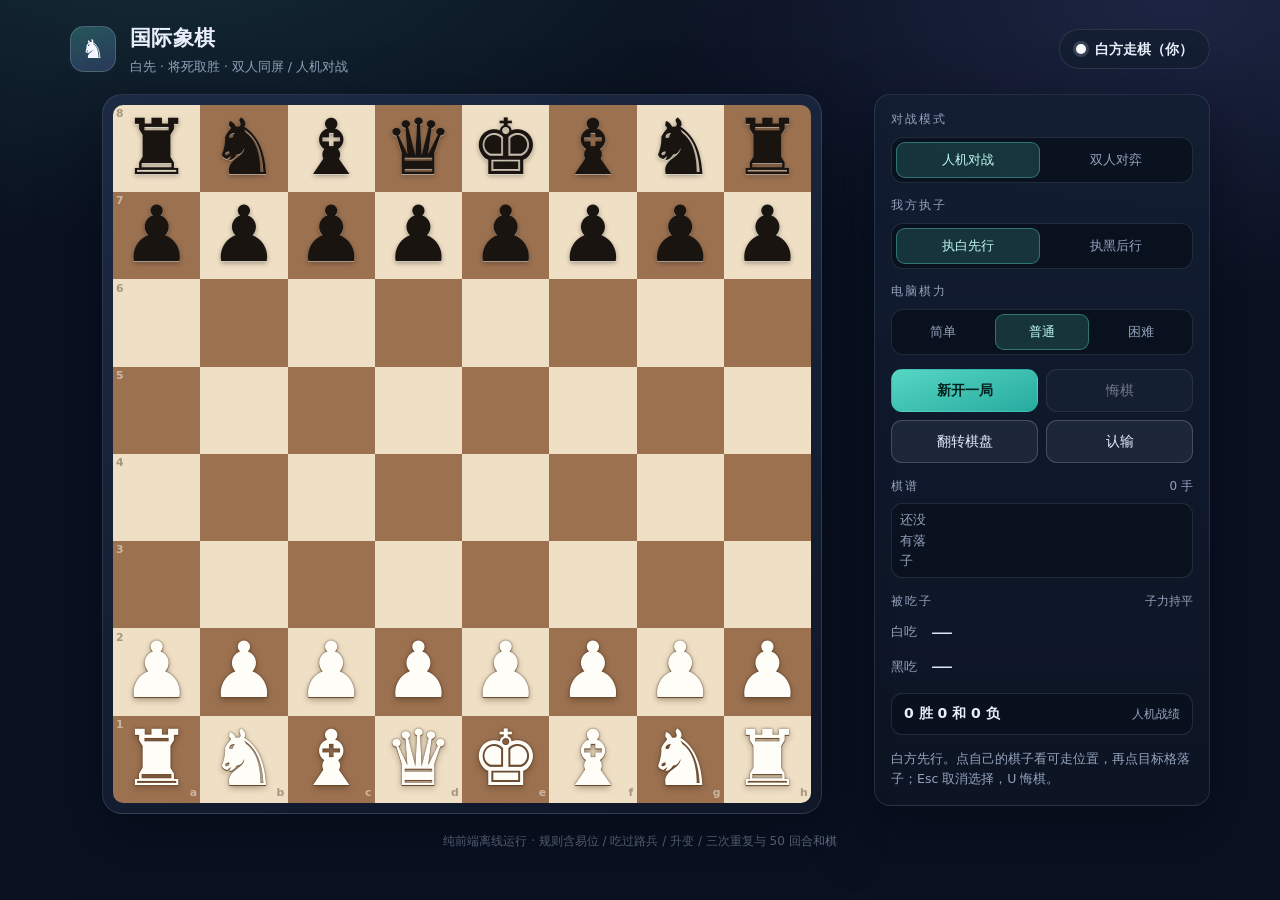
<file: chess/index.html>
<!DOCTYPE html>
<html lang="zh-CN">
<head>
<meta charset="utf-8">
<meta name="viewport" content="width=device-width, initial-scale=1, viewport-fit=cover">
<meta name="theme-color" content="#101827">
<title>国际象棋 · 双人对弈与电脑对战</title>
<meta name="description" content="标准 8×8 国际象棋：白先、将军与将死、王车易位、吃过路兵、兵升变一场齐全。">
<link rel="stylesheet" href="style.css">
</head>
<body>
<div class="app">

  <header class="topbar">
    <div class="brand">
      <span class="brand-mark" aria-hidden="true">♞</span>
      <div>
        <h1>国际象棋</h1>
        <p class="brand-sub">白先 · 将死取胜 · 双人同屏 / 人机对战</p>
      </div>
    </div>
    <div class="turn-chip" id="statusChip">
      <span class="turn-dot" id="turnDot" aria-hidden="true"></span>
      <span id="statusText">白方走棋</span>
    </div>
  </header>

  <main class="stage">
    <section class="board-area">
      <div class="board-frame">
        <div class="board" id="board" role="grid" aria-label="国际象棋棋盘，点棋子选中，再点目标格落子"></div>
        <div class="promote" id="promote" hidden>
          <p class="promote-title">兵的升变</p>
          <div class="promote-row" id="promoRow"></div>
        </div>
        <div class="result" id="result" hidden>
          <div class="result-card">
            <p class="result-kicker" id="resultKicker">本局结束</p>
            <h2 class="result-title" id="resultTitle">白方胜</h2>
            <p class="result-copy" id="resultCopy"></p>
            <div class="result-actions">
              <button class="btn primary" id="againBtn" type="button">再来一局</button>
              <button class="btn" id="reviewBtn" type="button">看看棋盘</button>
            </div>
          </div>
        </div>
      </div>
      <p class="sr-only" id="liveStatus" aria-live="polite">白方走棋</p>
    </section>

    <aside class="panel">
      <div class="group">
        <span class="group-label">对战模式</span>
        <div class="seg" id="modeRow">
          <button class="seg-btn is-on" type="button" data-mode="ai">人机对战</button>
          <button class="seg-btn" type="button" data-mode="pvp">双人对弈</button>
        </div>
      </div>

      <div class="group" id="sideGroup">
        <span class="group-label">我方执子</span>
        <div class="seg" id="sideRow">
          <button class="seg-btn is-on" type="button" data-side="w">执白先行</button>
          <button class="seg-btn" type="button" data-side="b">执黑后行</button>
        </div>
      </div>

      <div class="group" id="levelGroup">
        <span class="group-label">电脑棋力</span>
        <div class="seg" id="levelRow">
          <button class="seg-btn" type="button" data-level="easy">简单</button>
          <button class="seg-btn is-on" type="button" data-level="normal">普通</button>
          <button class="seg-btn" type="button" data-level="hard">困难</button>
        </div>
      </div>

      <div class="actions">
        <button class="btn primary" id="newBtn" type="button">新开一局</button>
        <button class="btn" id="undoBtn" type="button">悔棋</button>
        <button class="btn" id="flipBtn" type="button">翻转棋盘</button>
        <button class="btn" id="resignBtn" type="button">认输</button>
      </div>

      <div class="group">
        <div class="group-head">
          <span class="group-label">棋谱</span>
          <span class="group-note" id="moveCount">0 手</span>
        </div>
        <ol class="moves" id="moveList"><li class="moves-empty">还没有落子</li></ol>
      </div>

      <div class="group">
        <div class="group-head">
          <span class="group-label">被吃子</span>
          <span class="group-note" id="materialNote">子力持平</span>
        </div>
        <div class="captured"><span class="cap-label">白吃</span><span class="cap-line" id="capturedW">—</span></div>
        <div class="captured"><span class="cap-label">黑吃</span><span class="cap-line" id="capturedB">—</span></div>
      </div>

      <div class="hud">
        <div class="hud-item"><b id="recVal">0 胜 0 和 0 负</b><span>人机战绩</span></div>
      </div>

      <p class="tip">白方先行。点自己的棋子看可走位置，再点目标格落子；Esc 取消选择，U 悔棋。</p>
    </aside>
  </main>

  <footer class="foot">纯前端离线运行 · 规则含易位 / 吃过路兵 / 升变 / 三次重复与 50 回合和棋</footer>
</div>

<script src="logic.js"></script>
<script src="ai.js"></script>
<script src="game.js"></script>
</body>
</html>
</file>
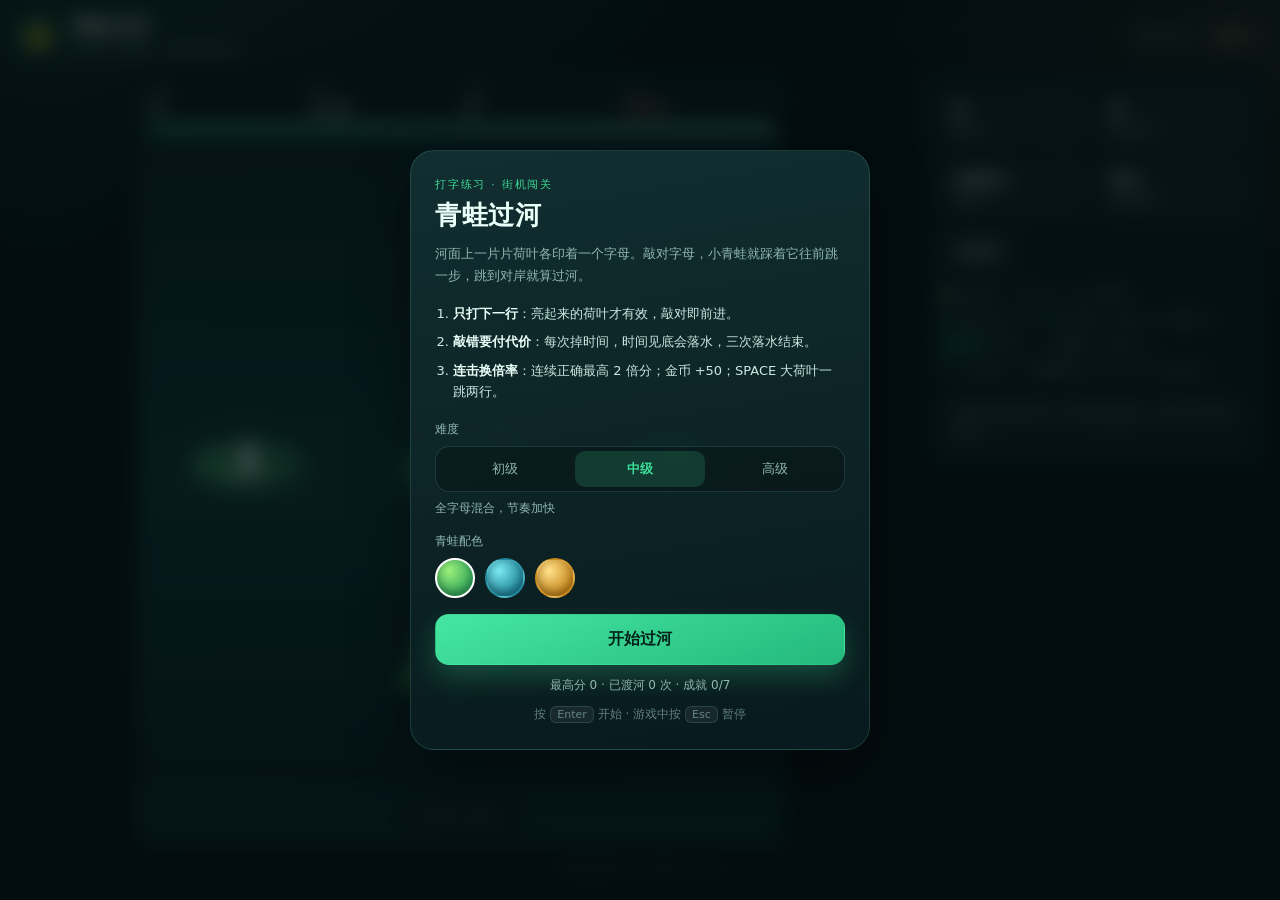
<file: frog-typing/index.html>
<!DOCTYPE html>
<html lang="zh-CN">
<head>
<meta charset="utf-8">
<meta name="viewport" content="width=device-width, initial-scale=1, viewport-fit=cover">
<meta name="theme-color" content="#07181c">
<meta name="description" content="敲对荷叶上的字母，帮小青蛙跳过河流：连击加分、金币道具、SPACE 大荷叶冲刺，支持初级/中级/高级三档难度。">
<title>青蛙过河 · 打字闯关</title>
<link rel="stylesheet" href="style.css">
</head>
<body>
<div class="app">

  <header class="topbar">
    <div class="brand">
      <span class="brand-mark" aria-hidden="true">🐸</span>
      <div>
        <h1>青蛙过河</h1>
        <p class="brand-sub">敲字母 · 跳荷叶 · 渡河收集金币</p>
      </div>
    </div>
    <div class="chips">
      <span class="chip" id="levelChip">第 1 关</span>
      <span class="chip gold" id="recordChip">最高 0</span>
    </div>
  </header>

  <main class="stage">
    <div class="pond">
      <div class="hud-bar">
        <div class="hud">
          <div class="hud-cell"><span>分数</span><b id="scoreVal">0</b></div>
          <div class="hud-cell"><span>倍率</span><b id="comboVal">×1.0</b></div>
          <div class="hud-cell"><span>金币</span><b id="coinVal">0</b></div>
          <div class="hud-cell"><span>生命</span><b id="lifeVal" class="lives">❤❤❤</b></div>
        </div>
        <div class="timebar" id="timebar"><i id="timeFill"></i></div>
      </div>

      <canvas id="river" width="760" height="760" aria-label="青蛙过河游戏画面：敲下荷叶上的字母让小青蛙跳到对岸"></canvas>

      <div class="prompt" id="promptBar">
        <span class="prompt-label" id="promptLabel">敲下荷叶上的字母</span>
        <span class="prompt-keys" id="promptKeys"></span>
      </div>

      <div class="banner" id="banner" hidden><span id="bannerText"></span></div>
      <p class="sr-only" id="liveStatus" aria-live="polite"></p>
    </div>

    <aside class="panel">
      <div class="stat-grid">
        <div><b id="bestVal">0</b><span>最高分</span></div>
        <div><b id="bestComboVal">0</b><span>最高连击</span></div>
        <div><b id="accuracyVal">100%</b><span>正确率</span></div>
        <div><b id="progressVal">0%</b><span>渡河进度</span></div>
      </div>

      <div class="actions">
        <button class="btn primary" id="pauseBtn" type="button" hidden>暂停</button>
        <button class="btn" id="restartBtn" type="button" hidden>重开本关</button>
        <button class="btn" id="homeBtn" type="button">换难度</button>
      </div>

      <div class="legend">
        <p><b class="ico gold">●</b> 金币荷叶：+50 分，计入金币数</p>
        <p><b class="ico">⏱</b> 时间沙漏 +5s · <b class="ico">🛡</b> 护盾挡一次失误 · <b class="ico">❄</b> 缓流 8s</p>
        <p><b class="ico">SPACE</b> 大荷叶：一次跳两行，分数 ×3</p>
        <p><b class="ico">← →</b> 选目标 · <b class="ico">↑</b> 慢慢挪过去（扣 2 秒、不给连击）</p>
      </div>

      <p class="tip" id="tipText">按错字母会掉时间，时间见底就落水。落水三次本局结束。</p>
    </aside>
  </main>

  <footer class="foot">纯前端离线运行 · 键盘为唯一主角</footer>
</div>

<section class="overlay" id="startPanel">
  <div class="sheet">
    <p class="kicker">打字练习 · 街机闯关</p>
    <h2 class="sheet-title">青蛙过河</h2>
    <p class="lead">河面上一片片荷叶各印着一个字母。敲对字母，小青蛙就踩着它往前跳一步，跳到对岸就算过河。</p>

    <ol class="rules">
      <li><b>只打下一行</b>：亮起来的荷叶才有效，敲对即前进。</li>
      <li><b>敲错要付代价</b>：每次掉时间，时间见底会落水，三次落水结束。</li>
      <li><b>连击换倍率</b>：连续正确最高 2 倍分；金币 +50；SPACE 大荷叶一跳两行。</li>
    </ol>

    <div class="field">
      <span class="field-label">难度</span>
      <div class="seg" id="diffRow">
        <button class="seg-btn" type="button" data-diff="easy">初级</button>
        <button class="seg-btn is-on" type="button" data-diff="normal">中级</button>
        <button class="seg-btn" type="button" data-diff="hard">高级</button>
      </div>
      <p class="field-hint" id="diffHint">全字母混合，节奏加快</p>
    </div>

    <div class="field">
      <span class="field-label">青蛙配色</span>
      <div class="skins" id="skinRow">
        <button class="skin lime is-on" type="button" data-skin="lime" aria-label="翠绿青蛙"></button>
        <button class="skin cyan" type="button" data-skin="cyan" aria-label="青蓝青蛙"></button>
        <button class="skin gold" type="button" data-skin="gold" aria-label="金色青蛙"></button>
      </div>
    </div>

    <button class="btn primary big" id="startBtn" type="button">开始过河</button>
    <p class="meta" id="startMeta">最高分 0 · 已渡河 0 次</p>
    <p class="meta dim">按 <kbd>Enter</kbd> 开始 · 游戏中按 <kbd>Esc</kbd> 暂停</p>
  </div>
</section>

<section class="overlay" id="result" hidden>
  <div class="sheet">
    <p class="kicker" id="resultKicker">本局结束</p>
    <h2 class="sheet-title" id="resultTitle">落水了</h2>
    <p class="score-row"><span id="resultScore">0</span><small>分</small></p>
    <p class="result-copy" id="resultCopy"></p>
    <div class="result-grid" id="resultGrid"></div>
    <div class="badges" id="resultBadges"></div>
    <div class="row">
      <button class="btn primary" id="nextBtn" type="button" hidden>进入下一关</button>
      <button class="btn" id="againBtn" type="button">再来一次</button>
      <button class="btn ghost" id="toHomeBtn" type="button">换难度</button>
    </div>
  </div>
</section>

<section class="overlay" id="pausePanel" hidden>
  <div class="sheet small">
    <h2 class="sheet-title">暂停中</h2>
    <p class="lead">深呼吸，回来时荷叶还在这儿。</p>
    <div class="row">
      <button class="btn primary" id="resumeBtn" type="button">继续（Esc）</button>
      <button class="btn ghost" id="quitBtn" type="button">回到设置</button>
    </div>
  </div>
</section>

<script src="logic.js"></script>
<script src="game.js"></script>
</body>
</html>
</file>
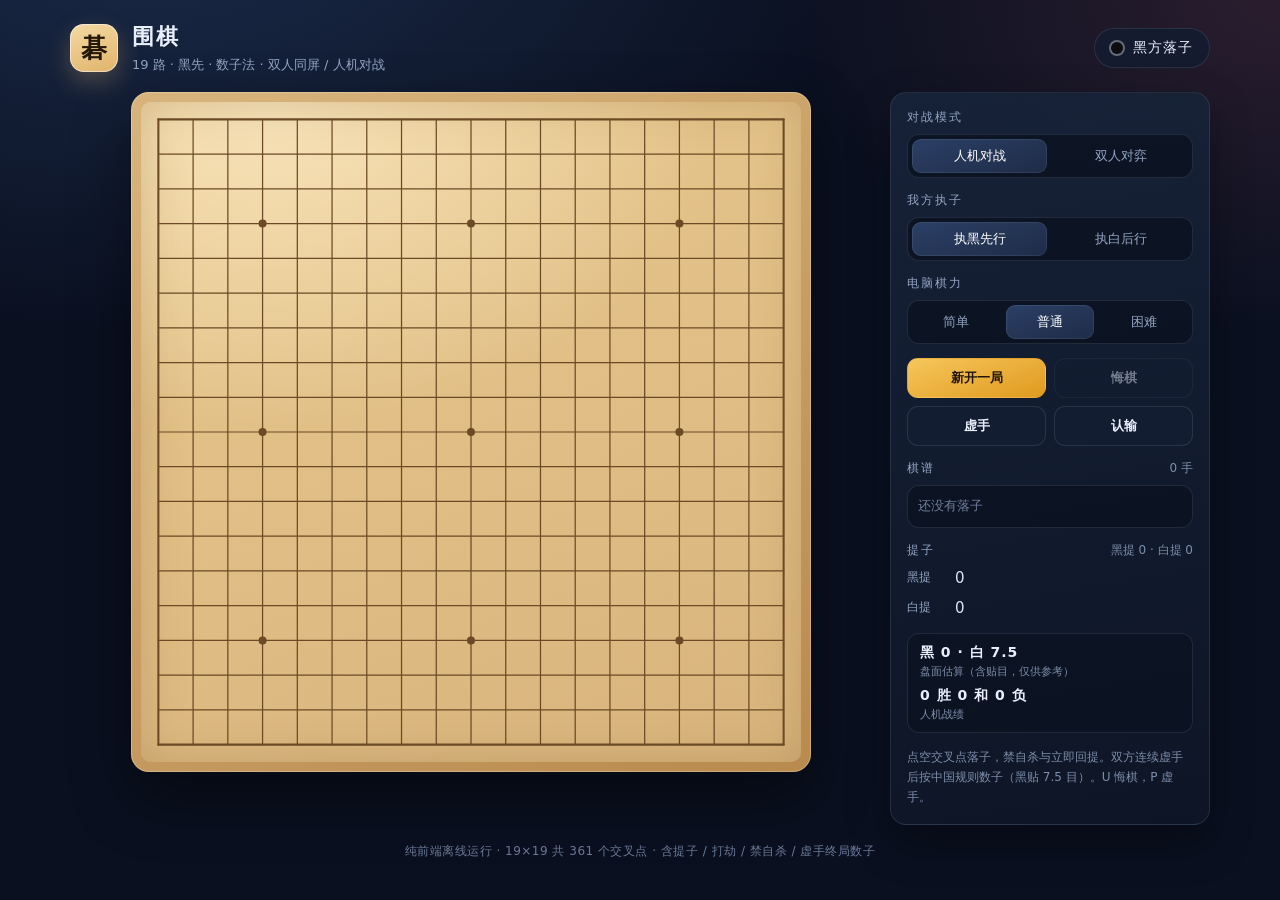
<file: go/index.html>
<!DOCTYPE html>
<html lang="zh-CN">
<head>
<meta charset="utf-8">
<meta name="viewport" content="width=device-width, initial-scale=1, viewport-fit=cover">
<meta name="theme-color" content="#101827">
<title>围棋 · 19 路对弈与电脑对战</title>
<meta name="description" content="标准 19 路围棋：黑先、提子、禁自杀、打劫禁手与连续虚手后数子，支持人机对战与同屏双人。">
<link rel="stylesheet" href="style.css">
</head>
<body>
<div class="app">

  <header class="topbar">
    <div class="brand">
      <span class="brand-mark" aria-hidden="true">碁</span>
      <div>
        <h1>围棋</h1>
        <p class="brand-sub">19 路 · 黑先 · 数子法 · 双人同屏 / 人机对战</p>
      </div>
    </div>
    <div class="turn-chip" id="statusChip">
      <span class="turn-dot" id="turnDot" aria-hidden="true"></span>
      <span id="statusText">黑方落子</span>
    </div>
  </header>

  <main class="stage">
    <section class="board-area">
      <div class="board-frame">
        <div class="board" id="board" role="grid" aria-label="19 路围棋棋盘，点空交叉点落子">
          <svg class="grid" id="grid" viewBox="0 0 900 900" aria-hidden="true" preserveAspectRatio="none"></svg>
          <div class="points" id="points"></div>
        </div>
        <div class="result" id="result" hidden>
          <div class="result-card">
            <p class="result-kicker" id="resultKicker">本局结束</p>
            <h2 class="result-title" id="resultTitle">黑方胜</h2>
            <p class="result-copy" id="resultCopy"></p>
            <div class="result-actions">
              <button class="btn primary" id="againBtn" type="button">再来一局</button>
              <button class="btn" id="reviewBtn" type="button">看看棋盘</button>
            </div>
          </div>
        </div>
      </div>
      <p class="sr-only" id="liveStatus" aria-live="polite">黑方落子</p>
    </section>

    <aside class="panel">
      <div class="group">
        <span class="group-label">对战模式</span>
        <div class="seg" id="modeRow">
          <button class="seg-btn is-on" type="button" data-mode="ai">人机对战</button>
          <button class="seg-btn" type="button" data-mode="pvp">双人对弈</button>
        </div>
      </div>

      <div class="group" id="sideGroup">
        <span class="group-label">我方执子</span>
        <div class="seg" id="sideRow">
          <button class="seg-btn is-on" type="button" data-side="b">执黑先行</button>
          <button class="seg-btn" type="button" data-side="w">执白后行</button>
        </div>
      </div>

      <div class="group" id="levelGroup">
        <span class="group-label">电脑棋力</span>
        <div class="seg" id="levelRow">
          <button class="seg-btn" type="button" data-level="easy">简单</button>
          <button class="seg-btn is-on" type="button" data-level="normal">普通</button>
          <button class="seg-btn" type="button" data-level="hard">困难</button>
        </div>
      </div>

      <div class="actions">
        <button class="btn primary" id="newBtn" type="button">新开一局</button>
        <button class="btn" id="undoBtn" type="button">悔棋</button>
        <button class="btn" id="passBtn" type="button">虚手</button>
        <button class="btn" id="resignBtn" type="button">认输</button>
      </div>

      <div class="group">
        <div class="group-head">
          <span class="group-label">棋谱</span>
          <span class="group-note" id="moveCount">0 手</span>
        </div>
        <ol class="moves" id="moveList"><li class="moves-empty">还没有落子</li></ol>
      </div>

      <div class="group">
        <div class="group-head">
          <span class="group-label">提子</span>
          <span class="group-note" id="scoreNote">黑提 0 · 白提 0</span>
        </div>
        <div class="captured"><span class="cap-label">黑提</span><span class="cap-line" id="capB">0</span></div>
        <div class="captured"><span class="cap-label">白提</span><span class="cap-line" id="capW">0</span></div>
      </div>

      <div class="hud">
        <div class="hud-item"><b id="estimateVal">黑 0 · 白 7.5</b><span>盘面估算（含贴目，仅供参考）</span></div>
        <div class="hud-item"><b id="recVal">0 胜 0 和 0 负</b><span>人机战绩</span></div>
      </div>

      <p class="tip">点空交叉点落子，禁自杀与立即回提。双方连续虚手后按中国规则数子（黑贴 7.5 目）。U 悔棋，P 虚手。</p>
    </aside>
  </main>

  <footer class="foot">纯前端离线运行 · 19×19 共 361 个交叉点 · 含提子 / 打劫 / 禁自杀 / 虚手终局数子</footer>
</div>

<script src="logic.js"></script>
<script src="ai.js"></script>
<script src="game.js"></script>
</body>
</html>
</file>
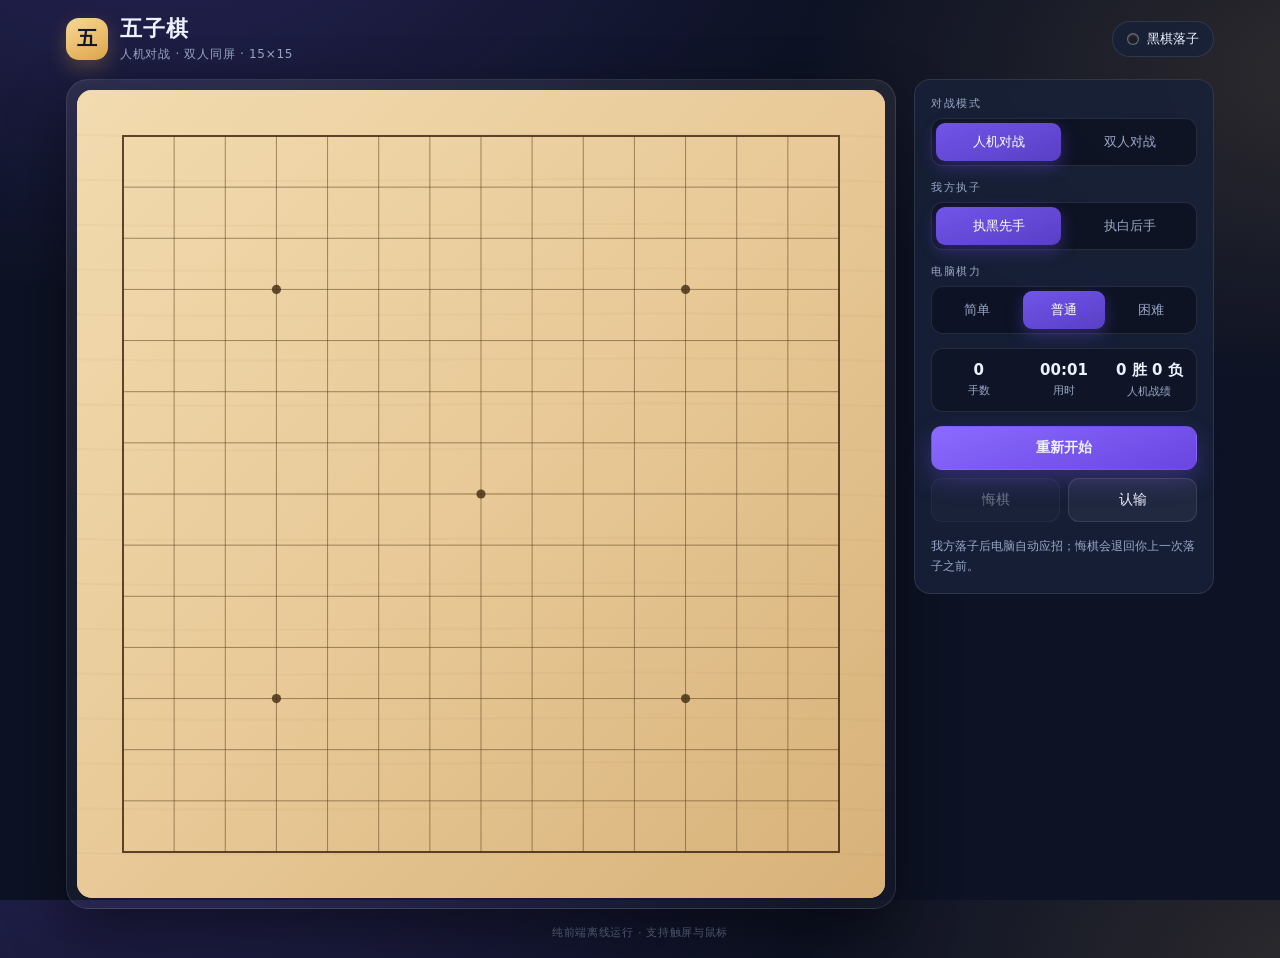
<file: gomoku/index.html>
<!DOCTYPE html>
<html lang="zh-CN">
<head>
<meta charset="utf-8">
<meta name="viewport" content="width=device-width, initial-scale=1, viewport-fit=cover">
<meta name="theme-color" content="#10172c">
<title>五子棋 · 人机对战与双人对战</title>
<link rel="stylesheet" href="style.css">
</head>
<body>
<div class="app">

  <header class="topbar">
    <div class="brand">
      <span class="brand-mark" aria-hidden="true">五</span>
      <div>
        <h1>五子棋</h1>
        <p class="brand-sub">人机对战 · 双人同屏 · 15×15</p>
      </div>
    </div>
    <div class="turn-chip" id="turnChip">
      <span class="turn-dot" id="turnDot" aria-hidden="true"></span>
      <span id="turnText">黑棋落子</span>
    </div>
  </header>

  <main class="stage">
    <div class="board-wrap">
      <canvas id="board" width="720" height="720" aria-label="五子棋棋盘，点交叉点落子"></canvas>
      <p class="sr-only" id="liveStatus" aria-live="polite">黑棋先行</p>
    </div>

    <aside class="panel">
      <div class="group">
        <span class="group-label">对战模式</span>
        <div class="seg" id="modeRow">
          <button class="seg-btn is-on" type="button" data-mode="ai">人机对战</button>
          <button class="seg-btn" type="button" data-mode="pvp">双人对战</button>
        </div>
      </div>

      <div class="group" id="sideGroup">
        <span class="group-label">我方执子</span>
        <div class="seg" id="sideRow">
          <button class="seg-btn is-on" type="button" data-side="1">执黑先手</button>
          <button class="seg-btn" type="button" data-side="2">执白后手</button>
        </div>
      </div>

      <div class="group" id="levelGroup">
        <span class="group-label">电脑棋力</span>
        <div class="seg" id="levelRow">
          <button class="seg-btn" type="button" data-level="easy">简单</button>
          <button class="seg-btn is-on" type="button" data-level="normal">普通</button>
          <button class="seg-btn" type="button" data-level="hard">困难</button>
        </div>
      </div>

      <div class="hud">
        <div class="hud-item"><b id="moveVal">0</b><span>手数</span></div>
        <div class="hud-item"><b id="clockVal">00:00</b><span>用时</span></div>
        <div class="hud-item"><b id="recordVal">0 胜 0 负</b><span>人机战绩</span></div>
      </div>

      <div class="actions">
        <button class="btn primary" id="restartBtn" type="button">重新开始</button>
        <button class="btn" id="undoBtn" type="button">悔棋</button>
        <button class="btn" id="resignBtn" type="button">认输</button>
      </div>

      <p class="tip" id="tipText">横、竖、斜任意方向连成五子即胜。点交叉点落子。</p>
    </aside>
  </main>

  <div class="result" id="result" hidden>
    <div class="result-card">
      <p class="result-kicker" id="resultKicker">本局结束</p>
      <h2 class="result-title" id="resultTitle">黑棋胜</h2>
      <p class="result-copy" id="resultCopy"></p>
      <div class="result-actions">
        <button class="btn primary" id="againBtn" type="button">再来一局</button>
        <button class="btn" id="closeResultBtn" type="button">看看棋盘</button>
      </div>
    </div>
  </div>

  <footer class="foot">纯前端离线运行 · 支持触屏与鼠标</footer>
</div>

<script src="logic.js"></script>
<script src="ai.js"></script>
<script src="game.js"></script>
</body>
</html>
</file>
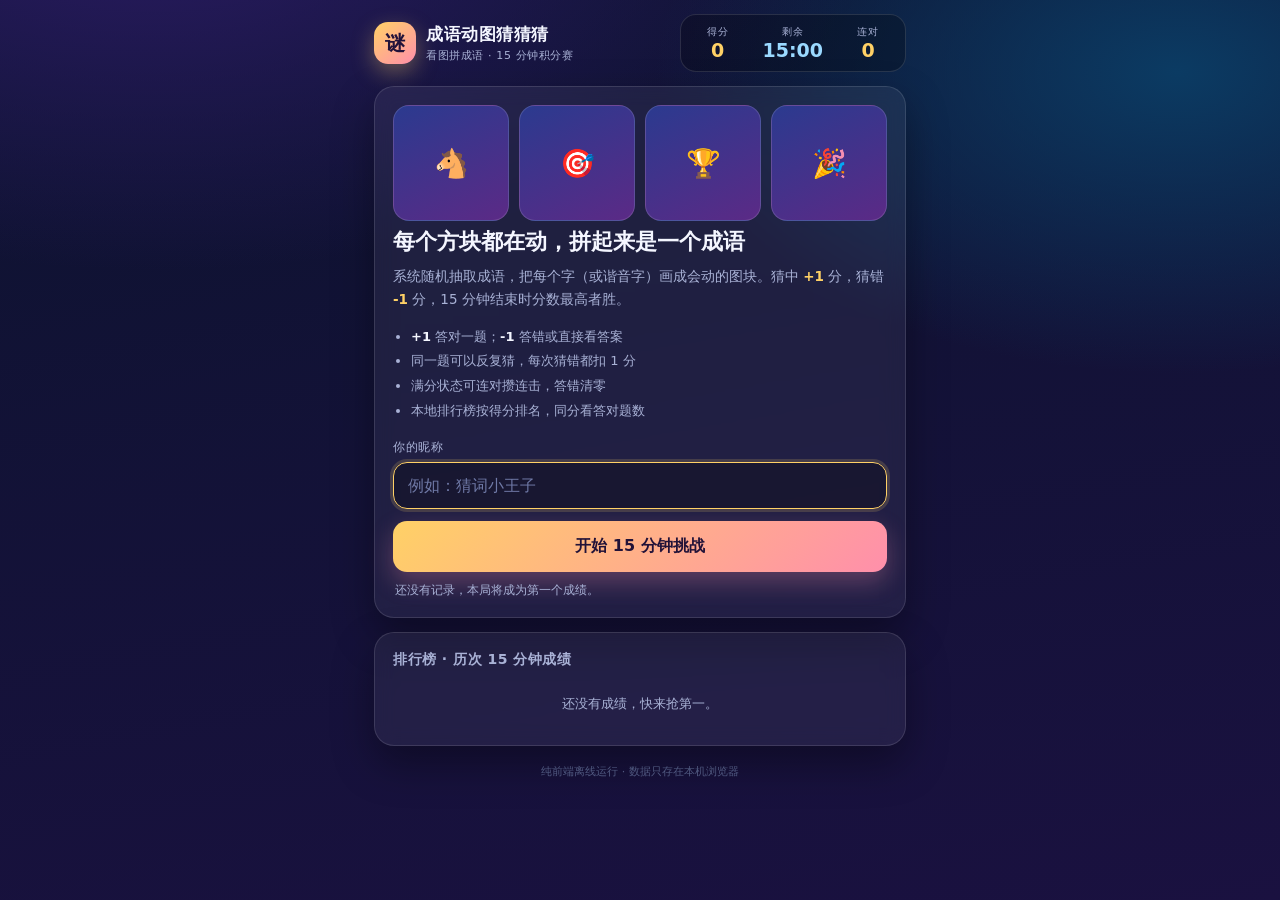
<file: idiom-anim/index.html>
<!DOCTYPE html>
<html lang="zh-CN">
<head>
<meta charset="utf-8">
<meta name="viewport" content="width=device-width, initial-scale=1, viewport-fit=cover">
<meta name="theme-color" content="#131a3a">
<title>成语动图猜猜猜 · 15 分钟挑战</title>
<link rel="stylesheet" href="style.css">
</head>
<body>
<div class="app" id="app">

  <header class="topbar">
    <div class="brand">
      <span class="brand-mark">谜</span>
      <div>
        <h1>成语动图猜猜猜</h1>
        <p class="brand-sub">看图拼成语 · 15 分钟积分赛</p>
      </div>
    </div>
    <div class="hud" id="hud" hidden>
      <div class="hud-item">
        <span class="hud-label">得分</span>
        <strong class="hud-value" id="scoreVal" aria-live="polite">0</strong>
      </div>
      <div class="hud-item">
        <span class="hud-label">剩余</span>
        <strong class="hud-value hud-clock" id="clockVal">15:00</strong>
      </div>
      <div class="hud-item">
        <span class="hud-label">连对</span>
        <strong class="hud-value" id="streakVal">0</strong>
      </div>
    </div>
  </header>

  <!-- 开始页 -->
  <section class="screen" id="startScreen">
    <div class="panel hero">
      <div class="hero-art" aria-hidden="true">
        <span class="art-tile a1">🐴</span>
        <span class="art-tile a2">🎯</span>
        <span class="art-tile a3">🏆</span>
        <span class="art-tile a4">🎉</span>
      </div>
      <h2>每个方块都在动，拼起来是一个成语</h2>
      <p class="hero-copy">系统随机抽取成语，把每个字（或谐音字）画成会动的图块。猜中 <b>+1</b> 分，猜错 <b>-1</b> 分，15 分钟结束时分数最高者胜。</p>
      <ul class="rules">
        <li><b>+1</b> 答对一题；<b>-1</b> 答错或直接看答案</li>
        <li>同一题可以反复猜，每次猜错都扣 1 分</li>
        <li>满分状态可连对攒连击，答错清零</li>
        <li>本地排行榜按得分排名，同分看答对题数</li>
      </ul>
      <label class="field">
        <span>你的昵称</span>
        <input id="nameInput" type="text" maxlength="12" placeholder="例如：猜词小王子" autocomplete="off">
      </label>
      <button class="btn btn-primary btn-lg" id="startBtn" type="button">开始 15 分钟挑战</button>
      <p class="hint-line" id="boardHint">还没有记录，本局将成为第一个成绩。</p>
    </div>
    <div class="panel">
      <h3 class="panel-title">排行榜 · 历次 15 分钟成绩</h3>
      <div class="board" id="startBoard"></div>
    </div>
  </section>

  <!-- 游戏中 -->
  <section class="screen" id="playScreen" hidden>
    <div class="panel play">
      <div class="qmeta">
        <span id="qIndex">第 1 题</span>
        <span class="qmeta-dot"></span>
        <span id="qLen">4 个字</span>
      </div>

      <div class="tiles" id="tiles" aria-label="成语图块"></div>

      <div class="slots" id="slots" aria-label="答案字数"></div>

      <form class="guess" id="guessForm" autocomplete="off">
        <input id="guessInput" type="text" inputmode="text" maxlength="12"
               placeholder="输入你猜到的成语" aria-label="输入成语" autocomplete="off" autocorrect="off" spellcheck="false">
        <button class="btn btn-primary" id="submitBtn" type="submit">确认</button>
      </form>

      <div class="guesslog" id="guessLog" aria-live="polite"></div>

      <div class="play-actions">
        <button class="btn btn-ghost" id="revealBtn" type="button">看答案（-1）</button>
        <button class="btn btn-ghost" id="pauseBtn" type="button">暂停</button>
        <button class="btn btn-ghost" id="endBtn" type="button">结束本局</button>
      </div>
    </div>
    <div class="panel tip">
      <span class="tip-key">提示</span>
      图块之间没有空格，按顺序念出来；碰到念不通的字，试试点它的谐音。
    </div>
  </section>

  <!-- 结算 -->
  <section class="screen" id="overScreen" hidden>
    <div class="panel result">
      <p class="result-kicker">本局结束</p>
      <p class="result-score"><span id="finalScore">0</span><small>分</small></p>
      <p class="result-rank" id="finalRank">—</p>
      <div class="result-grid">
        <div><b id="finalCorrect">0</b><span>答对</span></div>
        <div><b id="finalWrong">0</b><span>答错</span></div>
        <div><b id="finalAcc">0%</b><span>正确率</span></div>
        <div><b id="finalStreak">0</b><span>最佳连对</span></div>
      </div>
      <label class="field">
        <span>记录到排行榜</span>
        <div class="field-row">
          <input id="saveName" type="text" maxlength="12" placeholder="昵称" autocomplete="off">
          <button class="btn btn-primary" id="saveBtn" type="button">提交成绩</button>
        </div>
      </label>
      <div class="board" id="overBoard"></div>
      <div class="result-actions">
        <button class="btn btn-primary" id="restartBtn" type="button">再来一局</button>
        <button class="btn btn-ghost" id="homeBtn" type="button">回到首页</button>
      </div>
    </div>
  </section>

  <div class="overlay" id="pauseOverlay" hidden>
    <div class="overlay-card">
      <h3>已暂停</h3>
      <p>倒计时停住了，回来继续。</p>
      <button class="btn btn-primary" id="resumeBtn" type="button">继续游戏</button>
    </div>
  </div>

  <div class="toast" id="toast" hidden></div>
  <canvas class="confetti" id="confetti" aria-hidden="true"></canvas>
  <footer class="foot">纯前端离线运行 · 数据只存在本机浏览器</footer>
</div>

<script src="data.js"></script>
<script src="logic.js"></script>
<script src="game.js"></script>
</body>
</html>
</file>
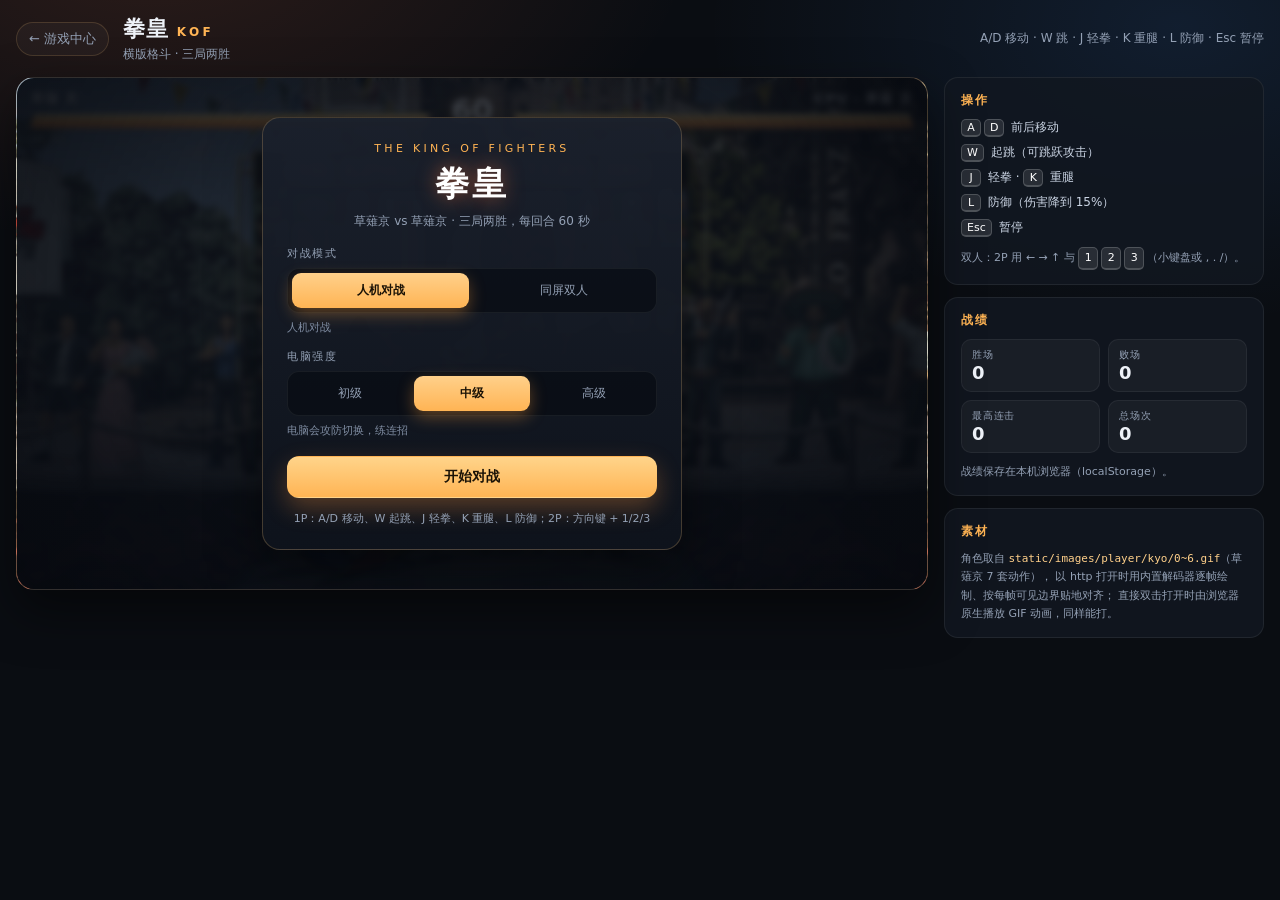
<file: kof/index.html>
<!DOCTYPE html>
<html lang="zh-CN">

<head>
  <meta charset="UTF-8" />
  <meta name="viewport" content="width=device-width, initial-scale=1.0, maximum-scale=1.0, user-scalable=no" />
  <title>拳皇 · KOF</title>
  <meta name="description" content="草薙京登场的横版格斗：轻拳重腿、防御反击、三局两胜，人机或同屏双人对战。" />
  <link rel="stylesheet" href="./style.css" />
</head>

<body>
  <div class="app">
    <header class="topbar">
      <a class="back" href="../index.html">← 游戏中心</a>
      <div class="brand">
        <h1>拳皇 <span>KOF</span></h1>
        <p>横版格斗 · 三局两胜</p>
      </div>
      <p class="hint">A/D 移动 · W 跳 · J 轻拳 · K 重腿 · L 防御 · Esc 暂停</p>
    </header>

    <div class="stage">
      <div class="arena" id="arena">
        <canvas id="screen" width="1280" height="720"
          aria-label="拳皇对战画面：左右两名格斗家在水岸街景中对战"></canvas>

        <div class="hud">
          <div class="side">
            <div class="name-row">
              <b class="p-name">草薙 京</b>
              <span class="combo" id="combo0"></span>
            </div>
            <div class="hp"><i class="hp-ghost" id="hpGhost0"></i><i class="hp-fill" id="hp0"></i></div>
            <div class="pips" id="pips0"><em></em><em></em></div>
          </div>

          <div class="timer" id="timer">60</div>

          <div class="side side-right">
            <div class="name-row">
              <span class="combo" id="combo1"></span>
              <b class="p-name" id="name1">CPU · 草薙 京</b>
            </div>
            <div class="hp hp-right"><i class="hp-ghost" id="hpGhost1"></i><i class="hp-fill" id="hp1"></i></div>
            <div class="pips pips-right" id="pips1"><em></em><em></em></div>
          </div>
        </div>

        <div class="banner" id="banner" hidden>
          <b id="bannerMain">K.O.</b>
          <span id="bannerSub"></span>
        </div>

        <div class="touch" id="touchPad">
          <div class="pad pad-move">
            <button type="button" data-key="left" aria-label="后退">◀</button>
            <button type="button" data-key="right" aria-label="前进">▶</button>
          </div>
          <div class="pad pad-act">
            <button type="button" data-key="block" aria-label="防御">防</button>
            <button type="button" data-key="up" aria-label="跳跃">跳</button>
            <button type="button" data-key="light" aria-label="轻拳">拳</button>
            <button type="button" data-key="heavy" aria-label="重腿">腿</button>
          </div>
        </div>

        <div class="overlay" id="menu">
          <div class="sheet">
            <p class="sheet-kicker">THE KING OF FIGHTERS</p>
            <h2 class="sheet-title">拳皇</h2>
            <p class="sheet-sub">草薙京 vs 草薙京 · 三局两胜，每回合 60 秒</p>

            <div class="field">
              <span class="label">对战模式</span>
              <div class="seg" id="modeRow">
                <button type="button" data-mode="cpu" class="is-on">人机对战</button>
                <button type="button" data-mode="vs">同屏双人</button>
              </div>
              <p class="field-hint" id="modeHint">人机对战</p>
            </div>

            <div class="field">
              <span class="label">电脑强度</span>
              <div class="seg" id="diffRow">
                <button type="button" data-diff="easy">初级</button>
                <button type="button" data-diff="normal" class="is-on">中级</button>
                <button type="button" data-diff="hard">高级</button>
              </div>
              <p class="field-hint" id="diffHint">电脑会攻防切换，练连招</p>
            </div>

            <button type="button" class="btn primary wide" id="startBtn">开始对战</button>
            <p class="sheet-note" id="playHint">1P：A/D 移动、W 起跳、J 轻拳、K 重腿、L 防御；2P：方向键 + 1/2/3</p>
          </div>
        </div>

        <div class="overlay" id="pausePanel" hidden>
          <div class="sheet narrow">
            <h2 class="sheet-title small">暂停</h2>
            <div class="btn-col">
              <button type="button" class="btn primary" id="resumeBtn">继续对战</button>
              <button type="button" class="btn" id="restartBtn">重新开始</button>
              <button type="button" class="btn ghost" id="quitBtn">返回菜单</button>
            </div>
          </div>
        </div>

        <div class="overlay" id="result" hidden>
          <div class="sheet">
            <p class="sheet-kicker" id="resultSub">本场结束</p>
            <h2 class="sheet-title" id="resultTitle">WINNER</h2>
            <div class="stat-grid">
              <div class="stat"><span>命中</span><b id="statHits">0</b></div>
              <div class="stat"><span>总伤害</span><b id="statDamage">0</b></div>
              <div class="stat"><span>格挡</span><b id="statBlocks">0</b></div>
              <div class="stat"><span>最高连击</span><b id="statCombo">0</b></div>
            </div>
            <div class="btn-col">
              <button type="button" class="btn primary" id="againBtn">再战一场</button>
              <button type="button" class="btn ghost" id="menuBtn">返回菜单</button>
            </div>
          </div>
        </div>
      </div>

      <aside class="panel">
        <section class="card">
          <h3>操作</h3>
          <ul class="keylist">
            <li><kbd>A</kbd><kbd>D</kbd> 前后移动</li>
            <li><kbd>W</kbd> 起跳（可跳跃攻击）</li>
            <li><kbd>J</kbd> 轻拳 · <kbd>K</kbd> 重腿</li>
            <li><kbd>L</kbd> 防御（伤害降到 15%）</li>
            <li><kbd>Esc</kbd> 暂停</li>
          </ul>
          <p class="tip">双人：2P 用 ← → ↑ 与 <kbd>1</kbd><kbd>2</kbd><kbd>3</kbd>（小键盘或 , . /）。</p>
        </section>

        <section class="card">
          <h3>战绩</h3>
          <div class="stat-grid">
            <div class="stat"><span>胜场</span><b id="recWins">0</b></div>
            <div class="stat"><span>败场</span><b id="recLoses">0</b></div>
            <div class="stat"><span>最高连击</span><b id="recCombo">0</b></div>
            <div class="stat"><span>总场次</span><b id="recMatches">0</b></div>
          </div>
          <p class="tip">战绩保存在本机浏览器（localStorage）。</p>
        </section>

        <section class="card">
          <h3>素材</h3>
          <p class="tip">角色取自 <code>static/images/player/kyo/0~6.gif</code>（草薙京 7 套动作），
            以 http 打开时用内置解码器逐帧绘制、按每帧可见边界贴地对齐；
            直接双击打开时由浏览器原生播放 GIF 动画，同样能打。</p>
        </section>
      </aside>
    </div>
  </div>

  <script src="./logic.js"></script>
  <script src="./game.js"></script>
  <script type="module">
    import { GIF } from './static/js/utils/gif.js';
    window.KofGifDecoder = GIF;
    window.dispatchEvent(new Event('kof:gif-ready'));
  </script>
</body>

</html>
</file>
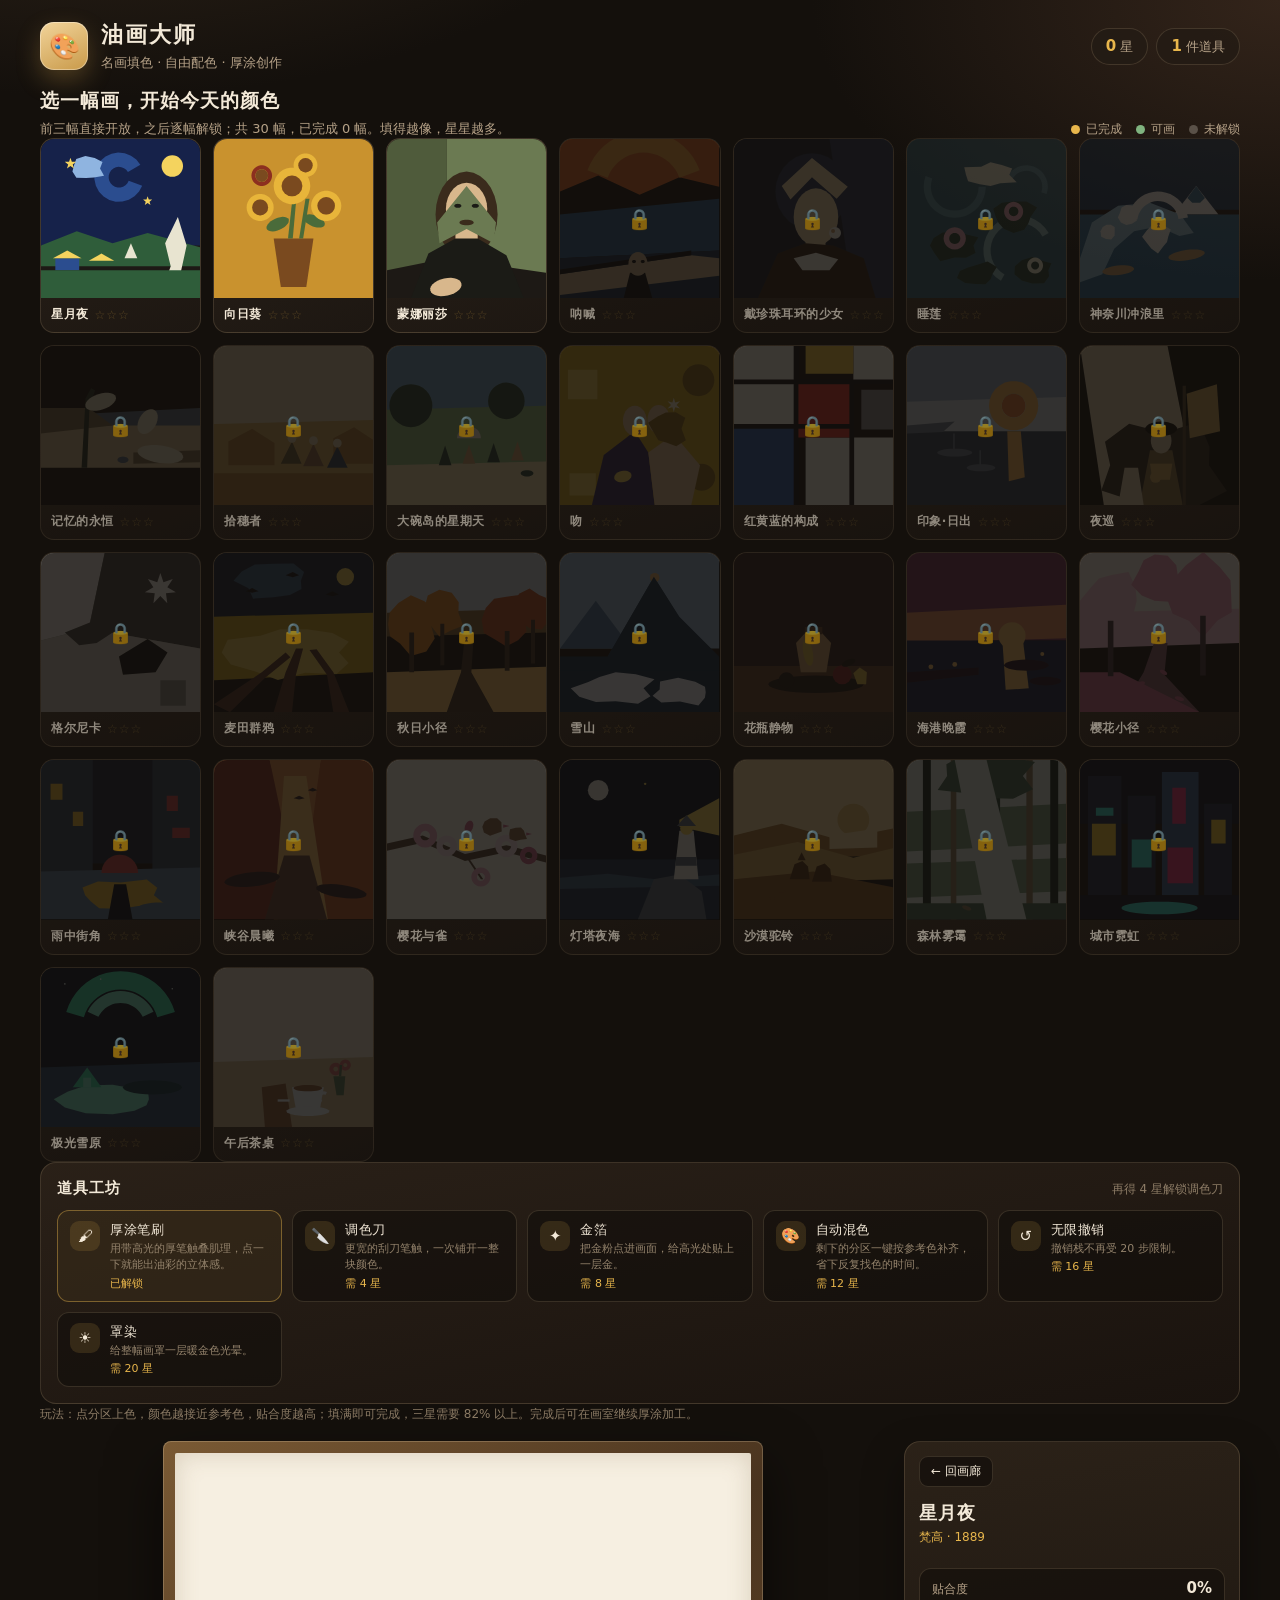
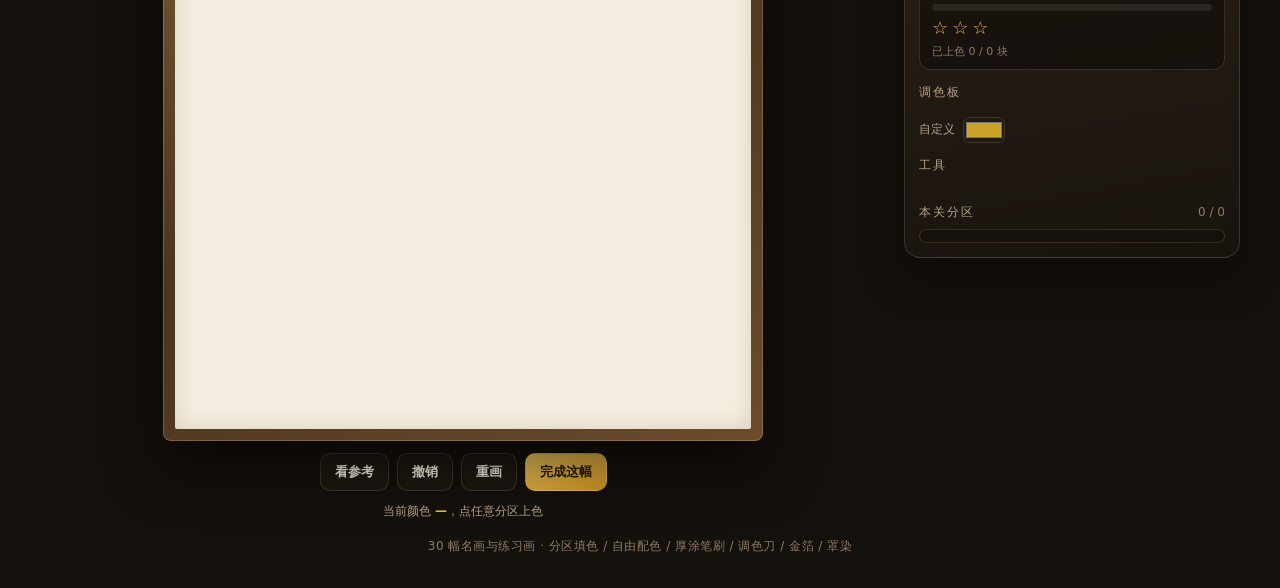
<file: oil-painting/index.html>
<!DOCTYPE html>
<html lang="zh-CN">
<head>
<meta charset="utf-8">
<meta name="viewport" content="width=device-width, initial-scale=1, viewport-fit=cover">
<meta name="theme-color" content="#1a1410">
<title>油画大师 · 名画填色与厚涂创作</title>
<meta name="description" content="30 幅世界名画与练习画：分区填色、自由配色、厚涂笔刷与调色刀，攒星解锁专业道具。">
<link rel="stylesheet" href="style.css">
</head>
<body>
<div class="app" id="app" data-view="gallery">

  <header class="topbar">
    <div class="brand">
      <span class="brand-mark" aria-hidden="true">🎨</span>
      <div>
        <h1>油画大师</h1>
        <p class="brand-sub">名画填色 · 自由配色 · 厚涂创作</p>
      </div>
    </div>
    <div class="stats">
      <span class="stat"><b id="starStat">0</b> 星</span>
      <span class="stat"><b id="propStat">1</b> 件道具</span>
    </div>
  </header>

  <main class="gallery-view" id="galleryView">
    <div class="gallery-head">
      <div>
        <h2>选一幅画，开始今天的颜色</h2>
        <p id="galleryNote">前三幅直接开放，之后逐幅解锁；填得越像，星星越多。</p>
      </div>
      <div class="gallery-legend">
        <span class="dot done"></span>已完成
        <span class="dot open"></span>可画
        <span class="dot locked"></span>未解锁
      </div>
    </div>

    <div class="gallery" id="galleryGrid"></div>

    <section class="props-panel">
      <div class="group-head">
        <h3>道具工坊</h3>
        <span class="group-note" id="propNote">再得 4 星解锁调色刀</span>
      </div>
      <ul class="prop-list" id="propList"></ul>
    </section>

    <p class="tip">玩法：点分区上色，颜色越接近参考色，贴合度越高；填满即可完成，三星需要 82% 以上。完成后可在画室继续厚涂加工。</p>
  </main>

  <main class="studio-view" id="studioView" hidden>
    <section class="canvas-area">
      <div class="canvas-frame">
        <div class="canvas-stack" id="canvasStack">
          <svg class="artwork" id="artwork" viewBox="0 0 400 400" aria-label="画布"></svg>
          <canvas class="paint-layer" id="paintLayer" width="800" height="800"></canvas>
          <div class="glaze" id="glazeLayer"></div>
        </div>
        <div class="result" id="result" hidden>
          <div class="result-card">
            <p class="result-kicker">完成装裱</p>
            <h2 class="result-stars" id="resultStars">☆☆☆</h2>
            <p class="result-title" id="resultTitle">贴合度 0%</p>
            <p class="result-copy" id="resultCopy"></p>
            <div class="result-actions">
              <button class="btn primary" id="nextBtn" type="button">下一幅</button>
              <button class="btn" id="retryBtn" type="button">再画一次</button>
              <button class="btn" id="resultGalleryBtn" type="button">回画廊</button>
            </div>
          </div>
        </div>
      </div>

      <div class="canvas-bar">
        <button class="btn" id="refBtn" type="button">看参考</button>
        <button class="btn" id="undoBtn" type="button">撤销</button>
        <button class="btn" id="resetBtn" type="button">重画</button>
        <button class="btn primary" id="doneBtn" type="button">完成这幅</button>
      </div>
      <p class="canvas-note" id="canvasNote">当前颜色 <b id="brushName">—</b>，点任意分区上色</p>
    </section>

    <aside class="panel">
      <button class="back-btn" id="backBtn" type="button">← 回画廊</button>

      <div class="art-meta">
        <h2 id="artTitle">星月夜</h2>
        <p class="art-artist" id="artArtist">梵高 · 1889</p>
        <p class="art-hint" id="artHint"></p>
      </div>

      <div class="fit">
        <div class="fit-head"><span>贴合度</span><b id="fitVal">0%</b></div>
        <div class="fit-bar"><span id="fitBar"></span></div>
        <div class="stars" id="starsVal">☆☆☆</div>
        <p class="fit-note" id="fitNote">已上色 0 / 0 块</p>
      </div>

      <div class="group">
        <span class="group-label">调色板</span>
        <div class="palette" id="palette"></div>
        <label class="color-pick">
          <span>自定义</span>
          <input type="color" id="colorInput" value="#c9a227" aria-label="自定义颜色">
        </label>
      </div>

      <div class="group">
        <span class="group-label">工具</span>
        <div class="tools" id="toolRow"></div>
        <p class="prop-hint" id="propHint"></p>
      </div>

      <div class="group">
        <div class="group-head">
          <span class="group-label">本关分区</span>
          <span class="group-note" id="regionNote">0 / 0</span>
        </div>
        <div class="region-list" id="regionList"></div>
      </div>
    </aside>
  </main>

  <footer class="foot">30 幅名画与练习画 · 分区填色 / 自由配色 / 厚涂笔刷 / 调色刀 / 金箔 / 罩染</footer>
</div>

<script src="artworks.js"></script>
<script src="logic.js"></script>
<script src="game.js"></script>
</body>
</html>
</file>
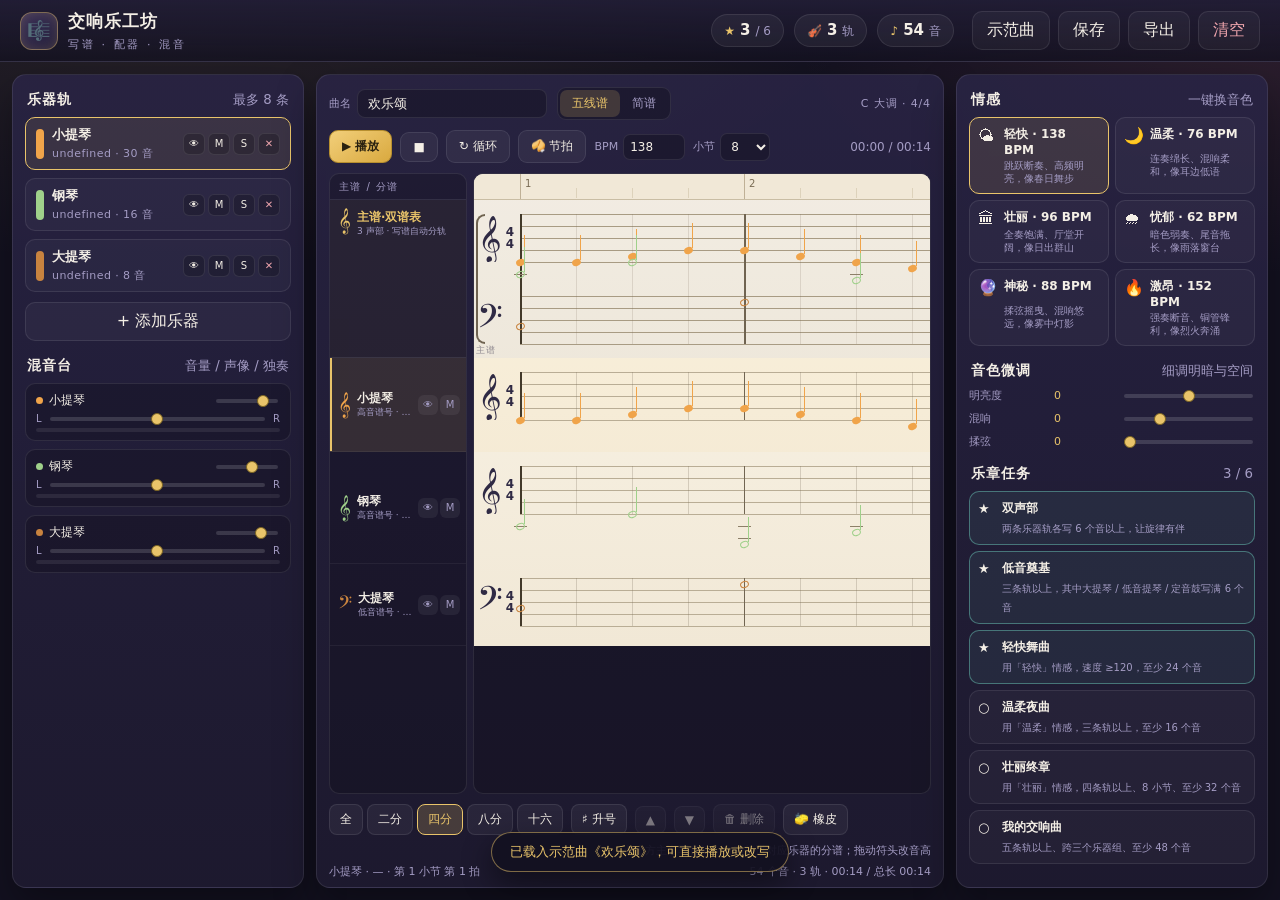
<file: symphony/index.html>
<!DOCTYPE html>
<html lang="zh-CN">
<head>
<meta charset="UTF-8">
<meta name="viewport" content="width=device-width, initial-scale=1">
<title>交响乐工坊</title>
<meta name="description" content="点顶部主谱（大谱表）写旋律，音符自动落进对应乐器的分谱并按音域伸缩；选择乐器分轨配器，按轻快、温柔、壮丽等情感调整音色，混音成一首属于自己的交响乐。">
<link rel="stylesheet" href="style.css">
</head>
<body>
<header class="topbar">
  <div class="brand">
    <span class="brand-mark">🎼</span>
    <div>
      <strong>交响乐工坊</strong>
      <small>写谱 · 配器 · 混音</small>
    </div>
  </div>
  <div class="stats">
    <span class="stat"><i>★</i><b id="starStat">0</b><em>/ 6</em></span>
    <span class="stat"><i>🎻</i><b id="trackStat">0</b><em>轨</em></span>
    <span class="stat"><i>♪</i><b id="noteStat">0</b><em>音</em></span>
  </div>
  <div class="top-actions">
    <button type="button" id="demoBtn" class="ghost">示范曲</button>
    <button type="button" id="saveBtn" class="ghost">保存</button>
    <button type="button" id="exportBtn" class="ghost">导出</button>
    <button type="button" id="clearBtn" class="ghost danger">清空</button>
  </div>
</header>

<main class="workspace">
  <section class="panel tracks-panel">
    <div class="panel-head">
      <h2>乐器轨</h2>
      <small id="trackLimit">最多 8 条</small>
    </div>
    <div id="trackList" class="track-list"></div>
    <button type="button" id="addTrackBtn" class="wide ghost">+ 添加乐器</button>
    <div id="instrumentPicker" class="instrument-picker" hidden></div>

    <div class="panel-head"><h2>混音台</h2><small>音量 / 声像 / 独奏</small></div>
    <div id="mixer" class="mixer"></div>
  </section>

  <section class="panel score-panel">
    <div class="score-toolbar">
      <label class="title-field">曲名
        <input id="titleInput" type="text" maxlength="40" value="未命名交响曲">
      </label>
      <div class="seg" role="group" aria-label="记谱方式">
        <button type="button" id="staffBtn" class="seg-btn is-on">五线谱</button>
        <button type="button" id="jianpuBtn" class="seg-btn">简谱</button>
      </div>
      <span class="toolbar-note">C 大调 · 4/4</span>
    </div>

    <div class="transport">
      <button type="button" id="playBtn" class="play">▶ 播放</button>
      <button type="button" id="stopBtn" title="停止并回到开头">■</button>
      <button type="button" id="loopBtn" class="toggle">↻ 循环</button>
      <button type="button" id="metroBtn" class="toggle" title="节拍器">🥠 节拍</button>
      <label class="tempo-field">BPM <input id="tempoInput" type="number" min="40" max="208" step="1" value="138"></label>
      <label class="bars-field">小节
        <select id="barsSelect">
          <option value="4">4</option>
          <option value="8" selected>8</option>
          <option value="12">12</option>
          <option value="16">16</option>
        </select>
      </label>
      <span id="playInfo" class="play-info">00:00 / 00:00</span>
    </div>

    <div class="score-wrap">
      <div id="layerRail" class="layer-rail" aria-label="乐器分谱"></div>
      <div id="scoreScroll" class="score-scroll">
        <div id="scoreBoard" class="score-board is-staff">
          <div id="scoreRuler" class="score-ruler"></div>
          <div id="staffLayers" class="staff-layers"></div>
          <div id="noteLayer" class="note-layer"></div>
          <div id="hitLayer" class="hit-layer" title="点谱写音符，拖动音符改音高"></div>
          <div id="playhead" class="playhead"></div>
        </div>
      </div>
    </div>

    <div class="editor-bar">
      <div id="durationRow" class="durations"></div>
      <button type="button" id="sharpBtn" class="toggle" title="写升号，或切换选中音符的升降号">♯ 升号</button>
      <button type="button" id="pitchUpBtn" title="选中音符升高半音（↑，Shift 为八度）">▲</button>
      <button type="button" id="pitchDownBtn" title="选中音符降低半音（↓，Shift 为八度）">▼</button>
      <button type="button" id="delNoteBtn" title="删除选中音符（Delete）">🗑 删除</button>
      <button type="button" id="eraserBtn" class="toggle" title="点击音符删除">🧽 橡皮</button>
      <span id="editorHint" class="editor-hint">点当前谱表写音符</span>
    </div>
    <div class="score-foot">
      <span id="cursorInfo">第 1 小节</span>
      <span id="scoreMeta" class="score-meta"></span>
    </div>
  </section>

  <section class="panel mood-panel">
    <div class="panel-head"><h2>情感</h2><small>一键换音色</small></div>
    <div id="emotionList" class="emotion-list"></div>

    <div class="panel-head"><h2>音色微调</h2><small>细调明暗与空间</small></div>
    <div class="tweaks">
      <label>明亮度 <output id="brightOut">0</output>
        <input id="brightInput" type="range" min="-100" max="100" step="1" value="0">
      </label>
      <label>混响 <output id="reverbOut">0</output>
        <input id="reverbInput" type="range" min="-35" max="100" step="1" value="0">
      </label>
      <label>揉弦 <output id="vibratoOut">0</output>
        <input id="vibratoInput" type="range" min="0" max="100" step="1" value="0">
      </label>
    </div>

    <div class="panel-head"><h2>乐章任务</h2><small id="taskStars">0 / 6</small></div>
    <ul id="taskList" class="task-list"></ul>
  </section>
</main>

<div id="toast" class="toast" hidden></div>

<div id="modal" class="modal" hidden>
  <div class="modal-card">
    <header><strong id="modalTitle">示范曲</strong>
      <button type="button" id="modalClose" aria-label="关闭">✕</button>
    </header>
    <div id="modalBody" class="modal-body"></div>
  </div>
</div>

<script src="logic.js"></script>
<script src="game.js"></script>
</body>
</html>
</file>
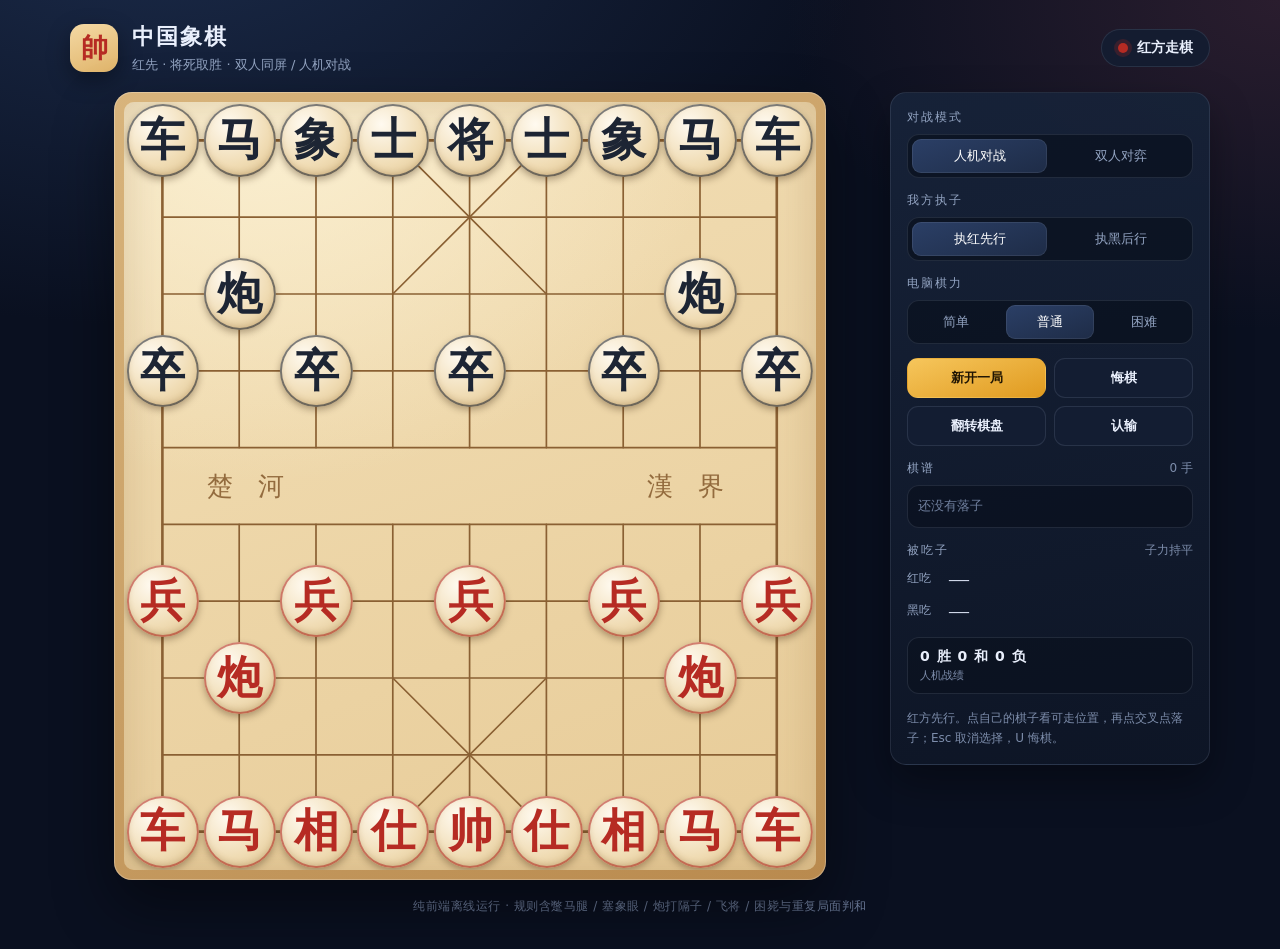
<file: xiangqi/index.html>
<!DOCTYPE html>
<html lang="zh-CN">
<head>
<meta charset="utf-8">
<meta name="viewport" content="width=device-width, initial-scale=1, viewport-fit=cover">
<meta name="theme-color" content="#101827">
<title>中国象棋 · 双人对弈与电脑对战</title>
<meta name="description" content="标准中国象棋：红先、楚河汉界与九宫，车马炮象士将兵全规则，含飞将、困毙与重复局面判和。">
<link rel="stylesheet" href="style.css">
</head>
<body>
<div class="app">

  <header class="topbar">
    <div class="brand">
      <span class="brand-mark" aria-hidden="true">帥</span>
      <div>
        <h1>中国象棋</h1>
        <p class="brand-sub">红先 · 将死取胜 · 双人同屏 / 人机对战</p>
      </div>
    </div>
    <div class="turn-chip" id="statusChip">
      <span class="turn-dot" id="turnDot" aria-hidden="true"></span>
      <span id="statusText">红方走棋</span>
    </div>
  </header>

  <main class="stage">
    <section class="board-area">
      <div class="board-frame">
        <div class="board" id="board" role="grid" aria-label="中国象棋棋盘，点棋子选中，再点交叉点落子">
          <svg class="grid" id="grid" viewBox="0 0 900 1000" aria-hidden="true" preserveAspectRatio="none"></svg>
          <div class="river" aria-hidden="true"><span>楚 河</span><span>漢 界</span></div>
          <div class="pieces" id="pieces"></div>
        </div>
        <div class="result" id="result" hidden>
          <div class="result-card">
            <p class="result-kicker" id="resultKicker">本局结束</p>
            <h2 class="result-title" id="resultTitle">红方胜</h2>
            <p class="result-copy" id="resultCopy"></p>
            <div class="result-actions">
              <button class="btn primary" id="againBtn" type="button">再来一局</button>
              <button class="btn" id="reviewBtn" type="button">看看棋盘</button>
            </div>
          </div>
        </div>
      </div>
      <p class="sr-only" id="liveStatus" aria-live="polite">红方走棋</p>
    </section>

    <aside class="panel">
      <div class="group">
        <span class="group-label">对战模式</span>
        <div class="seg" id="modeRow">
          <button class="seg-btn is-on" type="button" data-mode="ai">人机对战</button>
          <button class="seg-btn" type="button" data-mode="pvp">双人对弈</button>
        </div>
      </div>

      <div class="group" id="sideGroup">
        <span class="group-label">我方执子</span>
        <div class="seg" id="sideRow">
          <button class="seg-btn is-on" type="button" data-side="r">执红先行</button>
          <button class="seg-btn" type="button" data-side="b">执黑后行</button>
        </div>
      </div>

      <div class="group" id="levelGroup">
        <span class="group-label">电脑棋力</span>
        <div class="seg" id="levelRow">
          <button class="seg-btn" type="button" data-level="easy">简单</button>
          <button class="seg-btn is-on" type="button" data-level="normal">普通</button>
          <button class="seg-btn" type="button" data-level="hard">困难</button>
        </div>
      </div>

      <div class="actions">
        <button class="btn primary" id="newBtn" type="button">新开一局</button>
        <button class="btn" id="undoBtn" type="button">悔棋</button>
        <button class="btn" id="flipBtn" type="button">翻转棋盘</button>
        <button class="btn" id="resignBtn" type="button">认输</button>
      </div>

      <div class="group">
        <div class="group-head">
          <span class="group-label">棋谱</span>
          <span class="group-note" id="moveCount">0 手</span>
        </div>
        <ol class="moves" id="moveList"><li class="moves-empty">还没有落子</li></ol>
      </div>

      <div class="group">
        <div class="group-head">
          <span class="group-label">被吃子</span>
          <span class="group-note" id="materialNote">子力持平</span>
        </div>
        <div class="captured"><span class="cap-label">红吃</span><span class="cap-line" id="capturedR">—</span></div>
        <div class="captured"><span class="cap-label">黑吃</span><span class="cap-line" id="capturedB">—</span></div>
      </div>

      <div class="hud">
        <div class="hud-item"><b id="recVal">0 胜 0 和 0 负</b><span>人机战绩</span></div>
      </div>

      <p class="tip">红方先行。点自己的棋子看可走位置，再点交叉点落子；Esc 取消选择，U 悔棋。</p>
    </aside>
  </main>

  <footer class="foot">纯前端离线运行 · 规则含蹩马腿 / 塞象眼 / 炮打隔子 / 飞将 / 困毙与重复局面判和</footer>
</div>

<script src="logic.js"></script>
<script src="ai.js"></script>
<script src="game.js"></script>
</body>
</html>
</file>
<file: chess/style.css>
:root {
  --bg: #0a1120;
  --bg-soft: #101a2c;
  --card: #131e33;
  --line: rgba(148, 163, 184, 0.18);
  --line-strong: rgba(148, 163, 184, 0.32);
  --text: #e9eefb;
  --muted: #93a3bd;
  --accent: #5eead4;
  --accent-soft: rgba(94, 234, 212, 0.16);
  --danger: #fb7185;
  --sq-light: #efdfc4;
  --sq-dark: #9b7150;
  --sq-light-txt: #4a3a2a;
  --sq-dark-txt: #2a1d12;
  --radius: 16px;
  --shadow: 0 24px 60px rgba(3, 8, 20, 0.55);
}

* { box-sizing: border-box; }

html, body { min-height: 100%; }

body {
  margin: 0;
  padding: 0;
  background:
    radial-gradient(900px 480px at 12% -10%, rgba(94, 234, 212, 0.13), transparent 70%),
    radial-gradient(760px 420px at 92% 0%, rgba(129, 140, 248, 0.16), transparent 72%),
    var(--bg);
  color: var(--text);
  font: 15px/1.55 "Segoe UI", "PingFang SC", "Microsoft YaHei", system-ui, -apple-system, sans-serif;
  -webkit-font-smoothing: antialiased;
}

.app {
  max-width: 1180px;
  margin: 0 auto;
  padding: 22px 20px 34px;
  display: flex;
  flex-direction: column;
  gap: 18px;
}

.sr-only {
  position: absolute;
  width: 1px;
  height: 1px;
  margin: -1px;
  padding: 0;
  overflow: hidden;
  clip: rect(0 0 0 0);
  white-space: nowrap;
  border: 0;
}

/* ------------------------------------------------------------- 顶部 */
.topbar {
  display: flex;
  align-items: center;
  justify-content: space-between;
  gap: 16px;
  flex-wrap: wrap;
}

.brand { display: flex; align-items: center; gap: 14px; }

.brand-mark {
  width: 46px;
  height: 46px;
  display: grid;
  place-items: center;
  font-size: 26px;
  border-radius: 14px;
  background: linear-gradient(160deg, rgba(94, 234, 212, 0.26), rgba(129, 140, 248, 0.24));
  border: 1px solid var(--line-strong);
  color: #f4f7ff;
}

.brand h1 { margin: 0; font-size: 21px; letter-spacing: 0.02em; }
.brand-sub { margin: 2px 0 0; font-size: 12.5px; color: var(--muted); }

.turn-chip {
  display: inline-flex;
  align-items: center;
  gap: 9px;
  padding: 9px 16px;
  border-radius: 999px;
  background: var(--card);
  border: 1px solid var(--line);
  font-size: 13.5px;
  font-weight: 600;
  white-space: nowrap;
}

.turn-dot {
  width: 10px;
  height: 10px;
  border-radius: 50%;
  background: #f8fafc;
  box-shadow: 0 0 0 3px rgba(248, 250, 252, 0.16);
  transition: background 0.2s ease, box-shadow 0.2s ease;
}

.turn-chip.is-black .turn-dot {
  background: #1e293b;
  box-shadow: 0 0 0 3px rgba(148, 163, 184, 0.28);
}

.turn-chip.is-check {
  border-color: rgba(251, 113, 133, 0.6);
  color: #fecdd3;
}

.turn-chip.is-check .turn-dot { background: var(--danger); box-shadow: 0 0 0 3px rgba(251, 113, 133, 0.25); }

.turn-chip.is-over { border-color: rgba(94, 234, 212, 0.5); color: #ccfbf1; }

/* ------------------------------------------------------------- 布局 */
.stage {
  display: grid;
  grid-template-columns: minmax(0, 1fr) 336px;
  gap: 20px;
  align-items: start;
}

.board-area {
  /* 左右各留出容器内边距与侧栏空间，最大化棋盘又不会挤破双栏 */
  --board: min(74vw, 80vh, 750px, calc(100vw - 420px));
  display: flex;
  justify-content: center;
}

.board-frame {
  position: relative;
  width: var(--board);
  height: var(--board);
  padding: 10px;
  border-radius: 20px;
  background: linear-gradient(160deg, #1c2a44, #0f1728);
  border: 1px solid var(--line);
  box-shadow: var(--shadow);
}

.board {
  width: 100%;
  height: 100%;
  display: grid;
  grid-template-columns: repeat(8, 1fr);
  grid-template-rows: repeat(8, 1fr);
  border-radius: 10px;
  overflow: hidden;
  font-size: calc(var(--board) / 8 * 0.86);
  user-select: none;
  touch-action: manipulation;
}

/* ------------------------------------------------------------- 格子与棋子 */
.sq {
  position: relative;
  display: grid;
  place-items: center;
  cursor: pointer;
  padding: 0;
  border: 0;
  /* button 默认不继承字体，不重置的话棋子的 em 会掉回 13px，棋子就看不清了 */
  font: inherit;
  background: var(--sq-light);
  color: var(--sq-dark-txt);
  transition: background 0.12s ease;
}

.sq.dark { background: var(--sq-dark); color: var(--sq-light-txt); }

.sq:focus-visible { outline: 2px solid var(--accent); outline-offset: -3px; }

.pc {
  font-size: 1em;
  line-height: 1;
  pointer-events: none;
  transform: translateY(-1px);
  transition: transform 0.12s ease;
}

.pc.white { color: #fffdf8; text-shadow: 0 1px 0 #6b4a2c, 0 0 2px rgba(60, 38, 18, 0.85), 0 3px 6px rgba(40, 24, 8, 0.35); }
.pc.black { color: #191410; text-shadow: 0 1px 0 rgba(255, 255, 255, 0.42), 0 2px 5px rgba(0, 0, 0, 0.35); }

.sq.sel { background: #f6e3a1; box-shadow: inset 0 0 0 3px rgba(250, 204, 21, 0.85); }
.sq.sel.dark { background: #c8a659; }

.sq.last { box-shadow: inset 0 0 0 3px rgba(94, 234, 212, 0.55); }
.sq.sel.last { box-shadow: inset 0 0 0 3px rgba(250, 204, 21, 0.9); }

.sq.check { background: radial-gradient(circle, rgba(251, 113, 133, 0.95) 8%, rgba(251, 113, 133, 0.35) 55%, transparent 72%); }
.sq.check.dark { background: radial-gradient(circle, rgba(251, 113, 133, 0.9) 10%, rgba(190, 40, 70, 0.5) 58%, transparent 74%); }

.sq.move::after {
  content: "";
  position: absolute;
  width: 26%;
  height: 26%;
  border-radius: 50%;
  background: rgba(15, 23, 42, 0.28);
}

.sq.take::after {
  content: "";
  position: absolute;
  inset: 6%;
  border-radius: 50%;
  border: 4px solid rgba(15, 23, 42, 0.32);
}

.sq.move:hover::after { background: rgba(15, 23, 42, 0.42); }
.sq.take:hover::after { border-color: rgba(15, 23, 42, 0.48); }
.sq:hover .pc { transform: translateY(-3px); }

.sq .coord {
  position: absolute;
  font-size: 0.14em;
  font-weight: 700;
  letter-spacing: 0.02em;
  opacity: 0.6;
  pointer-events: none;
}

.sq .coord.file { right: 0.28em; bottom: 0.12em; }
.sq .coord.rank { left: 0.28em; top: 0.12em; }

.sq.dark .coord { color: rgba(255, 252, 245, 0.82); }
.sq:not(.dark) .coord { color: rgba(74, 58, 42, 0.72); }

/* ------------------------------------------------------------- 覆盖层 */
.promote,
.result {
  position: absolute;
  inset: 10px;
  display: grid;
  place-items: center;
  border-radius: 12px;
  background: rgba(6, 12, 24, 0.78);
  backdrop-filter: blur(4px);
  z-index: 4;
}

.promote[hidden],
.result[hidden] { display: none; }

.promote-title {
  margin: 0 0 10px;
  font-size: 13px;
  letter-spacing: 0.18em;
  color: var(--muted);
  text-transform: uppercase;
}

.promote-row { display: flex; gap: 10px; }

.promo-btn {
  width: 64px;
  height: 64px;
  font-size: 36px;
  line-height: 1;
  border-radius: 14px;
  border: 1px solid var(--line-strong);
  background: linear-gradient(160deg, #f3e6cf, #d9c39c);
  color: #1b1409;
  cursor: pointer;
  transition: transform 0.12s ease, box-shadow 0.12s ease;
}

.promo-btn:hover { transform: translateY(-3px); box-shadow: 0 12px 22px rgba(0, 0, 0, 0.35); }
.promo-btn:active { transform: translateY(0); }

.result-card {
  width: min(88%, 320px);
  padding: 22px 20px;
  border-radius: var(--radius);
  background: linear-gradient(160deg, #16233a, #0d1526);
  border: 1px solid var(--line-strong);
  box-shadow: var(--shadow);
  text-align: center;
}

.result-kicker { margin: 0; font-size: 12px; letter-spacing: 0.24em; color: var(--muted); text-transform: uppercase; }
.result-title { margin: 6px 0 8px; font-size: 25px; }
.result-copy { margin: 0 0 16px; font-size: 13px; color: var(--muted); }
.result-actions { display: flex; gap: 10px; justify-content: center; }

/* ------------------------------------------------------------- 侧栏 */
.panel {
  display: flex;
  flex-direction: column;
  gap: 14px;
  padding: 16px;
  border-radius: var(--radius);
  background: linear-gradient(180deg, rgba(19, 30, 51, 0.96), rgba(13, 21, 36, 0.96));
  border: 1px solid var(--line);
  box-shadow: var(--shadow);
}

.group { display: flex; flex-direction: column; gap: 8px; }
.group[hidden] { display: none; }

.group-head { display: flex; align-items: baseline; justify-content: space-between; gap: 10px; }

.group-label {
  font-size: 11.5px;
  letter-spacing: 0.16em;
  color: var(--muted);
  text-transform: uppercase;
}

.group-note { font-size: 12px; color: var(--muted); }

.seg {
  display: grid;
  grid-auto-flow: column;
  grid-auto-columns: 1fr;
  gap: 4px;
  padding: 4px;
  border-radius: 12px;
  background: rgba(8, 14, 26, 0.72);
  border: 1px solid var(--line);
}

.seg-btn {
  padding: 8px 6px;
  border: 0;
  border-radius: 9px;
  background: transparent;
  color: var(--muted);
  font: inherit;
  font-size: 13px;
  cursor: pointer;
  transition: background 0.15s ease, color 0.15s ease;
}

.seg-btn:hover { color: var(--text); background: rgba(148, 163, 184, 0.12); }
.seg-btn.is-on { background: var(--accent-soft); color: #bff8ef; box-shadow: inset 0 0 0 1px rgba(94, 234, 212, 0.35); }

.actions { display: grid; grid-template-columns: 1fr 1fr; gap: 8px; }

.btn {
  padding: 10px 12px;
  border-radius: 11px;
  border: 1px solid var(--line-strong);
  background: rgba(148, 163, 184, 0.1);
  color: var(--text);
  font: inherit;
  font-size: 13.5px;
  cursor: pointer;
  transition: transform 0.12s ease, background 0.15s ease, border-color 0.15s ease;
}

.btn:hover { background: rgba(148, 163, 184, 0.18); }
.btn:active { transform: translateY(1px); }
.btn:disabled { opacity: 0.45; cursor: not-allowed; }

.btn.primary {
  background: linear-gradient(160deg, rgba(94, 234, 212, 0.9), rgba(45, 212, 191, 0.78));
  border-color: transparent;
  color: #04231f;
  font-weight: 700;
}

.btn.primary:hover { background: linear-gradient(160deg, #7ff3e2, #3fdcc6); }

.moves {
  list-style: none;
  margin: 0;
  padding: 6px 8px;
  display: grid;
  grid-template-columns: 2.1rem 1fr 1fr;
  gap: 2px 6px;
  max-height: 186px;
  overflow-y: auto;
  border-radius: 11px;
  background: rgba(8, 14, 26, 0.6);
  border: 1px solid var(--line);
  font-size: 13px;
  font-variant-numeric: tabular-nums;
}

.moves li { display: contents; }
.moves .no { color: var(--muted); }
.moves .ply { padding: 2px 4px; border-radius: 6px; }
.moves .ply.latest { background: var(--accent-soft); color: #c7fbf2; }
.moves-empty { grid-column: 1 / -1; color: var(--muted); padding: 4px 2px; }

.captured { display: flex; align-items: center; gap: 8px; font-size: 12.5px; color: var(--muted); }
.cap-label { min-width: 32px; }
.cap-line { font-size: 22px; letter-spacing: 1px; line-height: 1.2; color: #dbe4f5; }

.hud { display: grid; grid-template-columns: 1fr; gap: 8px; }

.hud-item {
  display: flex;
  align-items: baseline;
  justify-content: space-between;
  gap: 10px;
  padding: 9px 12px;
  border-radius: 11px;
  background: rgba(8, 14, 26, 0.6);
  border: 1px solid var(--line);
}

.hud-item b { font-size: 14px; }
.hud-item span { font-size: 11.5px; color: var(--muted); }

.tip { margin: 0; font-size: 12.5px; color: var(--muted); line-height: 1.6; }

.foot { text-align: center; font-size: 12px; color: rgba(147, 163, 189, 0.7); }

/* ------------------------------------------------------------- 响应式 */
@media (max-width: 980px) {
  .stage { grid-template-columns: minmax(0, 1fr); }
  .board-area { --board: min(94vw, 74vh, 700px); }
  .panel { order: 2; }
}

@media (max-width: 620px) {
  .app { padding: 16px 12px 26px; gap: 14px; }
  .board-area { --board: min(94vw, 66vh); }
  .board-frame { padding: 6px; border-radius: 16px; }
  .promote, .result { inset: 6px; }
  .actions { grid-template-columns: 1fr 1fr; }
  .promo-btn { width: 56px; height: 56px; font-size: 31px; }
  .brand h1 { font-size: 18px; }
}

@media (prefers-reduced-motion: reduce) {
  * { transition: none !important; animation: none !important; }
}
</file>
<file: frog-typing/style.css>
:root {
  --bg: #061417;
  --bg-soft: #0b2226;
  --water: #0e3136;
  --panel: rgba(9, 33, 36, 0.86);
  --line: rgba(140, 255, 220, 0.14);
  --text: #e9fff8;
  --muted: #90b6b1;
  --accent: #3ddc97;
  --accent-soft: rgba(61, 220, 151, 0.16);
  --gold: #f4c46a;
  --danger: #ff8080;
  --radius: 16px;
  --shadow: 0 24px 60px rgba(0, 0, 0, 0.45);
}

* { box-sizing: border-box; }

html, body { height: 100%; }

body {
  margin: 0;
  background:
    radial-gradient(1000px 600px at 8% -12%, rgba(61, 220, 151, 0.18), transparent 62%),
    radial-gradient(880px 520px at 108% 4%, rgba(244, 196, 106, 0.12), transparent 58%),
    var(--bg);
  color: var(--text);
  font-family: "PingFang SC", "Microsoft YaHei", "Noto Sans SC", system-ui, -apple-system, sans-serif;
  -webkit-font-smoothing: antialiased;
  -webkit-tap-highlight-color: transparent;
}

.sr-only {
  position: absolute;
  width: 1px;
  height: 1px;
  padding: 0;
  margin: -1px;
  overflow: hidden;
  clip: rect(0 0 0 0);
  white-space: nowrap;
  border: 0;
}

kbd {
  display: inline-block;
  padding: 1px 6px;
  border-radius: 6px;
  border: 1px solid var(--line);
  background: rgba(255, 255, 255, 0.06);
  font-family: inherit;
  font-size: 0.92em;
}

/* ------------------------------------------------------------ 布局 */
.app {
  min-height: 100%;
  max-width: 1280px;
  margin: 0 auto;
  padding: max(14px, env(safe-area-inset-top)) 16px calc(16px + env(safe-area-inset-bottom));
  display: flex;
  flex-direction: column;
  gap: 14px;
}

.topbar {
  display: flex;
  align-items: center;
  justify-content: space-between;
  gap: 12px;
  flex-wrap: wrap;
}

.brand { display: flex; align-items: center; gap: 12px; }

.brand-mark {
  width: 44px;
  height: 44px;
  display: grid;
  place-items: center;
  border-radius: 14px;
  font-size: 22px;
  background: linear-gradient(160deg, rgba(61, 220, 151, 0.28), rgba(61, 220, 151, 0.06));
  border: 1px solid var(--line);
  box-shadow: inset 0 1px 0 rgba(255, 255, 255, 0.12);
}

.brand h1 {
  margin: 0;
  font-size: 19px;
  letter-spacing: 0.02em;
}

.brand-sub {
  margin: 2px 0 0;
  font-size: 12px;
  color: var(--muted);
}

.chips { display: flex; gap: 8px; flex-wrap: wrap; }

.chip {
  padding: 6px 12px;
  border-radius: 999px;
  font-size: 12px;
  color: var(--muted);
  background: rgba(255, 255, 255, 0.04);
  border: 1px solid var(--line);
}

.chip.gold { color: var(--gold); border-color: rgba(244, 196, 106, 0.3); }

.stage {
  display: grid;
  grid-template-columns: minmax(0, 1fr) 340px;
  gap: 16px;
  align-items: start;
}

/* ------------------------------------------------------------ 河面 */
/* 画布宽度同时受视口高度约束，保证整局不用滚屏；HUD 与提示条在画布外，不遮挡青蛙 */
.pond {
  position: relative;
  width: min(100%, 820px, max(300px, calc(100vh - 250px)));
  margin: 0 auto;
  border-radius: 22px;
  overflow: hidden;
  border: 1px solid var(--line);
  box-shadow: var(--shadow);
  background: linear-gradient(180deg, #0a2629 0%, #0d3a3b 45%, #0a2c2f 100%);
}

.hud-bar {
  display: flex;
  flex-direction: column;
  gap: 7px;
  padding: 10px 12px 9px;
  background: linear-gradient(180deg, rgba(4, 20, 22, 0.78), rgba(4, 20, 22, 0.24));
  border-bottom: 1px solid var(--line);
}

#river {
  display: block;
  width: 100%;
  aspect-ratio: 1 / 1;
  touch-action: manipulation;
}

.hud {
  display: flex;
  gap: 8px;
}

.hud-cell {
  flex: 1;
  min-width: 0;
  display: flex;
  flex-direction: column;
  gap: 1px;
}

.hud-cell span {
  font-size: 10px;
  letter-spacing: 0.08em;
  color: var(--muted);
}

.hud-cell b {
  font-size: 16px;
  font-variant-numeric: tabular-nums;
}

.hud-cell b.lives { color: var(--danger); letter-spacing: 0.06em; }

.timebar {
  height: 7px;
  border-radius: 999px;
  background: rgba(0, 0, 0, 0.35);
  overflow: hidden;
}

.timebar i {
  display: block;
  height: 100%;
  width: 100%;
  border-radius: inherit;
  background: linear-gradient(90deg, var(--accent), #8ef0c6);
  transition: width 0.12s linear, background 0.3s;
}

.timebar.low i { background: linear-gradient(90deg, #ff8a6a, var(--danger)); }

.prompt {
  display: flex;
  align-items: center;
  justify-content: center;
  gap: 10px;
  width: fit-content;
  margin: 10px auto 12px;
  padding: 8px 14px;
  border-radius: 999px;
  background: rgba(4, 20, 22, 0.62);
  border: 1px solid rgba(140, 255, 220, 0.14);
  white-space: nowrap;
  max-width: calc(100% - 24px);
  overflow: hidden;
}

.prompt-label { font-size: 11px; color: var(--muted); }

.prompt-keys {
  display: inline-flex;
  gap: 6px;
  font-weight: 700;
  font-variant-numeric: tabular-nums;
}

.prompt-keys em {
  font-style: normal;
  padding: 2px 9px;
  border-radius: 8px;
  font-size: 13px;
  border: 1px solid rgba(140, 255, 220, 0.22);
  background: rgba(61, 220, 151, 0.12);
  color: var(--accent);
}

.prompt-keys em.on {
  background: var(--accent);
  color: #04231a;
  border-color: transparent;
  box-shadow: 0 0 0 3px rgba(61, 220, 151, 0.22);
}

.prompt-keys em.space { color: var(--gold); border-color: rgba(244, 196, 106, 0.35); }

.banner {
  position: absolute;
  left: 50%;
  top: 42%;
  transform: translate(-50%, -50%);
  padding: 12px 22px;
  border-radius: 16px;
  font-size: 20px;
  font-weight: 700;
  letter-spacing: 0.04em;
  background: rgba(4, 24, 26, 0.86);
  border: 1px solid rgba(140, 255, 220, 0.22);
  box-shadow: 0 18px 40px rgba(0, 0, 0, 0.45);
  pointer-events: none;
  animation: pop 0.28s ease-out;
}

@keyframes pop {
  from { opacity: 0; transform: translate(-50%, -50%) scale(0.86); }
  to { opacity: 1; transform: translate(-50%, -50%) scale(1); }
}

/* ------------------------------------------------------------ 侧栏 */
.panel {
  display: flex;
  flex-direction: column;
  gap: 14px;
  padding: 16px;
  border-radius: 20px;
  background: var(--panel);
  border: 1px solid var(--line);
  box-shadow: var(--shadow);
}

.stat-grid {
  display: grid;
  grid-template-columns: 1fr 1fr;
  gap: 10px;
}

.stat-grid > div {
  display: flex;
  flex-direction: column;
  gap: 3px;
  padding: 10px 12px;
  border-radius: 12px;
  background: rgba(255, 255, 255, 0.04);
}

.stat-grid b { font-size: 18px; font-variant-numeric: tabular-nums; }
.stat-grid span { font-size: 11px; color: var(--muted); }

.actions { display: flex; gap: 8px; flex-wrap: wrap; }

.btn {
  appearance: none;
  border: 1px solid var(--line);
  background: rgba(255, 255, 255, 0.05);
  color: var(--text);
  padding: 10px 16px;
  border-radius: 12px;
  font-size: 14px;
  font-family: inherit;
  cursor: pointer;
  transition: transform 0.12s, background 0.2s, border-color 0.2s;
}

.btn:hover { background: rgba(255, 255, 255, 0.1); }
.btn:active { transform: translateY(1px) scale(0.99); }
.btn:focus-visible { outline: 2px solid var(--accent); outline-offset: 2px; }

.btn.primary {
  background: linear-gradient(160deg, #46e6a2, #23b97c);
  border-color: transparent;
  color: #04231a;
  font-weight: 700;
  box-shadow: 0 12px 26px rgba(61, 220, 151, 0.24);
}

.btn.primary:hover { filter: brightness(1.06); }
.btn.ghost { background: transparent; }
.btn.big { width: 100%; padding: 14px; font-size: 16px; border-radius: 14px; }

.legend { display: flex; flex-direction: column; gap: 7px; }
.legend p {
  margin: 0;
  font-size: 12px;
  line-height: 1.5;
  color: var(--muted);
}
.legend b.ico { color: var(--accent); font-weight: 600; }
.legend b.ico.gold { color: var(--gold); }

.tip {
  margin: 0;
  padding: 10px 12px;
  border-radius: 12px;
  font-size: 12px;
  line-height: 1.6;
  color: var(--muted);
  background: rgba(255, 255, 255, 0.03);
  border: 1px dashed var(--line);
}

.foot {
  text-align: center;
  font-size: 11px;
  color: rgba(144, 182, 177, 0.6);
}

/* ------------------------------------------------------------ 覆盖层 */
.overlay {
  position: fixed;
  inset: 0;
  z-index: 30;
  display: grid;
  place-items: center;
  padding: 18px;
  overflow: auto;
  background: rgba(3, 12, 14, 0.72);
  backdrop-filter: blur(10px);
}

.overlay[hidden] { display: none; }

.sheet {
  width: min(460px, 100%);
  padding: 26px 24px;
  border-radius: 24px;
  background: linear-gradient(170deg, rgba(18, 48, 50, 0.96), rgba(8, 26, 29, 0.98));
  border: 1px solid var(--line);
  box-shadow: var(--shadow);
  animation: rise 0.26s ease-out;
}

.sheet.small { width: min(360px, 100%); text-align: center; }

@keyframes rise {
  from { opacity: 0; transform: translateY(14px) scale(0.98); }
  to { opacity: 1; transform: none; }
}

.kicker {
  margin: 0 0 6px;
  font-size: 11px;
  letter-spacing: 0.16em;
  text-transform: uppercase;
  color: var(--accent);
}

.sheet-title {
  margin: 0 0 10px;
  font-size: 26px;
  letter-spacing: 0.02em;
}

.lead {
  margin: 0 0 16px;
  font-size: 13px;
  line-height: 1.7;
  color: var(--muted);
}

.rules {
  margin: 0 0 18px;
  padding-left: 18px;
  display: flex;
  flex-direction: column;
  gap: 8px;
  font-size: 13px;
  line-height: 1.6;
  color: #c9e8e0;
}

.rules b { color: var(--text); }

.field { margin-bottom: 16px; }

.field-label {
  display: block;
  margin-bottom: 8px;
  font-size: 12px;
  color: var(--muted);
}

.field-hint { margin: 8px 0 0; font-size: 12px; color: var(--muted); }

.seg {
  display: grid;
  grid-auto-flow: column;
  gap: 6px;
  padding: 4px;
  border-radius: 14px;
  background: rgba(0, 0, 0, 0.24);
  border: 1px solid var(--line);
}

.seg-btn {
  appearance: none;
  border: 0;
  background: transparent;
  color: var(--muted);
  padding: 9px 6px;
  border-radius: 10px;
  font-size: 13px;
  font-family: inherit;
  cursor: pointer;
  transition: background 0.18s, color 0.18s;
}

.seg-btn.is-on {
  background: var(--accent-soft);
  color: var(--accent);
  font-weight: 700;
}

.skins { display: flex; gap: 10px; }

.skin {
  width: 40px;
  height: 40px;
  border-radius: 50%;
  border: 2px solid transparent;
  cursor: pointer;
  box-shadow: inset 0 -4px 8px rgba(0, 0, 0, 0.3);
  transition: transform 0.16s, border-color 0.16s;
}

.skin:hover { transform: translateY(-2px); }
.skin.is-on { border-color: #fff; }
.skin.lime { background: radial-gradient(circle at 34% 30%, #9bf07a, #35a85b 70%); }
.skin.cyan { background: radial-gradient(circle at 34% 30%, #7ce9ef, #22879c 70%); }
.skin.gold { background: radial-gradient(circle at 34% 30%, #ffe08a, #c98a1f 70%); }

.meta {
  margin: 12px 0 0;
  font-size: 12px;
  color: var(--muted);
  text-align: center;
}

.meta.dim { color: rgba(144, 182, 177, 0.65); }

.score-row {
  margin: 4px 0 6px;
  display: flex;
  align-items: baseline;
  gap: 6px;
}

.score-row span {
  font-size: 42px;
  font-weight: 800;
  letter-spacing: 0.02em;
  font-variant-numeric: tabular-nums;
  background: linear-gradient(120deg, #8ef0c6, #f4c46a);
  -webkit-background-clip: text;
  background-clip: text;
  color: transparent;
}

.score-row small { font-size: 13px; color: var(--muted); }

.result-copy {
  margin: 0 0 14px;
  font-size: 13px;
  line-height: 1.7;
  color: var(--muted);
}

.result-grid {
  display: grid;
  grid-template-columns: repeat(3, 1fr);
  gap: 8px;
  margin-bottom: 14px;
}

.result-grid > div {
  display: flex;
  flex-direction: column;
  gap: 2px;
  padding: 9px 10px;
  border-radius: 12px;
  background: rgba(255, 255, 255, 0.04);
}

.result-grid b { font-size: 16px; font-variant-numeric: tabular-nums; }
.result-grid span { font-size: 11px; color: var(--muted); }

.badges { display: flex; flex-wrap: wrap; gap: 6px; margin-bottom: 16px; }

.badge {
  padding: 5px 10px;
  border-radius: 999px;
  font-size: 11px;
  color: var(--gold);
  border: 1px solid rgba(244, 196, 106, 0.35);
  background: rgba(244, 196, 106, 0.1);
}

.row { display: flex; gap: 8px; flex-wrap: wrap; }
.row .btn { flex: 1; min-width: 120px; }

/* 顶部飘字提示（成就 / 道具） */
.toast {
  position: fixed;
  left: 50%;
  top: 18px;
  transform: translateX(-50%);
  z-index: 40;
  padding: 8px 16px;
  border-radius: 999px;
  font-size: 13px;
  color: var(--gold);
  background: rgba(6, 30, 32, 0.92);
  border: 1px solid rgba(244, 196, 106, 0.4);
  box-shadow: 0 14px 30px rgba(0, 0, 0, 0.4);
  animation: toast 1.9s ease forwards;
  pointer-events: none;
}

@keyframes toast {
  0% { opacity: 0; transform: translate(-50%, -10px); }
  12% { opacity: 1; transform: translate(-50%, 0); }
  78% { opacity: 1; }
  100% { opacity: 0; transform: translate(-50%, -8px); }
}

/* ------------------------------------------------------------ 响应式 */
@media (max-width: 900px) {
  .stage { grid-template-columns: minmax(0, 1fr); }
  .pond { width: min(100%, 820px, max(300px, calc(100vh - 320px))); }
  .panel { width: min(100%, 820px); margin: 0 auto; }
  .stat-grid { grid-template-columns: repeat(4, 1fr); }
  .legend, .tip { display: none; }
}

@media (max-width: 560px) {
  .brand h1 { font-size: 17px; }
  .brand-sub { display: none; }
  .pond { width: 100%; }
  .hud-bar { padding: 8px 10px 7px; gap: 6px; }
  .hud { gap: 4px; }
  .hud-cell b { font-size: 14px; }
  .hud-cell span { font-size: 9px; }
  .prompt { gap: 7px; padding: 7px 11px; }
  .prompt-label { display: none; }
  .stat-grid { grid-template-columns: repeat(2, 1fr); }
  .sheet { padding: 22px 18px; }
  .sheet-title { font-size: 22px; }
  .score-row span { font-size: 34px; }
}

@media (prefers-reduced-motion: reduce) {
  .sheet, .banner, .toast { animation: none; }
}
</file>
<file: go/style.css>
:root {
  --bg: #0a1020;
  --bg-soft: #101a2e;
  --panel: #131d31;
  --line: rgba(148, 163, 184, 0.16);
  --text: #e9effc;
  --muted: #93a4c2;
  --gold: #f2b13a;
  --red: #b62b23;
  --board-bg: #e8c88e;
  --board-line: #6b4a25;
}

* { box-sizing: border-box; }

html, body {
  margin: 0;
  padding: 0;
  background:
    radial-gradient(1200px 700px at 12% -10%, #1b2b4a 0%, transparent 60%),
    radial-gradient(900px 600px at 100% 0%, #2a1d2e 0%, transparent 55%),
    var(--bg);
  color: var(--text);
  font-family: "PingFang SC", "Microsoft YaHei", "Noto Sans SC", system-ui, sans-serif;
  -webkit-text-size-adjust: 100%;
}

body { min-height: 100vh; }

.sr-only {
  position: absolute;
  width: 1px;
  height: 1px;
  overflow: hidden;
  clip: rect(0 0 0 0);
  white-space: nowrap;
}

.app {
  max-width: 1180px;
  margin: 0 auto;
  padding: 22px 20px 34px;
  display: flex;
  flex-direction: column;
  gap: 18px;
}

/* ------------------------------------------------------------------ 顶部 */
.topbar {
  display: flex;
  align-items: center;
  justify-content: space-between;
  gap: 16px;
  flex-wrap: wrap;
}

.brand {
  display: flex;
  align-items: center;
  gap: 14px;
}

.brand-mark {
  width: 48px;
  height: 48px;
  display: grid;
  place-items: center;
  border-radius: 14px;
  background: linear-gradient(160deg, #f4d9a4, #e0b46a);
  color: #241705;
  font-family: "STKaiti", "KaiTi", "Songti SC", serif;
  font-size: 26px;
  font-weight: 700;
  box-shadow: 0 10px 24px rgba(224, 180, 106, 0.28), inset 0 0 0 1px rgba(255, 255, 255, 0.5);
}

h1 {
  margin: 0;
  font-size: 22px;
  letter-spacing: 2px;
}

.brand-sub {
  margin: 4px 0 0;
  font-size: 13px;
  color: var(--muted);
}

.turn-chip {
  display: inline-flex;
  align-items: center;
  gap: 10px;
  padding: 10px 16px;
  border-radius: 999px;
  border: 1px solid var(--line);
  background: rgba(19, 29, 49, 0.85);
  font-size: 14px;
  letter-spacing: 1px;
}

.turn-dot {
  width: 12px;
  height: 12px;
  border-radius: 50%;
  background: #0d0d10;
  box-shadow: 0 0 0 2px rgba(255, 255, 255, 0.35);
  transition: background 0.2s ease;
}

.turn-dot.is-white { background: #f7f7f4; }

/* ------------------------------------------------------------------ 布局 */
.stage {
  display: grid;
  grid-template-columns: minmax(0, 1fr) 320px;
  gap: 18px;
  align-items: start;
}

.board-area {
  /* 十九路棋盘是正方形：按短边反推，保证首屏看得全 */
  --board: min(68vw, calc(100vh - 150px), 660px, calc(100vw - 430px));
  display: flex;
  justify-content: center;
}

.board-frame {
  position: relative;
  border-radius: 18px;
  padding: 10px;
  background: linear-gradient(150deg, #d8b47c, #b98a4e);
  box-shadow: 0 26px 60px rgba(0, 0, 0, 0.45), inset 0 0 0 1px rgba(255, 255, 255, 0.25);
}

.board {
  position: relative;
  width: var(--board);
  aspect-ratio: 1;
  border-radius: 10px;
  background:
    radial-gradient(120% 90% at 20% 0%, #f7e3b9 0%, transparent 55%),
    linear-gradient(160deg, var(--board-bg), #d8b47c);
  box-shadow: inset 0 0 46px rgba(122, 82, 38, 0.24);
  overflow: hidden;
  touch-action: manipulation;
}

.grid {
  position: absolute;
  inset: 0;
  width: 100%;
  height: 100%;
  pointer-events: none;
}

.grid line {
  stroke: var(--board-line);
  stroke-width: 1.7;
  stroke-linecap: round;
}

.grid line.edge { stroke-width: 2.8; }

.grid .star { fill: var(--board-line); }

.points {
  position: absolute;
  inset: 0;
}

/* 每个交叉点一个按钮，十九路均分；坐标由 JS 写在 --col / --row 上 */
.pt {
  position: absolute;
  left: calc((var(--col) + 0.5) / 19 * 100%);
  top: calc((var(--row) + 0.5) / 19 * 100%);
  width: calc(100% / 19 * 0.94);
  aspect-ratio: 1;
  transform: translate(-50%, -50%);
  display: grid;
  place-items: center;
  padding: 0;
  border: 0;
  border-radius: 50%;
  background: none;
  font: inherit;
  cursor: pointer;
  -webkit-tap-highlight-color: transparent;
}

.stone {
  width: 100%;
  height: 100%;
  border-radius: 50%;
  position: relative;
  display: grid;
  place-items: center;
  transition: transform 0.12s ease, box-shadow 0.12s ease;
}

.stone.b {
  background: radial-gradient(circle at 34% 26%, #5a5a62 0%, #24242a 46%, #050507 100%);
  box-shadow: 0 2px 5px rgba(20, 12, 4, 0.5), inset 0 0 0 1px rgba(255, 255, 255, 0.12);
}

.stone.w {
  background: radial-gradient(circle at 34% 26%, #ffffff 0%, #f2f1ea 55%, #cfcdc2 100%);
  box-shadow: 0 2px 5px rgba(20, 12, 4, 0.42), inset 0 0 0 1px rgba(120, 104, 76, 0.42);
}

.stone.empty { display: none; }

/* 最后一手的标记：黑子上白点，白子上黑点 */
.pt.is-last .stone::after {
  content: "";
  position: absolute;
  width: 26%;
  aspect-ratio: 1;
  border-radius: 50%;
  background: #f4b23c;
  box-shadow: 0 0 0 1px rgba(80, 50, 6, 0.5);
}

/* 悬停预览：按当前手番给出半透明的子 */
.pt:not(.has-piece)::before {
  content: "";
  position: absolute;
  width: 92%;
  aspect-ratio: 1;
  border-radius: 50%;
  opacity: 0;
  transition: opacity 0.12s ease;
  pointer-events: none;
}

.points.turn-b .pt:not(.has-piece)::before { background: rgba(12, 12, 16, 0.32); }
.points.turn-w .pt:not(.has-piece)::before { background: rgba(255, 255, 255, 0.62); }

.points:not(.is-locked) .pt:not(.has-piece):hover::before { opacity: 1; }

/* 劫禁点：小红点提示这一手不能回提 */
.pt.is-ko::after {
  content: "";
  position: absolute;
  width: 20%;
  aspect-ratio: 1;
  border-radius: 3px;
  border: 2px solid rgba(182, 43, 35, 0.85);
}

/* 落子非法时抖一下 */
.pt.is-bad { animation: shake 0.28s ease; }

@keyframes shake {
  0%, 100% { transform: translate(-50%, -50%); }
  25% { transform: translate(calc(-50% - 2px), -50%); }
  75% { transform: translate(calc(-50% + 2px), -50%); }
}

.pt:focus-visible { outline: none; }
.pt:focus-visible::before {
  content: "";
  position: absolute;
  width: 100%;
  aspect-ratio: 1;
  border-radius: 50%;
  border: 2px solid #7dd3fc;
  opacity: 1;
}

/* ------------------------------------------------------------------ 结算 */
.result[hidden] { display: none; }

.result {
  position: absolute;
  inset: 0;
  display: grid;
  place-items: center;
  padding: 18px;
  border-radius: 18px;
  background: rgba(8, 13, 24, 0.62);
  backdrop-filter: blur(3px);
  z-index: 5;
}

.result-card {
  width: min(320px, 100%);
  padding: 22px 20px;
  border-radius: 16px;
  border: 1px solid var(--line);
  background: linear-gradient(160deg, #16223a, #101828);
  box-shadow: 0 20px 46px rgba(0, 0, 0, 0.5);
  text-align: center;
}

.result-kicker {
  margin: 0;
  font-size: 12px;
  letter-spacing: 3px;
  color: var(--muted);
}

.result-title {
  margin: 8px 0 6px;
  font-size: 24px;
  letter-spacing: 2px;
}

.result-copy {
  margin: 0 0 16px;
  font-size: 13px;
  line-height: 1.6;
  color: var(--muted);
}

.result-actions { display: flex; gap: 10px; justify-content: center; }

/* ------------------------------------------------------------------ 侧栏 */
.panel {
  display: flex;
  flex-direction: column;
  gap: 14px;
  padding: 16px;
  border-radius: 16px;
  border: 1px solid var(--line);
  background: linear-gradient(170deg, rgba(23, 35, 57, 0.96), rgba(14, 22, 38, 0.96));
  box-shadow: 0 18px 40px rgba(0, 0, 0, 0.35);
}

.group { display: flex; flex-direction: column; gap: 8px; }

.group-head {
  display: flex;
  align-items: baseline;
  justify-content: space-between;
  gap: 8px;
}

.group-label {
  font-size: 12px;
  letter-spacing: 2px;
  color: var(--muted);
}

.group-note { font-size: 12px; color: #7d8dab; }

.seg {
  display: grid;
  grid-auto-flow: column;
  gap: 6px;
  padding: 4px;
  border-radius: 12px;
  border: 1px solid var(--line);
  background: rgba(8, 14, 26, 0.6);
}

.seg-btn {
  padding: 8px 6px;
  border: 0;
  border-radius: 9px;
  background: none;
  color: var(--muted);
  font: inherit;
  font-size: 13px;
  cursor: pointer;
  transition: background 0.15s ease, color 0.15s ease;
}

.seg-btn:hover { color: var(--text); }

.seg-btn.is-on {
  background: linear-gradient(160deg, #2b3f66, #1e2c47);
  color: #fff;
  box-shadow: inset 0 0 0 1px rgba(255, 255, 255, 0.08);
}

.actions {
  display: grid;
  grid-template-columns: 1fr 1fr;
  gap: 8px;
}

.btn {
  padding: 10px 12px;
  border-radius: 11px;
  border: 1px solid var(--line);
  background: rgba(20, 31, 52, 0.9);
  color: var(--text);
  font: inherit;
  font-size: 13px;
  font-weight: 600;
  cursor: pointer;
  transition: border-color 0.15s ease, transform 0.1s ease, background 0.15s ease;
}

.btn:hover { border-color: rgba(242, 177, 58, 0.5); }
.btn:active { transform: translateY(1px); }
.btn:disabled { opacity: 0.45; cursor: not-allowed; }

.btn.primary {
  background: linear-gradient(160deg, #f6c65c, #e09a1f);
  color: #201503;
  border-color: transparent;
}

.moves {
  list-style: none;
  margin: 0;
  padding: 8px 10px;
  max-height: 200px;
  overflow-y: auto;
  border-radius: 12px;
  border: 1px solid var(--line);
  background: rgba(8, 14, 26, 0.55);
  font-size: 13px;
  line-height: 1.9;
}

.moves-empty { color: #6f7f9d; list-style: none; }

.moves li.ply {
  display: flex;
  gap: 10px;
  align-items: baseline;
  padding: 1px 0;
  border-bottom: 1px dashed rgba(148, 163, 184, 0.1);
}

.moves li.ply:last-child { border-bottom: 0; }

.moves .who {
  width: 26px;
  flex: 0 0 26px;
  font-size: 11px;
  color: #7d8dab;
}

.moves .who.b { color: #a9b8d4; }
.moves .who.w { color: #f0d6a4; }

.moves .txt {
  font-family: "SFMono-Regular", ui-monospace, Consolas, monospace;
  letter-spacing: 0.5px;
}

.moves .txt .cap { color: var(--gold); }

.captured {
  display: flex;
  align-items: center;
  gap: 8px;
  font-size: 13px;
  min-height: 22px;
}

.cap-label { width: 40px; flex: 0 0 40px; color: var(--muted); font-size: 12px; }

.cap-line {
  font-size: 15px;
  font-variant-numeric: tabular-nums;
  color: #dbe4f5;
}

.hud {
  display: grid;
  grid-template-columns: 1fr;
  gap: 8px;
  padding: 10px 12px;
  border-radius: 12px;
  border: 1px solid var(--line);
  background: rgba(8, 14, 26, 0.5);
}

.hud-item { display: flex; flex-direction: column; gap: 2px; }
.hud-item b { font-size: 14px; letter-spacing: 1px; }
.hud-item span { font-size: 11px; color: #7d8dab; }

.tip {
  margin: 0;
  font-size: 12px;
  line-height: 1.7;
  color: #7d8dab;
}

.foot {
  text-align: center;
  font-size: 12px;
  color: #6b7a98;
  letter-spacing: 0.5px;
}

/* ------------------------------------------------------------------ 响应式 */
@media (max-width: 980px) {
  .stage { grid-template-columns: minmax(0, 1fr); }
  .board-area { --board: min(94vw, calc(100vh - 130px), 660px); }
  .panel { order: 2; }
  .moves { max-height: 220px; }
}

@media (max-width: 620px) {
  .app { padding: 16px 12px 26px; gap: 14px; }
  .board-area { --board: min(94vw, 64vh); }
  .brand-mark { width: 42px; height: 42px; font-size: 23px; }
  h1 { font-size: 19px; }
  .brand-sub { font-size: 12px; }
  .turn-chip { padding: 8px 13px; font-size: 13px; }
  .board-frame { padding: 6px; border-radius: 14px; }
  .result-card { padding: 18px 16px; }
}
</file>
<file: gomoku/style.css>
:root {
  --bg: #0d1224;
  --bg-soft: #141c33;
  --panel: rgba(24, 33, 56, 0.86);
  --line: rgba(255, 255, 255, 0.1);
  --text: #eef2ff;
  --muted: #9aa7c7;
  --accent: #7c5cff;
  --accent-soft: rgba(124, 92, 255, 0.18);
  --gold: #f4c46a;
  --danger: #ff7a7a;
  --ok: #5fe0a4;
  --radius: 16px;
}

* { box-sizing: border-box; }

html, body { height: 100%; }

body {
  margin: 0;
  background:
    radial-gradient(1100px 620px at 12% -10%, rgba(124, 92, 255, 0.22), transparent 62%),
    radial-gradient(900px 520px at 105% 8%, rgba(244, 196, 106, 0.14), transparent 60%),
    var(--bg);
  color: var(--text);
  font-family: "PingFang SC", "Microsoft YaHei", "Noto Sans SC", system-ui, -apple-system, sans-serif;
  -webkit-font-smoothing: antialiased;
  -webkit-tap-highlight-color: transparent;
}

.app {
  min-height: 100%;
  max-width: 1180px;
  margin: 0 auto;
  padding: max(14px, env(safe-area-inset-top)) 16px calc(18px + env(safe-area-inset-bottom));
  display: flex;
  flex-direction: column;
  gap: 16px;
}

/* ------------------------------------------------------------ 顶部 */
.topbar {
  display: flex;
  align-items: center;
  justify-content: space-between;
  gap: 12px;
  flex-wrap: wrap;
}

.brand { display: flex; align-items: center; gap: 12px; }

.brand-mark {
  width: 42px;
  height: 42px;
  display: grid;
  place-items: center;
  border-radius: 13px;
  font-size: 20px;
  font-weight: 700;
  color: #12172b;
  background: linear-gradient(150deg, #f7d795, #e0a94b);
  box-shadow: 0 8px 20px rgba(224, 169, 75, 0.28);
}

.brand h1 {
  margin: 0;
  font-size: 22px;
  letter-spacing: 0.04em;
}

.brand-sub {
  margin: 2px 0 0;
  font-size: 12px;
  color: var(--muted);
  letter-spacing: 0.06em;
}

.turn-chip {
  display: inline-flex;
  align-items: center;
  gap: 8px;
  padding: 8px 14px;
  border-radius: 999px;
  border: 1px solid var(--line);
  background: var(--panel);
  font-size: 13px;
  color: var(--text);
  white-space: nowrap;
}

.turn-dot {
  width: 12px;
  height: 12px;
  border-radius: 50%;
  background: #1a1d28;
  border: 1px solid rgba(255, 255, 255, 0.35);
  box-shadow: inset 0 1px 2px rgba(255, 255, 255, 0.25);
}

.turn-dot.is-white {
  background: #f5f7fb;
  border-color: rgba(0, 0, 0, 0.22);
}

/* ------------------------------------------------------------ 布局 */
.stage {
  display: grid;
  grid-template-columns: minmax(0, 1fr) 300px;
  gap: 18px;
  align-items: start;
}

.board-wrap {
  position: relative;
  padding: 10px;
  border-radius: 22px;
  background: linear-gradient(160deg, rgba(255, 255, 255, 0.08), rgba(255, 255, 255, 0.02));
  border: 1px solid var(--line);
  box-shadow: 0 24px 60px rgba(0, 0, 0, 0.45);
}

#board {
  display: block;
  width: 100%;
  height: auto;
  aspect-ratio: 1 / 1;
  border-radius: 15px;
  touch-action: none;
  cursor: pointer;
  background: #e7c896;
}

/* ------------------------------------------------------------ 侧栏 */
.panel {
  display: flex;
  flex-direction: column;
  gap: 14px;
  padding: 16px;
  border-radius: var(--radius);
  background: var(--panel);
  border: 1px solid var(--line);
  backdrop-filter: blur(8px);
}

.group { display: flex; flex-direction: column; gap: 7px; }

.group-label {
  font-size: 11px;
  letter-spacing: 0.14em;
  color: var(--muted);
}

.seg {
  display: grid;
  grid-auto-flow: column;
  grid-auto-columns: 1fr;
  gap: 6px;
  padding: 4px;
  border-radius: 12px;
  background: rgba(8, 12, 24, 0.55);
  border: 1px solid var(--line);
}

.seg-btn {
  appearance: none;
  border: 0;
  border-radius: 9px;
  padding: 9px 6px;
  font-size: 13px;
  font-family: inherit;
  color: var(--muted);
  background: transparent;
  cursor: pointer;
  transition: background 0.16s ease, color 0.16s ease, transform 0.12s ease;
  min-height: 38px;
}

.seg-btn:hover { color: var(--text); }

.seg-btn.is-on {
  color: #fff;
  background: linear-gradient(160deg, rgba(124, 92, 255, 0.9), rgba(96, 68, 214, 0.9));
  box-shadow: 0 6px 16px rgba(108, 78, 230, 0.35);
}

.seg-btn:active { transform: scale(0.97); }

.hud {
  display: grid;
  grid-template-columns: repeat(3, 1fr);
  gap: 8px;
  padding: 12px 8px;
  border-radius: 12px;
  background: rgba(8, 12, 24, 0.45);
  border: 1px solid var(--line);
}

.hud-item { text-align: center; }

.hud-item b {
  display: block;
  font-size: 15px;
  font-variant-numeric: tabular-nums;
}

.hud-item span {
  font-size: 11px;
  color: var(--muted);
}

.actions { display: grid; grid-template-columns: 1fr 1fr; gap: 8px; }

.btn {
  appearance: none;
  font-family: inherit;
  font-size: 14px;
  padding: 11px 14px;
  min-height: 44px;
  border-radius: 11px;
  border: 1px solid var(--line);
  background: rgba(255, 255, 255, 0.05);
  color: var(--text);
  cursor: pointer;
  transition: background 0.16s ease, transform 0.12s ease, opacity 0.16s ease;
}

.btn:hover { background: rgba(255, 255, 255, 0.1); }
.btn:active { transform: scale(0.98); }

.btn.primary {
  grid-column: 1 / -1;
  background: linear-gradient(160deg, #8a6bff, #6a45e0);
  border-color: transparent;
  font-weight: 600;
  box-shadow: 0 10px 24px rgba(108, 78, 230, 0.35);
}

.btn[disabled] {
  opacity: 0.4;
  cursor: not-allowed;
  box-shadow: none;
}

.tip {
  margin: 0;
  font-size: 12px;
  line-height: 1.7;
  color: var(--muted);
}

/* ------------------------------------------------------------ 结算 */
.result {
  position: fixed;
  inset: 0;
  z-index: 30;
  display: grid;
  place-items: center;
  padding: 20px;
  background: rgba(6, 9, 18, 0.72);
  backdrop-filter: blur(6px);
  animation: fade 0.18s ease;
}

.result[hidden] { display: none; }

.result-card {
  width: min(420px, 100%);
  padding: 26px 22px 20px;
  border-radius: 20px;
  text-align: center;
  background: linear-gradient(170deg, #1b2440, #131a2e);
  border: 1px solid rgba(255, 255, 255, 0.12);
  box-shadow: 0 30px 70px rgba(0, 0, 0, 0.55);
  animation: pop 0.22s ease;
}

.result-kicker {
  margin: 0 0 6px;
  font-size: 11px;
  letter-spacing: 0.22em;
  color: var(--muted);
}

.result-title {
  margin: 0;
  font-size: 28px;
  letter-spacing: 0.06em;
  background: linear-gradient(120deg, #ffe6ae, #f4c46a);
  -webkit-background-clip: text;
  background-clip: text;
  color: transparent;
}

.result-copy {
  margin: 10px 0 20px;
  font-size: 13px;
  color: var(--muted);
  line-height: 1.7;
}

.result-actions { display: grid; gap: 8px; }
.result-actions .btn.primary { grid-column: auto; }

.foot {
  text-align: center;
  font-size: 11px;
  color: rgba(154, 167, 199, 0.6);
  letter-spacing: 0.06em;
}

.sr-only {
  position: absolute;
  width: 1px;
  height: 1px;
  padding: 0;
  margin: -1px;
  overflow: hidden;
  clip: rect(0 0 0 0);
  white-space: nowrap;
  border: 0;
}

@keyframes fade { from { opacity: 0; } to { opacity: 1; } }
@keyframes pop { from { transform: translateY(10px) scale(0.97); opacity: 0; } to { transform: none; opacity: 1; } }

/* ------------------------------------------------------------ 响应式 */
@media (max-width: 880px) {
  .stage { grid-template-columns: minmax(0, 1fr); }
  .panel { order: 2; }
  .board-wrap { order: 1; max-width: 560px; margin: 0 auto; width: 100%; }
  .brand h1 { font-size: 19px; }
  .brand-sub { font-size: 11px; }
  .turn-chip { padding: 6px 12px; font-size: 12px; }
}

@media (max-width: 420px) {
  .app { padding-left: 12px; padding-right: 12px; gap: 12px; }
  .board-wrap { padding: 6px; border-radius: 18px; }
  .seg-btn { font-size: 12px; padding: 8px 4px; }
}

@media (hover: none) {
  #board { cursor: default; }
}
</file>
<file: idiom-anim/style.css>
:root {
  --bg: #0d1330;
  --bg-2: #1a1140;
  --panel: rgba(255, 255, 255, 0.06);
  --panel-line: rgba(255, 255, 255, 0.12);
  --ink: #f4f6ff;
  --muted: #a9b2d6;
  --accent: #ffd166;
  --accent-2: #ff8fab;
  --good: #57e3a1;
  --bad: #ff6b81;
  --tile-a: #2b3a8f;
  --tile-b: #5b2a86;
  --radius: 20px;
  --shadow: 0 18px 40px rgba(0, 0, 0, 0.35);
}

* { box-sizing: border-box; }

html, body {
  margin: 0;
  padding: 0;
  min-height: 100%;
}

body {
  background:
    radial-gradient(1200px 600px at 12% -10%, #2a1b62 0%, transparent 60%),
    radial-gradient(900px 520px at 92% 8%, #0b3b63 0%, transparent 58%),
    linear-gradient(170deg, var(--bg) 0%, var(--bg-2) 100%);
  color: var(--ink);
  font-family: "PingFang SC", "Microsoft YaHei", "Noto Sans SC", system-ui, -apple-system, "Segoe UI", sans-serif;
  -webkit-font-smoothing: antialiased;
  -webkit-tap-highlight-color: transparent;
  min-height: 100dvh;
}

.app {
  max-width: 560px;
  margin: 0 auto;
  padding: calc(14px + env(safe-area-inset-top)) 14px calc(18px + env(safe-area-inset-bottom));
  display: flex;
  flex-direction: column;
  gap: 14px;
}

/* ------------------------------------------------------------ 顶栏 */
.topbar {
  display: flex;
  align-items: center;
  justify-content: space-between;
  gap: 12px;
  flex-wrap: wrap;
}

.brand { display: flex; align-items: center; gap: 10px; min-width: 0; }

.brand-mark {
  width: 42px;
  height: 42px;
  flex: 0 0 42px;
  display: grid;
  place-items: center;
  border-radius: 14px;
  font-weight: 800;
  font-size: 20px;
  color: #21123a;
  background: linear-gradient(140deg, var(--accent), var(--accent-2));
  box-shadow: 0 8px 22px rgba(255, 209, 102, 0.35);
}

h1 {
  margin: 0;
  font-size: 17px;
  letter-spacing: 0.5px;
}

.brand-sub {
  margin: 2px 0 0;
  font-size: 11px;
  color: var(--muted);
  letter-spacing: 0.6px;
}

.hud {
  display: flex;
  gap: 6px;
  padding: 6px;
  border-radius: 16px;
  background: rgba(0, 0, 0, 0.25);
  border: 1px solid var(--panel-line);
}

.hud-item {
  min-width: 62px;
  padding: 4px 8px;
  border-radius: 11px;
  text-align: center;
}

.hud-label { display: block; font-size: 10px; color: var(--muted); letter-spacing: 1px; }

.hud-value {
  display: block;
  font-size: 19px;
  font-variant-numeric: tabular-nums;
  color: var(--accent);
}

.hud-clock { color: #9ad9ff; }
.hud-clock.is-urgent { color: var(--bad); animation: blink 1s steps(2, end) infinite; }

@keyframes blink { 50% { opacity: 0.35; } }

/* ------------------------------------------------------------ 通用 */
.screen { display: flex; flex-direction: column; gap: 14px; }
.screen[hidden] { display: none; }

.panel {
  background: var(--panel);
  border: 1px solid var(--panel-line);
  border-radius: var(--radius);
  padding: 18px;
  backdrop-filter: blur(10px);
  box-shadow: var(--shadow);
}

.panel-title { margin: 0 0 12px; font-size: 14px; color: var(--muted); font-weight: 600; letter-spacing: 0.5px; }

.hero h2 { margin: 6px 0 8px; font-size: 22px; line-height: 1.35; }

.hero-copy { margin: 0 0 14px; color: var(--muted); font-size: 13.5px; line-height: 1.7; }
.hero-copy b { color: var(--accent); }

.rules { margin: 0 0 16px; padding-left: 18px; color: var(--muted); font-size: 13px; line-height: 1.9; }
.rules b { color: var(--ink); }

.hero-art {
  display: grid;
  grid-template-columns: repeat(4, 1fr);
  gap: 10px;
  margin-bottom: 6px;
}

.art-tile {
  aspect-ratio: 1;
  display: grid;
  place-items: center;
  font-size: 28px;
  border-radius: 16px;
  background: linear-gradient(155deg, var(--tile-a), var(--tile-b));
  border: 1px solid rgba(255, 255, 255, 0.14);
  animation: bob 3s ease-in-out infinite;
}

.art-tile.a2 { animation: swing 2.6s ease-in-out infinite; animation-delay: 0.2s; }
.art-tile.a3 { animation: pulse 2.2s ease-in-out infinite; animation-delay: 0.4s; }
.art-tile.a4 { animation: float 3.4s ease-in-out infinite; animation-delay: 0.6s; }

.field { display: block; margin-bottom: 12px; }
.field > span { display: block; font-size: 12px; color: var(--muted); margin-bottom: 6px; letter-spacing: 0.5px; }
.field-row { display: flex; gap: 8px; }

input[type="text"] {
  width: 100%;
  padding: 13px 14px;
  border-radius: 14px;
  border: 1px solid var(--panel-line);
  background: rgba(0, 0, 0, 0.28);
  color: var(--ink);
  font-size: 16px;
  font-family: inherit;
  outline: none;
  transition: border-color 0.18s, box-shadow 0.18s;
}

input[type="text"]::placeholder { color: #6f79a6; }
input[type="text"]:focus { border-color: var(--accent); box-shadow: 0 0 0 3px rgba(255, 209, 102, 0.16); }

.btn {
  appearance: none;
  border: 1px solid var(--panel-line);
  background: rgba(255, 255, 255, 0.06);
  color: var(--ink);
  font-family: inherit;
  font-size: 14px;
  font-weight: 600;
  padding: 12px 16px;
  border-radius: 14px;
  cursor: pointer;
  transition: transform 0.12s, filter 0.18s, background 0.18s;
  min-height: 46px;
}

.btn:active { transform: scale(0.97); }
.btn:disabled { opacity: 0.5; cursor: not-allowed; }

.btn-primary {
  border: none;
  color: #221238;
  background: linear-gradient(135deg, var(--accent), var(--accent-2));
  box-shadow: 0 10px 24px rgba(255, 143, 171, 0.28);
}

.btn-primary:hover { filter: brightness(1.05); }
.btn-lg { width: 100%; font-size: 16px; padding: 15px; }
.btn-ghost { color: var(--muted); font-weight: 500; }

.hint-line { margin: 10px 2px 0; font-size: 12px; color: var(--muted); }

/* ------------------------------------------------------------ 对局 */
.play { padding: 16px 16px 18px; }

.qmeta {
  display: flex;
  align-items: center;
  gap: 8px;
  font-size: 12px;
  color: var(--muted);
  letter-spacing: 0.6px;
  margin-bottom: 12px;
}

.qmeta-dot { width: 4px; height: 4px; border-radius: 50%; background: var(--muted); }

.tiles {
  display: grid;
  grid-template-columns: repeat(var(--n, 4), minmax(0, 1fr));
  gap: 10px;
  perspective: 900px;
  margin-bottom: 14px;
}

.tile {
  position: relative;
  aspect-ratio: 1 / 1;
  border-radius: 18px;
  display: grid;
  place-items: center;
  overflow: hidden;
  background:
    radial-gradient(120% 100% at 20% 0%, rgba(255, 255, 255, 0.22), transparent 55%),
    linear-gradient(155deg, var(--tile-a), var(--tile-b));
  border: 1px solid rgba(255, 255, 255, 0.16);
  box-shadow: 0 12px 26px rgba(0, 0, 0, 0.3), inset 0 1px 0 rgba(255, 255, 255, 0.18);
  animation-duration: 3.2s;
  animation-timing-function: ease-in-out;
  animation-iteration-count: infinite;
  animation-delay: var(--d, 0s);
  transform-style: preserve-3d;
}

.tile-face {
  font-size: clamp(30px, 12.5vw, 50px);
  line-height: 1;
  filter: drop-shadow(0 6px 10px rgba(0, 0, 0, 0.35));
  font-family: "Apple Color Emoji", "Segoe UI Emoji", "Noto Color Emoji", "Segoe UI Symbol", sans-serif;
}

.tile-img {
  width: 76%;
  height: 76%;
  object-fit: contain;
  display: block;
  border-radius: 10px;
}

.tile.is-num .tile-face {
  font-size: clamp(18px, 7vw, 28px);
  font-weight: 800;
  letter-spacing: -1px;
  color: #fff6d8;
  font-family: "SF Mono", "Consolas", monospace;
}

.tile-note {
  position: absolute;
  left: 0;
  right: 0;
  bottom: 0;
  padding: 5px 4px;
  font-size: 10px;
  text-align: center;
  color: #241338;
  background: linear-gradient(180deg, rgba(255, 209, 102, 0.86), rgba(255, 209, 102, 0.98));
  opacity: 0;
  transform: translateY(8px);
  transition: opacity 0.3s, transform 0.3s;
  font-weight: 700;
}

.tiles.is-right .tile-note { opacity: 1; transform: translateY(0); }

.tile-spark {
  position: absolute;
  width: 6px;
  height: 6px;
  border-radius: 50%;
  background: rgba(255, 255, 255, 0.75);
  filter: blur(0.5px);
  animation: spark 2.4s ease-in-out infinite;
}

.tile-spark.s1 { top: 14%; right: 18%; animation-delay: 0.3s; }
.tile-spark.s2 { bottom: 22%; left: 16%; width: 4px; height: 4px; animation-delay: 1.1s; }

@keyframes spark {
  0%, 100% { opacity: 0.15; transform: scale(0.7); }
  50% { opacity: 0.9; transform: scale(1.3); }
}

@keyframes bob { 0%, 100% { transform: translateY(0); } 50% { transform: translateY(-7px); } }
@keyframes swing { 0%, 100% { transform: rotate(-5deg); } 50% { transform: rotate(5deg); } }
@keyframes pulse { 0%, 100% { transform: scale(1); } 50% { transform: scale(1.07); } }
@keyframes float { 0%, 100% { transform: translateY(0) rotate(0); } 50% { transform: translateY(-10px) rotate(5deg); } }
@keyframes wobble {
  0%, 100% { transform: translateX(0) skewX(0); }
  25% { transform: translateX(-4px) skewX(-6deg); }
  75% { transform: translateX(4px) skewX(6deg); }
}
@keyframes tilt { 0%, 100% { transform: rotateX(14deg); } 50% { transform: rotateX(-14deg); } }
@keyframes spin3d { 0% { transform: rotateY(0); } 100% { transform: rotateY(360deg); } }

.anim-bob { animation-name: bob; }
.anim-spin { animation-name: spin3d; animation-duration: 6s; animation-timing-function: linear; }
.anim-pulse { animation-name: pulse; animation-duration: 2.4s; }
.anim-swing { animation-name: swing; animation-duration: 2.8s; }
.anim-float { animation-name: float; animation-duration: 3.6s; }
.anim-wobble { animation-name: wobble; animation-duration: 2.6s; }
.anim-tilt { animation-name: tilt; animation-duration: 3.4s; }

.tiles.is-wrong { animation: shake 0.4s ease; }
.tiles.is-right .tile {
  animation-play-state: paused;
  box-shadow: 0 0 0 2px rgba(87, 227, 161, 0.7), 0 12px 30px rgba(87, 227, 161, 0.25);
}

@keyframes shake {
  0%, 100% { transform: translateX(0); }
  20% { transform: translateX(-8px); }
  40% { transform: translateX(7px); }
  60% { transform: translateX(-5px); }
  80% { transform: translateX(3px); }
}

/* 答案格 */
.slots { display: flex; gap: 8px; margin-bottom: 12px; }

.slot {
  flex: 1;
  height: 48px;
  display: grid;
  place-items: center;
  border-radius: 12px;
  border: 1px dashed rgba(255, 255, 255, 0.22);
  background: rgba(0, 0, 0, 0.18);
  font-size: 22px;
  font-weight: 700;
  color: var(--ink);
  transition: all 0.2s;
}

.slot.filled { border-style: solid; border-color: rgba(255, 209, 102, 0.55); background: rgba(255, 209, 102, 0.1); }
.slot.right { border-color: var(--good); color: var(--good); background: rgba(87, 227, 161, 0.12); }

.guess { display: flex; gap: 8px; }
.guess input { flex: 1; min-width: 0; }

.guesslog { display: flex; flex-wrap: wrap; gap: 6px; margin-top: 10px; min-height: 0; }

.chip {
  font-size: 12px;
  padding: 5px 10px;
  border-radius: 999px;
  background: rgba(255, 255, 255, 0.08);
  color: var(--muted);
  animation: chipin 0.24s ease;
}

.chip-bad { background: rgba(255, 107, 129, 0.16); color: #ffb3bd; }

@keyframes chipin { from { opacity: 0; transform: translateY(4px); } to { opacity: 1; transform: none; } }

.play-actions { display: flex; gap: 8px; margin-top: 14px; }
.play-actions .btn { flex: 1; font-size: 13px; padding: 10px; min-height: 42px; }

.tip { font-size: 12px; color: var(--muted); line-height: 1.8; padding: 12px 16px; }
.tip-key {
  display: inline-block;
  margin-right: 6px;
  padding: 2px 7px;
  border-radius: 6px;
  font-size: 11px;
  color: #241338;
  background: var(--accent);
  font-weight: 700;
}

/* ------------------------------------------------------------ 结算 */
.result { text-align: center; }
.result-kicker { margin: 0; font-size: 12px; letter-spacing: 2px; color: var(--muted); }
.result-score { margin: 6px 0 2px; font-size: 58px; font-weight: 800; line-height: 1; color: var(--accent); }
.result-score small { font-size: 16px; margin-left: 4px; color: var(--muted); font-weight: 600; }
.result-rank { margin: 4px 0 16px; font-size: 13px; color: #9ad9ff; min-height: 18px; }

.result-grid {
  display: grid;
  grid-template-columns: repeat(4, 1fr);
  gap: 8px;
  margin-bottom: 16px;
}

.result-grid > div {
  padding: 10px 4px;
  border-radius: 12px;
  background: rgba(0, 0, 0, 0.22);
}

.result-grid b { display: block; font-size: 17px; }
.result-grid span { font-size: 10.5px; color: var(--muted); }

.result-actions { display: flex; gap: 8px; margin-top: 14px; }
.result-actions .btn { flex: 1; }

/* ------------------------------------------------------------ 排行榜 */
.board { display: flex; flex-direction: column; gap: 6px; }

.board-row {
  display: grid;
  grid-template-columns: 30px 1fr auto 56px;
  align-items: center;
  gap: 8px;
  padding: 9px 10px;
  border-radius: 12px;
  background: rgba(0, 0, 0, 0.2);
  font-size: 13px;
}

.board-row.is-new {
  background: rgba(255, 209, 102, 0.14);
  box-shadow: inset 0 0 0 1px rgba(255, 209, 102, 0.5);
  animation: chipin 0.3s ease;
}

.rank {
  display: grid;
  place-items: center;
  width: 24px;
  height: 24px;
  border-radius: 8px;
  font-size: 12px;
  font-weight: 700;
  background: rgba(255, 255, 255, 0.08);
  color: var(--muted);
}

.rank-1 { background: linear-gradient(140deg, #ffd166, #ffb703); color: #241338; }
.rank-2 { background: linear-gradient(140deg, #dfe6f3, #b9c4dd); color: #241338; }
.rank-3 { background: linear-gradient(140deg, #e0a274, #c47a4a); color: #241338; }

.who { overflow: hidden; text-overflow: ellipsis; white-space: nowrap; }
.cnt { font-size: 11px; color: var(--muted); }
.pts { font-size: 16px; color: var(--accent); font-variant-numeric: tabular-nums; }
.board-empty { margin: 0; padding: 14px; text-align: center; color: var(--muted); font-size: 13px; }

/* ------------------------------------------------------------ 覆盖层 */
.overlay {
  position: fixed;
  inset: 0;
  display: grid;
  place-items: center;
  padding: 24px;
  background: rgba(6, 9, 24, 0.72);
  backdrop-filter: blur(6px);
  z-index: 80;
}

.overlay[hidden] { display: none; }

.overlay-card {
  width: 100%;
  max-width: 320px;
  text-align: center;
  padding: 24px;
  border-radius: var(--radius);
  background: #1a1f45;
  border: 1px solid var(--panel-line);
  box-shadow: var(--shadow);
}

.overlay-card h3 { margin: 0 0 6px; font-size: 20px; }
.overlay-card p { margin: 0 0 16px; color: var(--muted); font-size: 13px; }
.overlay-card .btn { width: 100%; }

.toast {
  position: fixed;
  left: 50%;
  bottom: calc(24px + env(safe-area-inset-bottom));
  transform: translateX(-50%);
  padding: 11px 18px;
  border-radius: 999px;
  font-size: 14px;
  font-weight: 700;
  white-space: nowrap;
  max-width: 90vw;
  overflow: hidden;
  text-overflow: ellipsis;
  background: #232a55;
  border: 1px solid var(--panel-line);
  box-shadow: var(--shadow);
  z-index: 95;
  animation: toastin 0.22s ease;
}

.toast[hidden] { display: none; }
.toast.tone-good { background: rgba(87, 227, 161, 0.95); color: #08261a; border-color: transparent; }
.toast.tone-bad { background: rgba(255, 107, 129, 0.95); color: #2b0710; border-color: transparent; }

@keyframes toastin { from { opacity: 0; transform: translate(-50%, 10px); } to { opacity: 1; transform: translate(-50%, 0); } }

.confetti {
  position: fixed;
  inset: 0;
  width: 100%;
  height: 100%;
  pointer-events: none;
  z-index: 90;
}

.pop { animation: pop 0.32s ease; }
@keyframes pop { 50% { transform: scale(1.28); } }

.foot { text-align: center; font-size: 11px; color: #5b6591; padding: 4px 0 8px; }

@media (max-width: 380px) {
  .hud-item { min-width: 54px; }
  .tile { border-radius: 14px; }
  .slot { height: 42px; font-size: 19px; }
  .result-score { font-size: 48px; }
  .play-actions .btn { font-size: 12px; padding: 8px 4px; }
}

@media (prefers-reduced-motion: reduce) {
  .tile, .art-tile, .tile-spark { animation-duration: 6s; }
  .toast, .chip { animation: none; }
}
</file>
<file: kof/style.css>
/* 拳皇 · 街机暗色主题 */
:root {
  --bg: #0a0d12;
  --bg-2: #11161f;
  --panel: rgba(18, 23, 32, 0.88);
  --line: rgba(255, 200, 120, 0.16);
  --text: #eef2f8;
  --muted: #94a1b5;
  --accent: #ffb454;
  --accent-2: #ff5f4d;
  --blue: #57c8ff;
  --gold: #f7c948;
  --danger: #ff5f5f;
  --shadow: 0 20px 50px rgba(0, 0, 0, 0.5);
}

* { box-sizing: border-box; }

html, body {
  margin: 0;
  min-height: 100%;
  background:
    radial-gradient(900px 520px at 12% -10%, rgba(255, 120, 70, 0.14), transparent 60%),
    radial-gradient(760px 480px at 92% 4%, rgba(70, 150, 255, 0.12), transparent 62%),
    var(--bg);
  color: var(--text);
  font-family: "Segoe UI", "PingFang SC", "Hiragino Sans GB", "Microsoft YaHei", system-ui, sans-serif;
}

body {
  display: flex;
  justify-content: center;
  padding: 14px 16px 22px;
}

.app { width: 100%; max-width: 1280px; }

/* --------------------------------------------------------------- 顶部 */
.topbar {
  display: flex;
  align-items: center;
  gap: 14px;
  flex-wrap: wrap;
  margin-bottom: 14px;
}

.back {
  color: var(--muted);
  text-decoration: none;
  font-size: 13px;
  padding: 7px 12px;
  border-radius: 999px;
  border: 1px solid var(--line);
  background: rgba(255, 255, 255, 0.03);
  transition: color 0.18s, border-color 0.18s;
}

.back:hover { color: var(--text); border-color: rgba(255, 180, 84, 0.5); }

.brand { flex: 1; min-width: 150px; }

.brand h1 {
  margin: 0;
  font-size: 22px;
  letter-spacing: 0.04em;
  display: flex;
  align-items: baseline;
  gap: 8px;
}

.brand h1 span {
  font-size: 12px;
  letter-spacing: 0.28em;
  color: var(--accent);
  font-weight: 600;
}

.brand p {
  margin: 2px 0 0;
  font-size: 12px;
  color: var(--muted);
}

.hint {
  margin: 0;
  font-size: 12px;
  color: var(--muted);
  text-align: right;
}

.stage {
  display: grid;
  grid-template-columns: minmax(0, 1fr) 320px;
  gap: 16px;
  align-items: start;
}

/* --------------------------------------------------------------- 擂台 */
.arena {
  position: relative;
  width: min(100%, 1120px, max(320px, calc((100vh - 250px) * 16 / 9)));
  margin: 0 auto;
  aspect-ratio: 16 / 9;
  border-radius: 18px;
  overflow: hidden;
  border: 1px solid var(--line);
  box-shadow: var(--shadow);
  background-color: #0b1220;
  background-image: url("./static/images/background/0.gif");
  background-size: cover;
  background-position: center 62%;
  background-repeat: no-repeat;
  isolation: isolate;
}

.arena::after {
  content: "";
  position: absolute;
  inset: 0;
  pointer-events: none;
  background: linear-gradient(180deg, rgba(4, 8, 16, 0.45) 0%, rgba(4, 8, 16, 0) 32%, rgba(4, 8, 16, 0.5) 100%);
}

#screen {
  position: absolute;
  inset: 0;
  width: 100%;
  height: 100%;
  display: block;
  z-index: 1;
}

/* --------------------------------------------------------------- HUD */
.hud {
  position: absolute;
  z-index: 2;
  top: 0;
  left: 0;
  right: 0;
  display: flex;
  align-items: flex-start;
  gap: 12px;
  padding: 12px 14px 0;
  pointer-events: none;
}

.side { flex: 1; min-width: 0; }
.side-right { text-align: right; }

.name-row {
  display: flex;
  align-items: center;
  gap: 8px;
  font-size: 12px;
  margin-bottom: 5px;
  text-shadow: 0 2px 6px rgba(0, 0, 0, 0.8);
}

.side-right .name-row { justify-content: flex-end; }

.p-name {
  font-size: 13px;
  letter-spacing: 0.08em;
  color: #fff;
  white-space: nowrap;
  overflow: hidden;
  text-overflow: ellipsis;
}

.combo {
  font-size: 12px;
  font-weight: 800;
  color: var(--gold);
  letter-spacing: 0.06em;
  min-width: 0;
  text-shadow: 0 0 10px rgba(247, 201, 72, 0.7);
}

.hp {
  position: relative;
  height: 16px;
  border-radius: 3px;
  background: rgba(6, 10, 18, 0.72);
  border: 1px solid rgba(255, 255, 255, 0.22);
  overflow: hidden;
  transform: skewX(-14deg);
}

.hp-right { transform: skewX(14deg); }

.hp i {
  position: absolute;
  top: 0;
  left: 0;
  height: 100%;
  width: 100%;
  transition: width 0.16s linear;
}

.hp-ghost { background: rgba(255, 90, 70, 0.55); transition: width 0.42s ease-out; }

.hp-fill {
  background: linear-gradient(180deg, #fff2b0, #ffb454 45%, #ff8a3d);
  box-shadow: 0 0 12px rgba(255, 180, 84, 0.55);
}

.hp-right .hp-fill,
.hp-right .hp-ghost { left: auto; right: 0; }

.pips {
  display: flex;
  gap: 5px;
  margin-top: 6px;
}

.pips-right { justify-content: flex-end; }

.pips em {
  width: 14px;
  height: 6px;
  border-radius: 2px;
  background: rgba(255, 255, 255, 0.18);
  border: 1px solid rgba(255, 255, 255, 0.22);
  transition: background 0.2s, box-shadow 0.2s;
}

.pips em.on {
  background: var(--gold);
  box-shadow: 0 0 10px rgba(247, 201, 72, 0.8);
}

.timer {
  flex: 0 0 auto;
  width: 62px;
  text-align: center;
  font-size: 30px;
  font-weight: 800;
  font-variant-numeric: tabular-nums;
  color: #fff;
  text-shadow: 0 3px 12px rgba(0, 0, 0, 0.85), 0 0 18px rgba(255, 180, 84, 0.55);
  line-height: 1;
  padding-top: 6px;
}

/* ------------------------------------------------------------- 回合提示 */
.banner {
  position: absolute;
  z-index: 3;
  top: 13%;
  left: 0;
  right: 0;
  display: flex;
  flex-direction: column;
  align-items: center;
  gap: 5px;
  pointer-events: none;
  text-align: center;
}

/* .banner 自带 display:flex，必须显式覆盖，否则 hidden 属性失效、提示会一直压在场上 */
.banner[hidden] { display: none; }

.banner b {
  font-size: clamp(22px, 4.2vw, 44px);
  letter-spacing: 0.12em;
  color: #fff;
  padding: 0.06em 0.5em;
  border-radius: 12px;
  background: rgba(6, 10, 18, 0.34);
  text-shadow: 0 0 18px rgba(255, 140, 60, 0.85), 0 4px 14px rgba(0, 0, 0, 0.8);
}

.banner span {
  font-size: clamp(11px, 1.3vw, 14px);
  letter-spacing: 0.3em;
  color: var(--accent);
  padding: 0.25em 0.9em;
  border-radius: 999px;
  background: rgba(6, 10, 18, 0.3);
  text-shadow: 0 2px 10px rgba(0, 0, 0, 0.8);
}

.banner.pop { animation: bannerPop 0.34s cubic-bezier(0.2, 1.4, 0.4, 1); }

@keyframes bannerPop {
  from { opacity: 0; transform: scale(1.35); }
  to { opacity: 1; transform: scale(1); }
}

/* --------------------------------------------------------------- 面板 */
.overlay {
  position: absolute;
  z-index: 4;
  inset: 0;
  display: flex;
  align-items: center;
  justify-content: center;
  padding: 18px;
  background: radial-gradient(circle at 50% 40%, rgba(10, 16, 26, 0.72), rgba(6, 9, 15, 0.92));
  backdrop-filter: blur(3px);
  overflow: auto;
}

.overlay[hidden] { display: none; }

.sheet {
  width: min(100%, 420px);
  padding: 24px 24px 22px;
  border-radius: 18px;
  background: linear-gradient(180deg, rgba(26, 32, 44, 0.96), rgba(14, 19, 28, 0.98));
  border: 1px solid rgba(255, 200, 120, 0.22);
  box-shadow: var(--shadow);
  text-align: center;
}

.sheet.narrow { width: min(100%, 300px); padding: 22px 20px; }

.sheet-kicker {
  margin: 0 0 6px;
  font-size: 11px;
  letter-spacing: 0.3em;
  color: var(--accent);
  text-transform: uppercase;
}

.sheet-title {
  margin: 0 0 6px;
  font-size: 34px;
  letter-spacing: 0.08em;
  color: #fff;
  text-shadow: 0 0 20px rgba(255, 120, 60, 0.5);
}

.sheet-title.small { font-size: 22px; }

.sheet-sub {
  margin: 0 0 16px;
  font-size: 12px;
  color: var(--muted);
}

.sheet-note {
  margin: 12px 0 0;
  font-size: 11px;
  line-height: 1.6;
  color: var(--muted);
}

.field { margin-bottom: 14px; text-align: left; }

.field .label {
  display: block;
  font-size: 11px;
  letter-spacing: 0.14em;
  color: var(--muted);
  margin-bottom: 7px;
}

.field-hint {
  margin: 7px 0 0;
  font-size: 11px;
  color: #7f8ca1;
}

.seg {
  display: flex;
  gap: 6px;
  padding: 4px;
  border-radius: 12px;
  background: rgba(8, 12, 19, 0.7);
  border: 1px solid rgba(255, 255, 255, 0.06);
}

.seg button {
  flex: 1;
  padding: 9px 4px;
  font-size: 12px;
  font-family: inherit;
  color: var(--muted);
  background: transparent;
  border: 0;
  border-radius: 9px;
  cursor: pointer;
  transition: background 0.18s, color 0.18s, box-shadow 0.18s;
}

.seg button:hover { color: var(--text); }

.seg button.is-on {
  color: #1a1206;
  font-weight: 700;
  background: linear-gradient(180deg, #ffd08a, var(--accent));
  box-shadow: 0 6px 16px rgba(255, 160, 60, 0.35);
}

.btn {
  display: inline-flex;
  align-items: center;
  justify-content: center;
  width: 100%;
  padding: 11px 16px;
  font-size: 14px;
  font-family: inherit;
  font-weight: 600;
  color: var(--text);
  background: rgba(255, 255, 255, 0.07);
  border: 1px solid rgba(255, 255, 255, 0.12);
  border-radius: 12px;
  cursor: pointer;
  transition: transform 0.14s, background 0.18s, border-color 0.18s;
}

.btn:hover { background: rgba(255, 255, 255, 0.12); }
.btn:active { transform: translateY(1px) scale(0.99); }

.btn.primary {
  color: #1a1206;
  background: linear-gradient(180deg, #ffd48a, var(--accent));
  border-color: transparent;
  box-shadow: 0 10px 24px rgba(255, 150, 60, 0.3);
}

.btn.primary:hover { background: linear-gradient(180deg, #ffdfa6, #ffbe6a); }

.btn.ghost { background: transparent; color: var(--muted); }
.btn.wide { margin-top: 4px; }

.btn-col { display: flex; flex-direction: column; gap: 8px; margin-top: 14px; }

/* --------------------------------------------------------------- 触屏 */
.touch {
  position: absolute;
  z-index: 3;
  left: 0;
  right: 0;
  bottom: 0;
  display: none;
  justify-content: space-between;
  align-items: flex-end;
  padding: 10px 12px 12px;
  pointer-events: none;
}

.pad { display: flex; gap: 8px; pointer-events: auto; }

.pad button {
  width: 54px;
  height: 54px;
  font-size: 15px;
  font-family: inherit;
  font-weight: 700;
  color: rgba(255, 255, 255, 0.88);
  background: rgba(12, 18, 28, 0.55);
  border: 1px solid rgba(255, 255, 255, 0.24);
  border-radius: 50%;
  backdrop-filter: blur(4px);
  touch-action: none;
  user-select: none;
  -webkit-user-select: none;
}

.pad button.is-on { background: rgba(255, 180, 84, 0.6); border-color: #ffd08a; }

/* --------------------------------------------------------------- 侧栏 */
.panel {
  display: flex;
  flex-direction: column;
  gap: 12px;
}

.card {
  padding: 14px 16px;
  border-radius: 14px;
  background: var(--panel);
  border: 1px solid rgba(255, 255, 255, 0.07);
}

.card h3 {
  margin: 0 0 10px;
  font-size: 12px;
  letter-spacing: 0.16em;
  color: var(--accent);
  font-weight: 700;
}

.keylist {
  margin: 0;
  padding: 0;
  list-style: none;
  display: flex;
  flex-direction: column;
  gap: 7px;
  font-size: 12px;
  color: #cbd5e4;
}

kbd {
  display: inline-block;
  min-width: 20px;
  padding: 1px 5px;
  margin-right: 3px;
  font-family: inherit;
  font-size: 11px;
  text-align: center;
  color: #fff;
  background: rgba(255, 255, 255, 0.1);
  border: 1px solid rgba(255, 255, 255, 0.18);
  border-bottom-width: 2px;
  border-radius: 5px;
}

.tip {
  margin: 10px 0 0;
  font-size: 11px;
  line-height: 1.65;
  color: var(--muted);
}

.tip code {
  color: #ffd08a;
  font-size: 11px;
}

.stat-grid {
  display: grid;
  grid-template-columns: repeat(2, minmax(0, 1fr));
  gap: 8px;
  margin-top: 2px;
}

.stat {
  padding: 8px 10px;
  border-radius: 10px;
  background: rgba(255, 255, 255, 0.04);
  border: 1px solid rgba(255, 255, 255, 0.06);
}

.stat span {
  display: block;
  font-size: 10px;
  letter-spacing: 0.08em;
  color: var(--muted);
}

.stat b {
  font-size: 18px;
  font-variant-numeric: tabular-nums;
}

#result .stat-grid { margin: 14px 0 4px; text-align: left; }

/* --------------------------------------------------------------- 响应式 */
@media (max-width: 980px) {
  .stage { grid-template-columns: minmax(0, 1fr); }
  .arena { width: min(100%, 780px); }
  .panel { width: min(100%, 780px); margin: 0 auto; display: grid; grid-template-columns: repeat(2, minmax(0, 1fr)); }
  .panel .card:last-child { grid-column: 1 / -1; }
  .hint { display: none; }
}

@media (max-width: 900px), (hover: none) {
  .touch { display: flex; }
}

@media (max-width: 620px) {
  body { padding: 10px 10px 16px; }
  .brand h1 { font-size: 18px; }
  .arena { width: 100%; border-radius: 14px; }
  .hud { padding: 8px 10px 0; gap: 6px; }
  .timer { width: 44px; font-size: 22px; }
  .p-name { font-size: 11px; }
  .hp { height: 12px; }
  .panel { grid-template-columns: minmax(0, 1fr); }
  .pad button { width: 48px; height: 48px; font-size: 13px; }
  .sheet { padding: 18px 16px; }
  .sheet-title { font-size: 26px; }
}

@media (prefers-reduced-motion: reduce) {
  .banner.pop { animation: none; }
  .hp i { transition: none; }
}
</file>
<file: oil-painting/style.css>
:root {
  --bg: #14100c;
  --bg-soft: #1d1712;
  --panel: #241c14;
  --line: rgba(226, 200, 156, 0.16);
  --text: #f3e9d8;
  --muted: #b6a288;
  --gold: #e8b64c;
  --canvas: #f6efe1;
  --accent: #c9a227;
  --danger: #c9603a;
}

* { box-sizing: border-box; }

html, body {
  margin: 0;
  padding: 0;
  background:
    radial-gradient(1100px 620px at 8% -12%, #3a2c1e 0%, transparent 58%),
    radial-gradient(900px 540px at 100% 0%, #33241a 0%, transparent 52%),
    var(--bg);
  color: var(--text);
  font-family: "PingFang SC", "Microsoft YaHei", "Noto Sans SC", system-ui, sans-serif;
  -webkit-text-size-adjust: 100%;
}

body { min-height: 100vh; }

.app {
  max-width: 1240px;
  margin: 0 auto;
  padding: 20px 20px 32px;
  display: flex;
  flex-direction: column;
  gap: 16px;
}

/* ------------------------------------------------------------------ 顶栏 */
.topbar {
  display: flex;
  align-items: center;
  justify-content: space-between;
  gap: 14px;
  flex-wrap: wrap;
}

.brand { display: flex; align-items: center; gap: 13px; }

.brand-mark {
  width: 48px;
  height: 48px;
  display: grid;
  place-items: center;
  border-radius: 14px;
  font-size: 25px;
  background: linear-gradient(155deg, #f2d49a, #c99a4a);
  box-shadow: 0 10px 24px rgba(201, 154, 74, 0.3), inset 0 0 0 1px rgba(255, 255, 255, 0.35);
}

h1 { margin: 0; font-size: 22px; letter-spacing: 2px; }

.brand-sub { margin: 4px 0 0; font-size: 13px; color: var(--muted); }

.stats { display: flex; gap: 8px; }

.stat {
  padding: 8px 14px;
  border-radius: 999px;
  border: 1px solid var(--line);
  background: rgba(36, 28, 20, 0.85);
  font-size: 13px;
  color: var(--muted);
}

.stat b { color: var(--gold); font-size: 15px; }

/* ------------------------------------------------------------------ 画廊 */
.gallery-head {
  display: flex;
  align-items: flex-end;
  justify-content: space-between;
  gap: 16px;
  flex-wrap: wrap;
}

.gallery-head h2 { margin: 0; font-size: 19px; letter-spacing: 1px; }

.gallery-head p { margin: 6px 0 0; font-size: 13px; color: var(--muted); }

.gallery-legend {
  display: flex;
  align-items: center;
  gap: 6px;
  font-size: 12px;
  color: var(--muted);
}

.dot {
  width: 9px;
  height: 9px;
  border-radius: 50%;
  display: inline-block;
  margin-left: 8px;
}

.dot.done { background: var(--gold); }
.dot.open { background: #7fb37f; }
.dot.locked { background: #5a5148; }

.gallery {
  display: grid;
  grid-template-columns: repeat(auto-fill, minmax(148px, 1fr));
  gap: 12px;
}

.thumb {
  position: relative;
  display: flex;
  flex-direction: column;
  padding: 0;
  border-radius: 14px;
  border: 1px solid var(--line);
  background: linear-gradient(160deg, #2b2219, #1d1712);
  color: inherit;
  font: inherit;
  text-align: left;
  cursor: pointer;
  overflow: hidden;
  transition: transform 0.14s ease, border-color 0.14s ease, box-shadow 0.14s ease;
}

.thumb:hover { transform: translateY(-2px); border-color: rgba(232, 182, 76, 0.5); box-shadow: 0 14px 30px rgba(0, 0, 0, 0.4); }

.thumb.is-locked { cursor: not-allowed; opacity: 0.55; }
.thumb.is-locked:hover { transform: none; border-color: var(--line); box-shadow: none; }

.thumb-art {
  position: relative;
  width: 100%;
  aspect-ratio: 1;
  background: #0f0c09;
}

.thumb-art svg { width: 100%; height: 100%; display: block; }

.thumb-lock {
  position: absolute;
  inset: 0;
  display: grid;
  place-items: center;
  background: rgba(12, 9, 7, 0.66);
  font-size: 20px;
  letter-spacing: 1px;
}

.thumb-meta {
  display: flex;
  align-items: center;
  justify-content: space-between;
  gap: 6px;
  padding: 8px 10px 9px;
  font-size: 12px;
}

.thumb-title { font-weight: 600; letter-spacing: 0.5px; overflow: hidden; text-overflow: ellipsis; white-space: nowrap; }

.thumb-stars { color: var(--gold); font-size: 12px; letter-spacing: 1px; flex: 0 0 auto; }
.thumb-stars .off { color: rgba(232, 182, 76, 0.28); }

/* ------------------------------------------------------------------ 道具 */
.props-panel {
  padding: 16px;
  border-radius: 16px;
  border: 1px solid var(--line);
  background: linear-gradient(170deg, rgba(43, 34, 25, 0.95), rgba(26, 20, 15, 0.95));
}

.props-panel h3 { margin: 0; font-size: 15px; letter-spacing: 1px; }

.group-head { display: flex; align-items: baseline; justify-content: space-between; gap: 10px; }

.group-note { font-size: 12px; color: #8d7c66; }

.prop-list {
  list-style: none;
  margin: 12px 0 0;
  padding: 0;
  display: grid;
  grid-template-columns: repeat(auto-fill, minmax(210px, 1fr));
  gap: 10px;
}

.prop {
  display: flex;
  gap: 10px;
  align-items: flex-start;
  padding: 10px 12px;
  border-radius: 12px;
  border: 1px solid var(--line);
  background: rgba(18, 14, 10, 0.6);
}

.prop.is-on { border-color: rgba(232, 182, 76, 0.42); background: rgba(58, 44, 26, 0.55); }

.prop-icon {
  width: 30px;
  height: 30px;
  flex: 0 0 30px;
  display: grid;
  place-items: center;
  border-radius: 9px;
  background: rgba(232, 182, 76, 0.14);
  font-size: 15px;
}

.prop-body { display: flex; flex-direction: column; gap: 2px; min-width: 0; }
.prop-name { font-size: 13px; letter-spacing: 0.5px; }
.prop-desc { font-size: 11px; color: #94836c; line-height: 1.5; }
.prop-state { font-size: 11px; color: var(--gold); }

/* ------------------------------------------------------------------ 画室 */
.studio-view {
  display: grid;
  grid-template-columns: minmax(0, 1fr) 336px;
  gap: 18px;
  align-items: start;
}

.canvas-area {
  --board: min(64vw, calc(100vh - 210px), 600px, calc(100vw - 400px));
  display: flex;
  flex-direction: column;
  align-items: center;
  gap: 12px;
}

.canvas-frame {
  position: relative;
  width: var(--board);
  padding: 12px;
  border-radius: 8px;
  background: linear-gradient(145deg, #7a5a34, #4a341f 45%, #6b4c2c);
  box-shadow: 0 24px 54px rgba(0, 0, 0, 0.55), inset 0 0 0 1px rgba(255, 236, 200, 0.22);
}

.canvas-stack {
  position: relative;
  width: 100%;
  aspect-ratio: 1;
  border-radius: 2px;
  overflow: hidden;
  background: var(--canvas);
  box-shadow: inset 0 0 24px rgba(120, 96, 60, 0.22);
}

.artwork { position: absolute; inset: 0; width: 100%; height: 100%; display: block; }

.region {
  cursor: pointer;
  transition: fill 0.18s ease, opacity 0.15s ease;
  stroke: rgba(60, 44, 26, 0.28);
  stroke-width: 0.8;
  stroke-linejoin: round;
}

.region:hover { opacity: 0.82; }
.region.is-focus { stroke: #e8b64c; stroke-width: 2.4; }

.paint-layer {
  position: absolute;
  inset: 0;
  width: 100%;
  height: 100%;
  pointer-events: none;
  mix-blend-mode: normal;
}

.paint-layer.is-active { pointer-events: auto; cursor: crosshair; }

.glaze {
  position: absolute;
  inset: 0;
  pointer-events: none;
  opacity: 0;
  transition: opacity 0.3s ease;
  background:
    radial-gradient(120% 100% at 20% 0%, rgba(255, 214, 140, 0.5), transparent 62%),
    linear-gradient(160deg, rgba(232, 182, 76, 0.22), rgba(201, 96, 58, 0.18));
  mix-blend-mode: soft-light;
}

.glaze.is-on { opacity: 1; }

.canvas-bar { display: flex; gap: 8px; flex-wrap: wrap; justify-content: center; }

.canvas-note { margin: 0; font-size: 12px; color: var(--muted); }
.canvas-note b { color: var(--gold); font-weight: 600; }

/* ------------------------------------------------------------------ 结算 */
.result[hidden] { display: none; }

.result {
  position: absolute;
  inset: 0;
  display: grid;
  place-items: center;
  padding: 16px;
  border-radius: 8px;
  background: rgba(12, 9, 6, 0.66);
  backdrop-filter: blur(3px);
  z-index: 4;
}

.result-card {
  width: min(320px, 100%);
  padding: 20px 18px;
  border-radius: 16px;
  border: 1px solid var(--line);
  background: linear-gradient(160deg, #2e2419, #1b1510);
  box-shadow: 0 20px 46px rgba(0, 0, 0, 0.55);
  text-align: center;
}

.result-kicker { margin: 0; font-size: 11px; letter-spacing: 3px; color: var(--muted); }

.result-stars { margin: 8px 0 4px; font-size: 30px; letter-spacing: 6px; color: var(--gold); }

.result-title { margin: 0 0 6px; font-size: 17px; letter-spacing: 1px; }

.result-copy { margin: 0 0 14px; font-size: 12px; line-height: 1.7; color: var(--muted); }

.result-actions { display: flex; gap: 8px; justify-content: center; flex-wrap: wrap; }

/* ------------------------------------------------------------------ 侧栏 */
.panel {
  display: flex;
  flex-direction: column;
  gap: 14px;
  padding: 14px;
  border-radius: 16px;
  border: 1px solid var(--line);
  background: linear-gradient(170deg, rgba(45, 35, 25, 0.96), rgba(26, 20, 15, 0.96));
  box-shadow: 0 18px 40px rgba(0, 0, 0, 0.35);
}

.back-btn {
  align-self: flex-start;
  padding: 6px 11px;
  border-radius: 9px;
  border: 1px solid var(--line);
  background: rgba(18, 14, 10, 0.7);
  color: var(--text);
  font: inherit;
  font-size: 12px;
  cursor: pointer;
}

.back-btn:hover { border-color: rgba(232, 182, 76, 0.5); }

.art-meta h2 { margin: 0; font-size: 18px; letter-spacing: 1px; }
.art-artist { margin: 4px 0 0; font-size: 12px; color: var(--gold); }
.art-hint { margin: 8px 0 0; font-size: 12px; line-height: 1.7; color: var(--muted); }

.fit {
  padding: 10px 12px;
  border-radius: 12px;
  border: 1px solid var(--line);
  background: rgba(16, 12, 9, 0.55);
  display: flex;
  flex-direction: column;
  gap: 6px;
}

.fit-head { display: flex; align-items: baseline; justify-content: space-between; font-size: 12px; color: var(--muted); }
.fit-head b { color: var(--text); font-size: 15px; font-variant-numeric: tabular-nums; }

.fit-bar { height: 7px; border-radius: 999px; background: rgba(255, 255, 255, 0.08); overflow: hidden; }
.fit-bar span { display: block; height: 100%; width: 0; border-radius: 999px; background: linear-gradient(90deg, #c9603a, #e8b64c, #9fd08f); transition: width 0.22s ease; }

.stars { font-size: 18px; letter-spacing: 4px; color: var(--gold); }
.stars .off { color: rgba(232, 182, 76, 0.24); }

.fit-note { margin: 0; font-size: 11px; color: #8d7c66; }

.group { display: flex; flex-direction: column; gap: 8px; }

.group-label { font-size: 12px; letter-spacing: 2px; color: var(--muted); }

.palette { display: flex; flex-wrap: wrap; gap: 7px; }

.swatch {
  width: 34px;
  height: 34px;
  padding: 0;
  border-radius: 9px;
  border: 2px solid transparent;
  box-shadow: inset 0 0 0 1px rgba(0, 0, 0, 0.35), 0 3px 8px rgba(0, 0, 0, 0.32);
  cursor: pointer;
  transition: transform 0.12s ease, border-color 0.12s ease;
}

.swatch:hover { transform: translateY(-1px) scale(1.05); }

.swatch.is-on { border-color: var(--gold); transform: translateY(-1px) scale(1.06); }

.color-pick {
  display: flex;
  align-items: center;
  gap: 8px;
  font-size: 12px;
  color: var(--muted);
}

.color-pick input {
  width: 42px;
  height: 26px;
  padding: 0;
  border: 1px solid var(--line);
  border-radius: 7px;
  background: none;
  cursor: pointer;
}

.tools { display: grid; grid-template-columns: 1fr 1fr; gap: 7px; }

.tool {
  display: flex;
  align-items: center;
  gap: 6px;
  padding: 8px 9px;
  border-radius: 10px;
  border: 1px solid var(--line);
  background: rgba(18, 14, 10, 0.65);
  color: var(--text);
  font: inherit;
  font-size: 12px;
  cursor: pointer;
  text-align: left;
}

.tool:hover:not(:disabled) { border-color: rgba(232, 182, 76, 0.45); }

.tool.is-on { border-color: var(--gold); background: rgba(72, 54, 30, 0.7); }

.tool:disabled { opacity: 0.4; cursor: not-allowed; }

.tool i { font-style: normal; font-size: 13px; }

.prop-hint { margin: 0; font-size: 11px; line-height: 1.6; color: #8d7c66; }

.region-list {
  display: flex;
  flex-direction: column;
  gap: 3px;
  max-height: 180px;
  overflow-y: auto;
  padding: 6px 8px;
  border-radius: 10px;
  border: 1px solid var(--line);
  background: rgba(16, 12, 9, 0.5);
}

.region-row {
  display: flex;
  align-items: center;
  gap: 7px;
  padding: 2px 0;
  font-size: 11px;
  color: var(--muted);
  border-bottom: 1px dashed rgba(226, 200, 156, 0.08);
}

.region-row:last-child { border-bottom: 0; }

.region-chip {
  width: 12px;
  height: 12px;
  border-radius: 4px;
  flex: 0 0 12px;
  box-shadow: inset 0 0 0 1px rgba(0, 0, 0, 0.3);
}

.region-name { flex: 1 1 auto; overflow: hidden; text-overflow: ellipsis; white-space: nowrap; }
.region-state { color: var(--gold); font-size: 10px; }

.tip, .foot { font-size: 12px; line-height: 1.7; color: #8d7c66; margin: 0; }
.foot { text-align: center; letter-spacing: 0.5px; }

/* 按钮 */
.btn {
  padding: 9px 14px;
  border-radius: 10px;
  border: 1px solid var(--line);
  background: rgba(30, 24, 18, 0.92);
  color: var(--text);
  font: inherit;
  font-size: 13px;
  font-weight: 600;
  cursor: pointer;
  transition: border-color 0.14s ease, transform 0.1s ease, background 0.14s ease;
}

.btn:hover { border-color: rgba(232, 182, 76, 0.5); }
.btn:active { transform: translateY(1px); }
.btn:disabled { opacity: 0.45; cursor: not-allowed; }

.btn.primary {
  background: linear-gradient(160deg, #f0c65e, #c9911f);
  color: #2a1b06;
  border-color: transparent;
}

/* ------------------------------------------------------------------ 响应式 */
@media (max-width: 980px) {
  .studio-view { grid-template-columns: minmax(0, 1fr); }
  .canvas-area { --board: min(92vw, calc(100vh - 190px), 620px); }
  .panel { order: 2; }
}

@media (max-width: 620px) {
  .app { padding: 14px 12px 24px; gap: 13px; }
  .brand-mark { width: 42px; height: 42px; font-size: 22px; }
  h1 { font-size: 19px; }
  .brand-sub { font-size: 12px; }
  .gallery { grid-template-columns: repeat(auto-fill, minmax(124px, 1fr)); gap: 9px; }
  .canvas-area { --board: min(94vw, 60vh); }
  .canvas-frame { padding: 8px; }
  .canvas-bar .btn { padding: 8px 11px; font-size: 12px; }
  .tools { grid-template-columns: 1fr 1fr; }
  .result-card { padding: 16px 14px; }
}
</file>
<file: symphony/style.css>
:root {
  color-scheme: dark;
  --bg: #131120;
  --bg-2: #1a1729;
  --panel: #211d35;
  --panel-2: #292444;
  --line: rgba(255, 255, 255, 0.09);
  --ink: #f4efe6;
  --muted: #a49cc4;
  --gold: #e9c46a;
  --gold-dim: #a8863a;
  --rose: #e07a8b;
  --teal: #6fd3c0;
  --paper: #fbf6ea;
  --paper-2: #f1e8d6;
  --paper-ink: #2a2438;
  --paper-line: #cfc3ab;
  --row-h: 26px;
  --ruler-h: 26px;
  --radius: 14px;
  --shadow: 0 18px 40px rgba(0, 0, 0, 0.35);
  font-family: "Segoe UI", "PingFang SC", "Microsoft YaHei", system-ui, sans-serif;
}

* { box-sizing: border-box; }

/* 组件用 display:grid/flex 布局时会盖掉 hidden 的 UA 规则，这里显式兜住 */
[hidden] { display: none !important; }

body {
  margin: 0;
  min-height: 100vh;
  background:
    radial-gradient(1200px 600px at 15% -10%, rgba(233, 196, 106, 0.12), transparent 60%),
    radial-gradient(900px 500px at 100% 0%, rgba(224, 122, 139, 0.14), transparent 55%),
    var(--bg);
  color: var(--ink);
  overflow: hidden;
}

button, input, select { font: inherit; color: inherit; }
button { cursor: pointer; }
h2 { margin: 0; font-size: 14px; letter-spacing: 0.08em; }
small { color: var(--muted); }

.topbar {
  display: flex;
  align-items: center;
  gap: 18px;
  height: 62px;
  padding: 0 20px;
  border-bottom: 1px solid var(--line);
  background: linear-gradient(180deg, rgba(33, 29, 53, 0.95), rgba(19, 17, 32, 0.75));
  backdrop-filter: blur(8px);
}

.brand { display: flex; align-items: center; gap: 10px; min-width: 200px; }
.brand-mark {
  display: grid;
  place-items: center;
  width: 38px;
  height: 38px;
  border-radius: 12px;
  background: linear-gradient(145deg, #3b3158, #241f3c);
  border: 1px solid rgba(233, 196, 106, 0.45);
  font-size: 19px;
  box-shadow: inset 0 0 12px rgba(233, 196, 106, 0.18);
}
.brand strong { display: block; font-size: 17px; letter-spacing: 0.06em; }
.brand small { font-size: 11px; letter-spacing: 0.24em; }

.stats { display: flex; gap: 10px; margin-left: auto; }
.stat {
  display: inline-flex;
  align-items: baseline;
  gap: 5px;
  padding: 6px 12px;
  border-radius: 999px;
  background: rgba(255, 255, 255, 0.05);
  border: 1px solid var(--line);
  font-size: 12px;
}
.stat i { font-style: normal; font-size: 12px; color: var(--gold); }
.stat b { font-size: 15px; }
.stat em { font-style: normal; color: var(--muted); }

.top-actions { display: flex; gap: 8px; }

.ghost {
  padding: 8px 14px;
  border-radius: 10px;
  border: 1px solid var(--line);
  background: rgba(255, 255, 255, 0.04);
  color: var(--ink);
  transition: background 0.18s, border-color 0.18s, transform 0.12s;
}
.ghost:hover { background: rgba(255, 255, 255, 0.1); border-color: rgba(233, 196, 106, 0.4); }
.ghost:active { transform: translateY(1px); }
.ghost.danger { color: #f0a6ae; }
.ghost.wide { width: 100%; margin-top: 10px; }

button:disabled { opacity: 0.45; cursor: not-allowed; }

.workspace {
  display: grid;
  grid-template-columns: 292px minmax(0, 1fr) 312px;
  gap: 12px;
  padding: 12px;
  height: calc(100vh - 62px);
}

.panel {
  display: flex;
  flex-direction: column;
  min-height: 0;
  padding: 12px;
  border-radius: var(--radius);
  border: 1px solid var(--line);
  background: linear-gradient(180deg, rgba(41, 36, 68, 0.9), rgba(30, 26, 48, 0.92));
  box-shadow: var(--shadow);
  overflow: auto;
}

.panel-head {
  display: flex;
  align-items: baseline;
  justify-content: space-between;
  margin: 4px 2px 8px;
}
.panel-head:not(:first-child) { margin-top: 16px; }

.track-list { display: flex; flex-direction: column; gap: 8px; }

.track-item {
  display: grid;
  grid-template-columns: 8px 1fr auto;
  gap: 8px;
  align-items: center;
  padding: 8px 10px;
  border-radius: 10px;
  border: 1px solid var(--line);
  background: rgba(255, 255, 255, 0.03);
  cursor: pointer;
  transition: border-color 0.15s, background 0.15s;
}
.track-item:hover { background: rgba(255, 255, 255, 0.06); }
.track-item.is-active { border-color: var(--gold); background: rgba(233, 196, 106, 0.1); }
.track-item.is-hidden { opacity: 0.55; }
.track-swatch { width: 8px; height: 30px; border-radius: 4px; }
.track-name { display: flex; flex-direction: column; gap: 2px; }
.track-name b { font-size: 13px; font-weight: 600; }
.track-name small { font-size: 11px; letter-spacing: 0.04em; }
.track-tools { display: flex; gap: 3px; flex-wrap: wrap; justify-content: flex-end; }
.track-tools button {
  width: 22px;
  height: 22px;
  padding: 0;
  border-radius: 6px;
  border: 1px solid var(--line);
  background: rgba(0, 0, 0, 0.2);
  font-size: 10px;
  line-height: 1;
}
.track-tools button.on { background: var(--gold); color: #241f14; border-color: var(--gold); }
.track-tools button.kill { color: #f0a6ae; }

.instrument-picker {
  display: grid;
  grid-template-columns: 1fr 1fr;
  gap: 6px;
  margin-top: 8px;
  padding: 8px;
  border-radius: 12px;
  border: 1px dashed rgba(233, 196, 106, 0.35);
  background: rgba(0, 0, 0, 0.18);
}
.instrument-card {
  display: flex;
  flex-direction: column;
  gap: 2px;
  padding: 7px 8px;
  border-radius: 9px;
  border: 1px solid var(--line);
  background: rgba(255, 255, 255, 0.04);
  text-align: left;
}
.instrument-card b { font-size: 12px; }
.instrument-card small { font-size: 10px; }
.instrument-card:disabled { opacity: 0.5; }
.instrument-card:hover:not(:disabled) { border-color: var(--gold); }

.mixer { display: flex; flex-direction: column; gap: 8px; }
.mix-row {
  display: grid;
  grid-template-columns: 1fr 66px;
  grid-template-areas: "name vol" "pan pan" "meter meter";
  gap: 4px 8px;
  padding: 8px 10px;
  border-radius: 10px;
  background: rgba(0, 0, 0, 0.18);
  border: 1px solid var(--line);
}
.mix-name { grid-area: name; font-size: 12px; display: flex; align-items: center; gap: 6px; }
.mix-name i { width: 7px; height: 7px; border-radius: 50%; display: inline-block; }
.mix-vol { grid-area: vol; display: flex; align-items: center; gap: 6px; }
.mix-vol input { width: 100%; }
.mix-pan { grid-area: pan; display: flex; align-items: center; gap: 6px; font-size: 10px; color: var(--muted); }
.mix-pan input { flex: 1; }
.meter { grid-area: meter; height: 4px; border-radius: 3px; background: rgba(255, 255, 255, 0.08); overflow: hidden; }
.meter-fill { height: 100%; width: 0; background: linear-gradient(90deg, var(--teal), var(--gold)); transition: width 0.08s linear; }

input[type="range"] {
  -webkit-appearance: none;
  appearance: none;
  height: 4px;
  border-radius: 3px;
  background: rgba(255, 255, 255, 0.14);
  outline: none;
}
input[type="range"]::-webkit-slider-thumb {
  -webkit-appearance: none;
  width: 12px;
  height: 12px;
  border-radius: 50%;
  background: var(--gold);
  border: 1px solid #7a6322;
  cursor: pointer;
}

/* ---------- 乐谱区 ---------- */
.score-panel { overflow: hidden; padding: 12px 12px 8px; }

.score-toolbar { display: flex; align-items: center; gap: 10px; flex-wrap: wrap; }
.title-field { display: flex; align-items: center; gap: 6px; font-size: 11px; color: var(--muted); }
.title-field input {
  width: 190px;
  padding: 6px 10px;
  border-radius: 8px;
  border: 1px solid var(--line);
  background: rgba(0, 0, 0, 0.24);
  color: var(--ink);
  font-size: 13px;
}
.seg { display: inline-flex; padding: 2px; border-radius: 9px; background: rgba(0, 0, 0, 0.24); border: 1px solid var(--line); }
.seg-btn {
  padding: 5px 12px;
  border: 0;
  border-radius: 7px;
  background: transparent;
  font-size: 12px;
  color: var(--muted);
}
.seg-btn.is-on { background: rgba(233, 196, 106, 0.18); color: var(--gold); }
.toolbar-note { margin-left: auto; font-size: 11px; color: var(--muted); letter-spacing: 0.08em; }

.transport {
  display: flex;
  align-items: center;
  gap: 8px;
  margin: 10px 0;
  flex-wrap: wrap;
}
.transport button {
  padding: 7px 12px;
  border-radius: 9px;
  border: 1px solid var(--line);
  background: rgba(255, 255, 255, 0.05);
  font-size: 12px;
}
.transport button.play { background: linear-gradient(145deg, #f2cf7a, #d9a93f); color: #2a2210; border-color: #b78f2f; font-weight: 600; }
.transport button.toggle.is-on { background: rgba(111, 211, 192, 0.2); border-color: var(--teal); color: var(--teal); }
.transport label { font-size: 11px; color: var(--muted); display: inline-flex; align-items: center; gap: 5px; }
.transport input[type="number"] {
  width: 62px;
  padding: 5px 6px;
  border-radius: 7px;
  border: 1px solid var(--line);
  background: rgba(0, 0, 0, 0.24);
  color: var(--ink);
  font-size: 12px;
}
.transport select {
  padding: 5px 6px;
  border-radius: 7px;
  border: 1px solid var(--line);
  background: rgba(0, 0, 0, 0.24);
  color: var(--ink);
  font-size: 12px;
}
.play-info { margin-left: auto; font-variant-numeric: tabular-nums; font-size: 12px; color: var(--muted); }

.score-wrap { display: flex; flex: 1; min-height: 0; gap: 6px; }

/* 左侧分谱栏：与右侧谱表逐行对齐 */
.layer-rail {
  position: relative;
  width: 138px;
  flex: none;
  border-radius: 10px;
  background: rgba(0, 0, 0, 0.18);
  border: 1px solid var(--line);
  overflow: hidden;
}
.layer-rail::-webkit-scrollbar { display: none; }
.rail-pad {
  height: var(--ruler-h);
  box-sizing: border-box;
  display: flex;
  align-items: center;
  padding-left: 9px;
  font-size: 10px;
  letter-spacing: 0.14em;
  color: var(--muted);
  border-bottom: 1px solid var(--line);
}
.rail-empty { padding: 14px 9px; font-size: 11px; color: var(--muted); }
.rail-row {
  display: flex;
  align-items: center;
  gap: 6px;
  padding: 0 6px 0 8px;
  border-bottom: 1px solid rgba(255, 255, 255, 0.05);
  cursor: pointer;
  transition: background 0.15s ease;
}
.rail-row:hover { background: rgba(255, 255, 255, 0.045); }
.rail-row.is-active { background: rgba(233, 196, 106, 0.12); box-shadow: inset 2px 0 0 var(--gold); }
.rail-row.is-muted { opacity: 0.5; }
.rail-row.is-master {
  cursor: default;
  align-items: flex-start;
  padding-top: 10px;
  background: rgba(233, 196, 106, 0.05);
  border-bottom: 1px solid var(--line);
}
.rail-row.is-master .rail-text b { color: var(--gold); }
.rail-row.is-master:hover { background: rgba(233, 196, 106, 0.05); }
.rail-clef { flex: none; font-size: 22px; line-height: 1; color: var(--nc, var(--gold)); }
.rail-text { display: flex; flex-direction: column; min-width: 0; }
.rail-text b { font-size: 11.5px; font-weight: 600; white-space: nowrap; overflow: hidden; text-overflow: ellipsis; }
.rail-text small { font-size: 9px; color: var(--muted); white-space: nowrap; overflow: hidden; text-overflow: ellipsis; }
.rail-tools { margin-left: auto; display: flex; gap: 2px; }
.rail-tools button {
  width: 20px;
  height: 20px;
  padding: 0;
  line-height: 1;
  border-radius: 6px;
  border: 1px solid transparent;
  background: rgba(255, 255, 255, 0.06);
  font-size: 10px;
  color: var(--muted);
}
.rail-tools button.on { background: rgba(224, 122, 139, 0.28); color: #f7c8d0; }

.score-scroll {
  position: relative;
  flex: 1;
  min-width: 0;
  overflow: auto;
  border-radius: 10px;
  border: 1px solid var(--line);
  background: rgba(0, 0, 0, 0.2);
}

.score-board {
  position: relative;
  background: linear-gradient(180deg, var(--paper), var(--paper-2));
  color: var(--paper-ink);
}
.score-board.is-staff .staff-layers { display: block; }
.score-board.is-jianpu .staff-layers { display: none; }

.score-ruler {
  position: sticky;
  top: 0;
  z-index: 4;
  height: var(--ruler-h);
  background: rgba(241, 232, 214, 0.96);
  border-bottom: 1px solid #c9bda4;
}
.bar-mark {
  position: absolute;
  top: 0;
  height: 100%;
  width: 1px;
  background: #bfb096;
}
.bar-mark span {
  position: absolute;
  top: 4px;
  left: 5px;
  font-size: 10px;
  color: #7a6c55;
  letter-spacing: 0.04em;
}
.beat-mark {
  position: absolute;
  top: 14px;
  height: 10px;
  width: 1px;
  background: #ddd2bb;
}

/* 分层五线谱 */
.staff-layers { position: absolute; inset: 0; pointer-events: none; }
.staff-layer { position: absolute; left: 0; right: 0; }
.staff-layer.is-active { background: rgba(233, 196, 106, 0.08); }
.staff-layer .staff-line { position: absolute; height: 1px; background: #b9ad95; }
.staff-layer .bar-line { position: absolute; width: 1.4px; background: #6f6350; }
.staff-layer .bar-line.is-edge { width: 2.4px; background: #42392a; }
.staff-layer .beat-tick { position: absolute; width: 1px; background: rgba(120, 108, 88, 0.26); }
.staff-clef {
  position: absolute;
  left: 4px;
  width: 24px;
  display: flex;
  align-items: center;
  justify-content: center;
  font-size: 40px;
  line-height: 1;
  color: #2f2a44;
  overflow: hidden;
}
.staff-time {
  position: absolute;
  left: 30px;
  width: 12px;
  text-align: center;
  font-size: 12px;
  font-weight: 700;
  line-height: 12px;
  color: #2f2a44;
}
.staff-time i { display: block; font-style: normal; }

/* 主谱：大谱表 —— 连谱括号 + 左侧标签 */
.staff-layer.is-master { background: rgba(47, 42, 68, 0.045); }
.staff-layer.is-master .staff-line { background: #a89b83; }
.staff-layer.is-master .bar-line { width: 1.6px; }
.staff-layer.is-master .beat-tick { background: rgba(120, 108, 88, 0.18); }
.master-brace {
  position: absolute;
  left: 2px;
  width: 9px;
  border: 2px solid #6f6350;
  border-right: 0;
  border-radius: 9px 0 0 9px;
}
.master-label {
  position: absolute;
  left: 2px;
  bottom: 1px;
  font-size: 9px;
  letter-spacing: 0.16em;
  color: rgba(47, 42, 68, 0.5);
}

/* 音符：符头 / 符干 / 符尾 / 升降号 / 加线 */
.note-layer { position: absolute; inset: 0; pointer-events: none; }
.note { position: absolute; height: 16px; --nc: #2f2a44; }
.note .head {
  position: absolute;
  left: 0;
  top: 4.5px;
  width: 9px;
  height: 7px;
  border-radius: 50%;
  background: var(--nc);
  transform: rotate(-22deg);
}
.note.is-open .head { background: transparent; border: 1.6px solid var(--nc); }
.note .stem { position: absolute; left: 8px; width: 1.6px; height: 25px; background: var(--nc); }
.note.stem-up .stem { top: -19px; }
.note.stem-down .stem { top: 12px; }
.note.is-whole .stem, .note.is-whole .flag { display: none; }
.note .flag {
  position: absolute;
  left: 8px;
  width: 7px;
  height: 9px;
  border-right: 2px solid var(--nc);
  border-bottom: 2px solid var(--nc);
  border-radius: 0 0 8px 0;
}
.note.stem-up .flag { top: -19px; }
.note.stem-up .flag.f2 { top: -13px; }
.note.stem-down .flag { top: 21px; transform: scaleY(-1); }
.note.stem-down .flag.f2 { top: 27px; }
.note .acc { position: absolute; left: -10px; top: -2px; font-size: 13px; line-height: 19px; color: var(--nc); }
.note .ledger { position: absolute; left: -2px; width: 13px; height: 1.4px; background: #8d8069; }
.note.is-selected { z-index: 3; }
.note.is-selected .head { box-shadow: 0 0 0 3px rgba(210, 69, 92, 0.35); }
.note.is-selected .stem, .note.is-selected .flag { background-color: #b83b52; border-color: #b83b52; }

/* 简谱模式：数字落在符头位置 */
.score-board.is-jianpu .note .head,
.score-board.is-jianpu .note .stem,
.score-board.is-jianpu .note .flag { display: none; }
.score-board.is-jianpu .note .jp {
  position: absolute;
  left: -3px;
  top: -4px;
  font-size: 15px;
  font-weight: 600;
  color: var(--nc);
}
.score-board.is-jianpu .note .jp-dot { position: absolute; left: 1px; font-size: 9px; letter-spacing: 1px; color: var(--nc); }
.score-board.is-jianpu .note .jp-dot.up { top: -9px; }
.score-board.is-jianpu .note .jp-dot.down { top: 12px; }

.hit-layer { position: absolute; inset: 0; z-index: 3; cursor: crosshair; touch-action: none; }
.hit-layer.is-erase { cursor: not-allowed; }

.playhead {
  position: absolute;
  top: 0;
  bottom: 0;
  width: 2px;
  background: #d2455c;
  box-shadow: 0 0 8px rgba(210, 69, 92, 0.7);
  z-index: 5;
  pointer-events: none;
  display: none;
}
.playhead.is-on { display: block; }

.editor-bar { display: flex; align-items: center; gap: 8px; margin-top: 10px; flex-wrap: wrap; }
.durations { display: flex; gap: 4px; }
.duration-btn {
  padding: 6px 10px;
  border-radius: 8px;
  border: 1px solid var(--line);
  background: rgba(255, 255, 255, 0.05);
  font-size: 12px;
}
.duration-btn.is-on { background: rgba(233, 196, 106, 0.2); border-color: var(--gold); color: var(--gold); }
.editor-bar > button {
  padding: 6px 10px;
  border-radius: 8px;
  border: 1px solid var(--line);
  background: rgba(255, 255, 255, 0.05);
  font-size: 12px;
}
.editor-bar > button:hover:not(:disabled) { border-color: var(--gold); color: var(--gold); }
.editor-bar .toggle {
  padding: 6px 10px;
  border-radius: 8px;
  border: 1px solid var(--line);
  background: rgba(255, 255, 255, 0.05);
  font-size: 12px;
}
.editor-bar .toggle.is-on { background: rgba(224, 122, 139, 0.22); border-color: var(--rose); color: #f3b3bd; }
.editor-hint { font-size: 11px; color: var(--muted); margin-left: auto; }

.score-foot {
  display: flex;
  justify-content: space-between;
  gap: 10px;
  margin-top: 6px;
  font-size: 11px;
  color: var(--muted);
  font-variant-numeric: tabular-nums;
}
.score-meta { text-align: right; }

/* ---------- 情感与任务 ---------- */
.emotion-list { display: grid; grid-template-columns: 1fr 1fr; gap: 6px; }
.emotion-card {
  display: grid;
  grid-template-columns: 20px 1fr;
  gap: 2px 6px;
  padding: 8px;
  border-radius: 10px;
  border: 1px solid var(--line);
  background: rgba(255, 255, 255, 0.035);
  text-align: left;
}
.emotion-card .emo-icon { grid-row: span 2; font-size: 16px; }
.emotion-card b { font-size: 12px; }
.emotion-card small { font-size: 10px; line-height: 1.3; color: var(--muted); }
.emotion-card.is-on { border-color: var(--gold); background: rgba(233, 196, 106, 0.12); }

.tweaks { display: flex; flex-direction: column; gap: 8px; }
.tweaks label { display: grid; grid-template-columns: 58px 1fr auto; align-items: center; gap: 8px; font-size: 11px; color: var(--muted); }
.tweaks output { font-size: 11px; color: var(--gold); width: 26px; text-align: right; font-variant-numeric: tabular-nums; }

.task-list { list-style: none; margin: 0; padding: 0; display: flex; flex-direction: column; gap: 6px; }
.task-item {
  display: grid;
  grid-template-columns: 18px 1fr;
  gap: 6px;
  padding: 8px;
  border-radius: 10px;
  border: 1px solid var(--line);
  background: rgba(255, 255, 255, 0.03);
}
.task-item .flag { font-size: 13px; line-height: 1.4; }
.task-item b { display: block; font-size: 12px; }
.task-item small { font-size: 10px; line-height: 1.35; }
.task-item.is-done { border-color: rgba(111, 211, 192, 0.45); background: rgba(111, 211, 192, 0.08); }
.task-item.is-ready:not(.is-done) { border-color: rgba(233, 196, 106, 0.55); }
.task-item.is-ready:not(.is-done) .flag { color: var(--gold); }

.toast {
  position: fixed;
  left: 50%;
  bottom: 28px;
  transform: translateX(-50%);
  padding: 10px 18px;
  border-radius: 999px;
  background: rgba(20, 17, 33, 0.94);
  border: 1px solid rgba(233, 196, 106, 0.5);
  color: var(--gold);
  font-size: 13px;
  box-shadow: 0 12px 30px rgba(0, 0, 0, 0.45);
  z-index: 40;
}

.modal {
  position: fixed;
  inset: 0;
  z-index: 50;
  display: grid;
  place-items: center;
  background: rgba(8, 6, 14, 0.66);
  backdrop-filter: blur(4px);
  padding: 20px;
}
.modal-card {
  width: min(760px, 100%);
  max-height: 82vh;
  overflow: auto;
  border-radius: 16px;
  border: 1px solid rgba(233, 196, 106, 0.3);
  background: linear-gradient(180deg, #262040, #1b1830);
  box-shadow: var(--shadow);
}
.modal-card header {
  display: flex;
  align-items: center;
  justify-content: space-between;
  padding: 14px 18px;
  border-bottom: 1px solid var(--line);
  font-size: 15px;
}
.modal-card header button {
  width: 28px;
  height: 28px;
  border-radius: 8px;
  border: 1px solid var(--line);
  background: rgba(255, 255, 255, 0.06);
}
.modal-body { padding: 16px 18px 20px; }

.demo-grid { display: grid; grid-template-columns: 1fr 1fr; gap: 10px; }
.demo-card {
  padding: 12px;
  border-radius: 12px;
  border: 1px solid var(--line);
  background: rgba(255, 255, 255, 0.04);
  text-align: left;
}
.demo-card b { display: block; font-size: 14px; margin-bottom: 4px; }
.demo-card small { display: block; font-size: 11px; line-height: 1.4; margin-bottom: 8px; }
.demo-card .demo-meta { font-size: 10px; color: var(--muted); letter-spacing: 0.06em; margin-bottom: 8px; }
.demo-card:hover { border-color: var(--gold); }

.export-area {
  width: 100%;
  min-height: 220px;
  padding: 10px;
  border-radius: 10px;
  border: 1px solid var(--line);
  background: rgba(0, 0, 0, 0.35);
  color: var(--ink);
  font-family: ui-monospace, Consolas, monospace;
  font-size: 11px;
  resize: vertical;
}
.modal-hint { font-size: 11px; color: var(--muted); margin: 8px 0 0; line-height: 1.5; }

@media (max-width: 1180px) {
  body { overflow: auto; }
  .workspace {
    grid-template-columns: 250px minmax(0, 1fr);
    grid-template-rows: auto auto;
    height: auto;
    min-height: calc(100vh - 62px);
  }
  .score-panel { min-height: 560px; }
  .score-wrap { min-height: 300px; }
  .mood-panel { grid-column: 1 / -1; max-height: none; }
  .emotion-list { grid-template-columns: repeat(3, 1fr); }
}

@media (max-width: 860px) {
  body { overflow: auto; }
  .topbar { height: auto; flex-wrap: wrap; padding: 10px 12px; gap: 10px; }
  .stats { margin-left: 0; }
  .workspace { grid-template-columns: 1fr; height: auto; padding: 10px; }
  .score-panel { min-height: 520px; }
  .score-wrap { min-height: 320px; }
  .mood-panel { max-height: none; }
  .emotion-list { grid-template-columns: 1fr 1fr; }
  .pitch-axis { width: 36px; }
  .demo-grid { grid-template-columns: 1fr; }
  .title-field input { width: 130px; }
}
</file>
<file: xiangqi/style.css>
:root {
  --bg: #0a1020;
  --bg-soft: #101a2e;
  --panel: #131d31;
  --line: rgba(148, 163, 184, 0.16);
  --text: #e9effc;
  --muted: #93a4c2;
  --gold: #f2b13a;
  --red: #b62b23;
  --ink: #1d2534;
  --board-bg: #f3e0b8;
  --board-line: #8a6033;
}

* { box-sizing: border-box; }

html, body {
  margin: 0;
  padding: 0;
  background:
    radial-gradient(1200px 700px at 12% -10%, #1b2b4a 0%, transparent 60%),
    radial-gradient(900px 600px at 100% 0%, #2a1d2e 0%, transparent 55%),
    var(--bg);
  color: var(--text);
  font-family: "PingFang SC", "Microsoft YaHei", "Noto Sans SC", system-ui, sans-serif;
  -webkit-text-size-adjust: 100%;
}

body { min-height: 100vh; }

.sr-only {
  position: absolute;
  width: 1px;
  height: 1px;
  overflow: hidden;
  clip: rect(0 0 0 0);
  white-space: nowrap;
}

.app {
  max-width: 1180px;
  margin: 0 auto;
  padding: 22px 20px 34px;
  display: flex;
  flex-direction: column;
  gap: 18px;
}

/* ------------------------------------------------------------------ 顶部 */
.topbar {
  display: flex;
  align-items: center;
  justify-content: space-between;
  gap: 16px;
  flex-wrap: wrap;
}

.brand {
  display: flex;
  align-items: center;
  gap: 14px;
}

.brand-mark {
  width: 48px;
  height: 48px;
  display: grid;
  place-items: center;
  border-radius: 14px;
  background: linear-gradient(160deg, #f4d9a4, #e0b46a);
  color: var(--red);
  font-family: "STKaiti", "KaiTi", "Songti SC", serif;
  font-size: 27px;
  font-weight: 700;
  box-shadow: 0 8px 22px rgba(0, 0, 0, 0.35);
}

h1 {
  margin: 0;
  font-size: 22px;
  letter-spacing: 2px;
}

.brand-sub {
  margin: 4px 0 0;
  font-size: 13px;
  color: var(--muted);
}

.turn-chip {
  display: inline-flex;
  align-items: center;
  gap: 9px;
  padding: 9px 16px;
  border-radius: 999px;
  border: 1px solid var(--line);
  background: rgba(19, 29, 49, 0.9);
  font-size: 14px;
  font-weight: 600;
}

.turn-dot {
  width: 10px;
  height: 10px;
  border-radius: 50%;
  background: var(--red);
  box-shadow: 0 0 0 4px rgba(182, 43, 35, 0.22);
}

.turn-chip.is-black .turn-dot {
  background: #cbd5e1;
  box-shadow: 0 0 0 4px rgba(203, 213, 225, 0.18);
}

.turn-chip.is-over .turn-dot { background: var(--gold); box-shadow: 0 0 0 4px rgba(242, 177, 58, 0.22); }

/* ------------------------------------------------------------------ 布局 */
.stage {
  display: grid;
  grid-template-columns: minmax(0, 1fr) 320px;
  gap: 20px;
  align-items: start;
}

.board-area {
  /* 棋盘高度 = 宽度 × 10/9，这里按视口高度反推，保证首屏能完整看到 */
  --board: min(72vw, calc((100vh - 132px) * 0.9), 700px, calc(100vw - 420px));
  display: flex;
  justify-content: center;
}

/* ------------------------------------------------------------------ 棋盘 */
.board-frame {
  position: relative;
  border-radius: 18px;
  padding: 10px;
  background: linear-gradient(150deg, #d8b47c, #b98a4e);
  box-shadow: 0 26px 60px rgba(0, 0, 0, 0.45), inset 0 0 0 1px rgba(255, 255, 255, 0.25);
}

.board {
  position: relative;
  width: var(--board);
  aspect-ratio: 9 / 10;
  border-radius: 10px;
  background:
    radial-gradient(120% 90% at 20% 0%, #fbf0d2 0%, transparent 55%),
    linear-gradient(160deg, var(--board-bg), #e7cb97);
  box-shadow: inset 0 0 46px rgba(122, 82, 38, 0.22);
  overflow: hidden;
  touch-action: manipulation;
}

.grid {
  position: absolute;
  inset: 0;
  width: 100%;
  height: 100%;
  pointer-events: none;
}

.grid line {
  stroke: var(--board-line);
  stroke-width: 2.2;
  stroke-linecap: round;
}

.grid line.frame {
  stroke-width: 3.4;
}

.river {
  position: absolute;
  left: 0;
  right: 0;
  top: 50%;
  transform: translateY(-50%);
  display: flex;
  justify-content: space-between;
  padding: 0 12%;
  pointer-events: none;
  color: #8a6033;
  font-family: "STKaiti", "KaiTi", "Songti SC", serif;
  font-size: calc(var(--board) / 9 * 0.34);
  letter-spacing: 0.34em;
  opacity: 0.9;
}

.pieces {
  position: absolute;
  inset: 0;
}

/* 每个交叉点一个按钮，坐标由 JS 写在 --col / --row 上 */
.pt {
  position: absolute;
  left: calc((var(--col) + 0.5) / 9 * 100%);
  top: calc((var(--row) + 0.5) / 10 * 100%);
  width: calc(100% / 9 * 0.94);
  aspect-ratio: 1;
  transform: translate(-50%, -50%);
  display: grid;
  place-items: center;
  padding: 0;
  border: 0;
  background: none;
  font: inherit;
  cursor: pointer;
  -webkit-tap-highlight-color: transparent;
}

.stone {
  width: 100%;
  height: 100%;
  border-radius: 50%;
  display: grid;
  place-items: center;
  font-family: "STKaiti", "KaiTi", "Songti SC", "SimSun", serif;
  font-size: calc(var(--board) / 9 * 0.58);
  font-weight: 700;
  line-height: 1;
  background: radial-gradient(circle at 34% 28%, #fffaf0 0%, #f0dcb4 58%, #dcc08b 100%);
  box-shadow:
    0 3px 7px rgba(56, 34, 10, 0.36),
    inset 0 0 0 1px rgba(255, 255, 255, 0.7),
    inset 0 -3px 6px rgba(120, 80, 32, 0.28);
  transition: transform 0.12s ease, box-shadow 0.12s ease;
}

.stone.r { color: var(--red); box-shadow: 0 3px 7px rgba(56, 34, 10, 0.36), inset 0 0 0 2px rgba(182, 43, 35, 0.55), inset 0 -3px 6px rgba(120, 80, 32, 0.28); }
.stone.b { color: var(--ink); box-shadow: 0 3px 7px rgba(56, 34, 10, 0.36), inset 0 0 0 2px rgba(29, 37, 52, 0.55), inset 0 -3px 6px rgba(120, 80, 32, 0.28); }

.stone.empty { display: none; }

.pt:hover .stone { transform: translateY(-1px) scale(1.03); }

.pt.is-sel .stone {
  transform: translateY(-2px) scale(1.06);
  box-shadow: 0 0 0 3px var(--gold), 0 8px 18px rgba(0, 0, 0, 0.35);
}

.pt.is-check .stone { animation: checkPulse 1.1s ease-in-out infinite; }

@keyframes checkPulse {
  0%, 100% { box-shadow: 0 0 0 3px rgba(220, 38, 38, 0.85), 0 0 18px rgba(220, 38, 38, 0.55); }
  50% { box-shadow: 0 0 0 6px rgba(220, 38, 38, 0.28), 0 0 26px rgba(220, 38, 38, 0.75); }
}

/* 可落子提示：空点画实心点，可吃子画一圈环 */
.pt.is-target::after {
  content: "";
  position: absolute;
  width: 26%;
  aspect-ratio: 1;
  border-radius: 50%;
  background: rgba(34, 120, 60, 0.62);
  box-shadow: 0 0 0 2px rgba(255, 255, 255, 0.55);
  pointer-events: none;
}

.pt.is-target.has-piece::after {
  width: 92%;
  background: none;
  border: 3px solid rgba(182, 43, 35, 0.8);
  box-shadow: 0 0 0 2px rgba(255, 255, 255, 0.5);
}

.pt.is-last .stone { box-shadow: 0 0 0 3px rgba(242, 177, 58, 0.95), 0 8px 16px rgba(0, 0, 0, 0.3); }

.pt.is-last:not(.has-piece)::before {
  content: "";
  position: absolute;
  width: 34%;
  aspect-ratio: 1;
  border: 2px dashed rgba(182, 43, 35, 0.6);
  border-radius: 4px;
}

.pt:focus-visible { outline: none; }
.pt:focus-visible .stone { box-shadow: 0 0 0 3px #7dd3fc; }

/* ------------------------------------------------------------------ 结算 */
.result[hidden] { display: none; }

.result {
  position: absolute;
  inset: 0;
  display: grid;
  place-items: center;
  padding: 18px;
  border-radius: 18px;
  background: rgba(8, 13, 24, 0.62);
  backdrop-filter: blur(3px);
  z-index: 5;
}

.result-card {
  width: min(320px, 100%);
  padding: 22px 20px;
  border-radius: 16px;
  border: 1px solid var(--line);
  background: linear-gradient(160deg, #16223a, #101828);
  box-shadow: 0 20px 46px rgba(0, 0, 0, 0.5);
  text-align: center;
}

.result-kicker {
  margin: 0;
  font-size: 12px;
  letter-spacing: 3px;
  color: var(--muted);
}

.result-title {
  margin: 8px 0 6px;
  font-size: 24px;
  letter-spacing: 2px;
}

.result-copy {
  margin: 0 0 16px;
  font-size: 13px;
  line-height: 1.6;
  color: var(--muted);
}

.result-actions { display: flex; gap: 10px; justify-content: center; }

/* ------------------------------------------------------------------ 侧栏 */
.panel {
  display: flex;
  flex-direction: column;
  gap: 14px;
  padding: 16px;
  border-radius: 16px;
  border: 1px solid var(--line);
  background: linear-gradient(170deg, rgba(23, 35, 57, 0.96), rgba(14, 22, 38, 0.96));
  box-shadow: 0 18px 40px rgba(0, 0, 0, 0.35);
}

.group { display: flex; flex-direction: column; gap: 8px; }

.group-head {
  display: flex;
  align-items: baseline;
  justify-content: space-between;
  gap: 8px;
}

.group-label {
  font-size: 12px;
  letter-spacing: 2px;
  color: var(--muted);
}

.group-note { font-size: 12px; color: #7d8dab; }

.seg {
  display: grid;
  grid-auto-flow: column;
  gap: 6px;
  padding: 4px;
  border-radius: 12px;
  border: 1px solid var(--line);
  background: rgba(8, 14, 26, 0.6);
}

.seg-btn {
  padding: 8px 6px;
  border: 0;
  border-radius: 9px;
  background: none;
  color: var(--muted);
  font: inherit;
  font-size: 13px;
  cursor: pointer;
  transition: background 0.15s ease, color 0.15s ease;
}

.seg-btn:hover { color: var(--text); }

.seg-btn.is-on {
  background: linear-gradient(160deg, #2b3f66, #1e2c47);
  color: #fff;
  box-shadow: inset 0 0 0 1px rgba(255, 255, 255, 0.08);
}

.actions {
  display: grid;
  grid-template-columns: 1fr 1fr;
  gap: 8px;
}

.btn {
  padding: 10px 12px;
  border-radius: 11px;
  border: 1px solid var(--line);
  background: rgba(20, 31, 52, 0.9);
  color: var(--text);
  font: inherit;
  font-size: 13px;
  font-weight: 600;
  cursor: pointer;
  transition: border-color 0.15s ease, transform 0.1s ease, background 0.15s ease;
}

.btn:hover { border-color: rgba(242, 177, 58, 0.5); }
.btn:active { transform: translateY(1px); }
.btn:disabled { opacity: 0.45; cursor: not-allowed; }

.btn.primary {
  background: linear-gradient(160deg, #f6c65c, #e09a1f);
  color: #201503;
  border-color: transparent;
}

.moves {
  list-style: none;
  margin: 0;
  padding: 8px 10px;
  max-height: 176px;
  overflow-y: auto;
  border-radius: 12px;
  border: 1px solid var(--line);
  background: rgba(8, 14, 26, 0.55);
  font-size: 13px;
  line-height: 1.9;
  counter-reset: ply;
}

.moves-empty { color: #6f7f9d; list-style: none; }

.moves li.ply {
  display: flex;
  gap: 10px;
  align-items: baseline;
  padding: 1px 0;
  border-bottom: 1px dashed rgba(148, 163, 184, 0.1);
}

.moves li.ply:last-child { border-bottom: 0; }

.moves .who {
  width: 26px;
  flex: 0 0 26px;
  font-size: 11px;
  color: #7d8dab;
}

.moves .who.r { color: #f1998f; }
.moves .who.b { color: #a9b8d4; }

.moves .txt {
  font-family: "STKaiti", "KaiTi", "Songti SC", serif;
  letter-spacing: 0.5px;
}

.captured {
  display: flex;
  align-items: center;
  gap: 8px;
  font-size: 13px;
  min-height: 22px;
}

.cap-label { width: 34px; flex: 0 0 34px; color: var(--muted); font-size: 12px; }

.cap-line {
  font-family: "STKaiti", "KaiTi", "Songti SC", serif;
  font-size: 20px;
  line-height: 1.2;
  letter-spacing: 1px;
  color: #dbe4f5;
}

.hud {
  display: grid;
  grid-template-columns: 1fr;
  gap: 8px;
  padding: 10px 12px;
  border-radius: 12px;
  border: 1px solid var(--line);
  background: rgba(8, 14, 26, 0.5);
}

.hud-item { display: flex; flex-direction: column; gap: 2px; }
.hud-item b { font-size: 14px; letter-spacing: 1px; }
.hud-item span { font-size: 11px; color: #7d8dab; }

.tip {
  margin: 0;
  font-size: 12px;
  line-height: 1.7;
  color: #7d8dab;
}

.foot {
  text-align: center;
  font-size: 12px;
  color: #6b7a98;
  letter-spacing: 0.5px;
}

/* ------------------------------------------------------------------ 响应式 */
@media (max-width: 980px) {
  .stage { grid-template-columns: minmax(0, 1fr); }
  .board-area { --board: min(94vw, calc((100vh - 124px) * 0.9), 680px); }
  .panel { order: 2; }
  .moves { max-height: 220px; }
}

@media (max-width: 620px) {
  .app { padding: 16px 12px 26px; gap: 14px; }
  .board-area { --board: min(94vw, 62vh); }
  .brand-mark { width: 42px; height: 42px; font-size: 24px; }
  h1 { font-size: 19px; }
  .brand-sub { font-size: 12px; }
  .turn-chip { padding: 8px 13px; font-size: 13px; }
  .board-frame { padding: 6px; border-radius: 14px; }
  .result-card { padding: 18px 16px; }
}
</file>
